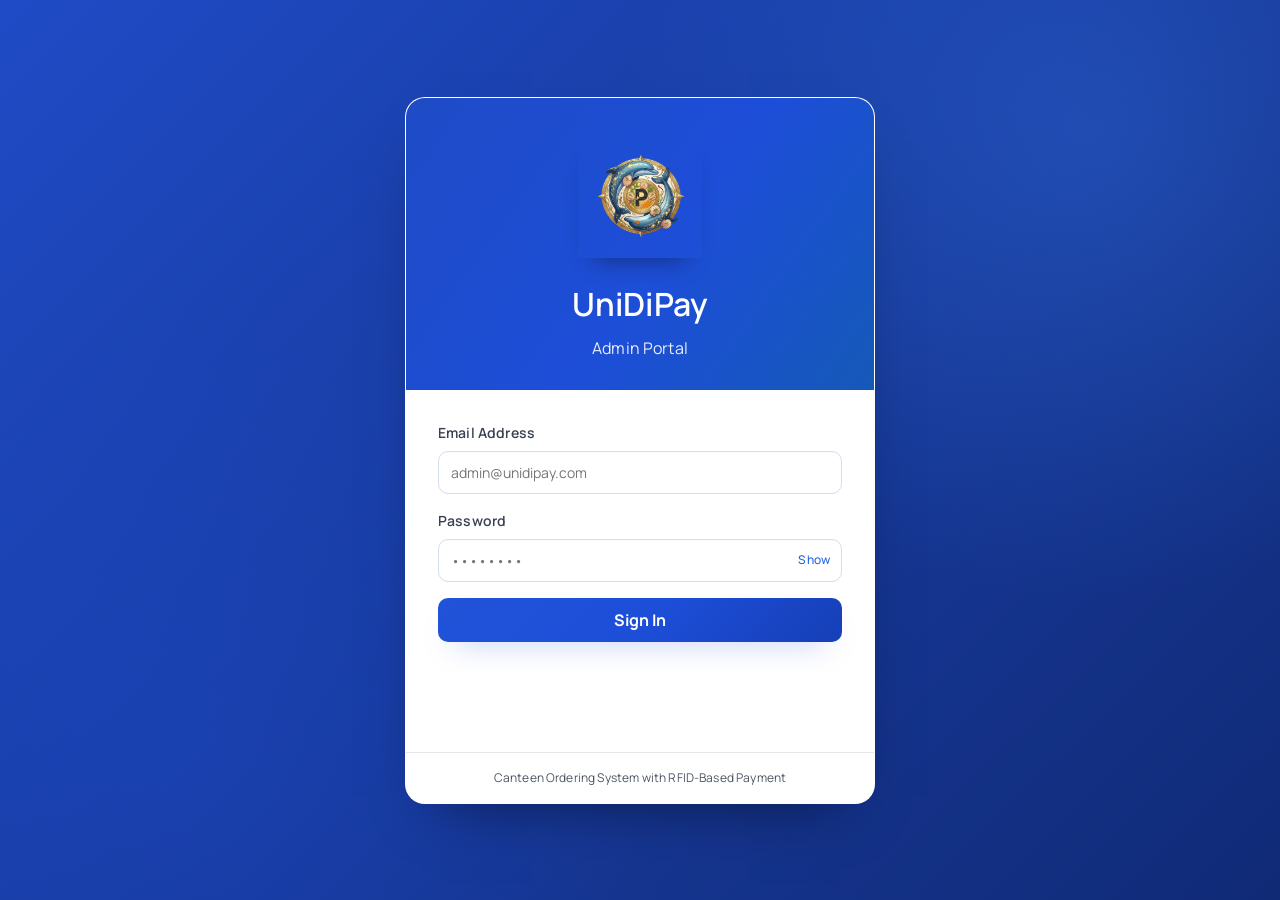
<file: index.html>
<!DOCTYPE html>
<html lang="en">
<head>
    <meta charset="UTF-8">
    <meta name="viewport" content="width=device-width, initial-scale=1.0">
    <title>UniDiPay - Admin Login</title>
    <link rel="stylesheet" href="css/style.css">
</head>
<body class="login-page">
    <div class="login-container">
        <div class="login-card">
            <div class="login-header">
                <div class="logo">
                    <img src="assets/UNIDIPAY%20LOGO.png" alt="UniDiPay Logo" class="logo-img" data-brand="true">
                </div>
                <h1>UniDiPay</h1>
                <p>Admin Portal</p>
            </div>

            <div id="error-message" class="error-message" style="display: none;"></div>

            <form id="loginForm" class="login-form">
                <div class="form-group" id="nameGroup" style="display: none;">
                    <label for="name">Full Name</label>
                    <input type="text" id="name" name="name" placeholder="Enter your full name">
                </div>

                <div class="form-group">
                    <label for="email">Email Address</label>
                    <input type="email" id="email" name="email" required placeholder="admin@unidipay.com">
                </div>

               <div class="form-group">
    <label for="password">Password</label>

    <div class="password-wrapper">
        <input type="password" id="password" name="password" required placeholder="••••••••">
        <span id="togglePassword" class="toggle-password">Show</span>
    </div>
</div>



                <button type="submit" class="btn-primary" id="submitBtn">
                    <span class="btn-text">Sign In</span>
                    <span class="btn-loader" style="display: none;">
                        <div class="spinner"></div> Signing In...
                    </span>
                </button>
            </form>

            <div class="login-footer">
                <button id="toggleMode" class="link-button">
                    <!-- Need an admin account? Sign Up -->
                </button>
            </div>

            <div class="login-info">
                <p>Canteen Ordering System with RFID-Based Payment</p>
            </div>
        </div>
    </div>

    <script src="js/main.js"></script>
    <script>
        let isSignupMode = false;
        const form = document.getElementById('loginForm');
        const toggleBtn = document.getElementById('toggleMode');
        const submitBtn = document.getElementById('submitBtn');
        const btnText = document.querySelector('.btn-text');
        const btnLoader = document.querySelector('.btn-loader');
        const errorDiv = document.getElementById('error-message');
        const nameGroup = document.getElementById('nameGroup');
        const nameInput = document.getElementById('name');

        const togglePassword = document.getElementById('togglePassword');

        togglePassword.addEventListener('click', () => {
            if (password.type === 'password') {
                password.type = 'text';
                togglePassword.textContent = 'Hide';
            } else {
                password.type = 'password';
                togglePassword.textContent = 'Show';
            }
        });

        // Toggle between login and signup
        toggleBtn.addEventListener('click', () => {
            isSignupMode = !isSignupMode;
            
            if (isSignupMode) {
                nameGroup.style.display = 'block';
                nameInput.required = true;
                btnText.textContent = 'Create Admin Account';
                toggleBtn.textContent = 'Already have an account? Sign In';
            } else {
                nameGroup.style.display = 'none';
                nameInput.required = false;
                btnText.textContent = 'Sign In';
                toggleBtn.textContent = 'Need an admin account? Sign Up';
            }
            
            errorDiv.style.display = 'none';
        });

        // Handle form submission
        form.addEventListener('submit', async (e) => {
            e.preventDefault();
            
            const email = document.getElementById('email').value;
            const password = document.getElementById('password').value;
            const name = document.getElementById('name').value;
            
            // Show loader
            btnText.style.display = 'none';
            btnLoader.style.display = 'flex';
            submitBtn.disabled = true;
            errorDiv.style.display = 'none';
            
            try {
                const endpoint = isSignupMode 
                    ? 'php/api/auth.php?action=register'
                    : 'php/api/auth.php?action=login';
                
                const body = isSignupMode 
                    ? JSON.stringify({ name, email, password })
                    : JSON.stringify({ email, password });
                
                const response = await fetch(endpoint, {
                    method: 'POST',
                    headers: { 'Content-Type': 'application/json' },
                    body: body
                });
                
                const data = await response.json();
                
                if (data.success || data.admin) {
                    // Store admin info with role
                    const admin = data.admin;
                    localStorage.setItem('admin', JSON.stringify(admin));
                    
                    // Redirect based on role
                    const redirectUrl = getRoleBasedRedirect(admin.role);
                    window.location.href = redirectUrl;
                } else {
                    throw new Error(data.error || 'Authentication failed');
                }
            } catch (error) {
                errorDiv.textContent = error.message;
                errorDiv.style.display = 'block';
            } finally {
                btnText.style.display = 'inline';
                btnLoader.style.display = 'none';
                submitBtn.disabled = false;
            }
        });

        /**
         * Get redirect URL based on user role
         */
        function getRoleBasedRedirect(role) {
            const role_redirects = {
                'manager': 'dashboard.html',
                'staff': 'menu.html',
                'cashier': 'orders.html'
            };
            return role_redirects[role] || 'dashboard.html';
        }

        // Check if already logged in
        checkAuth().then(isAuthenticated => {
            if (isAuthenticated) {
                // Get user role from session via API
                fetch('php/api/auth.php?action=check')
                    .then(r => r.json())
                    .then(data => {
                        if (data.loggedIn && data.admin) {
                            const redirectUrl = getRoleBasedRedirect(data.admin.role);
                            window.location.href = redirectUrl;
                        }
                    });
            }
        });
    </script>
</body>
</html>
</file>
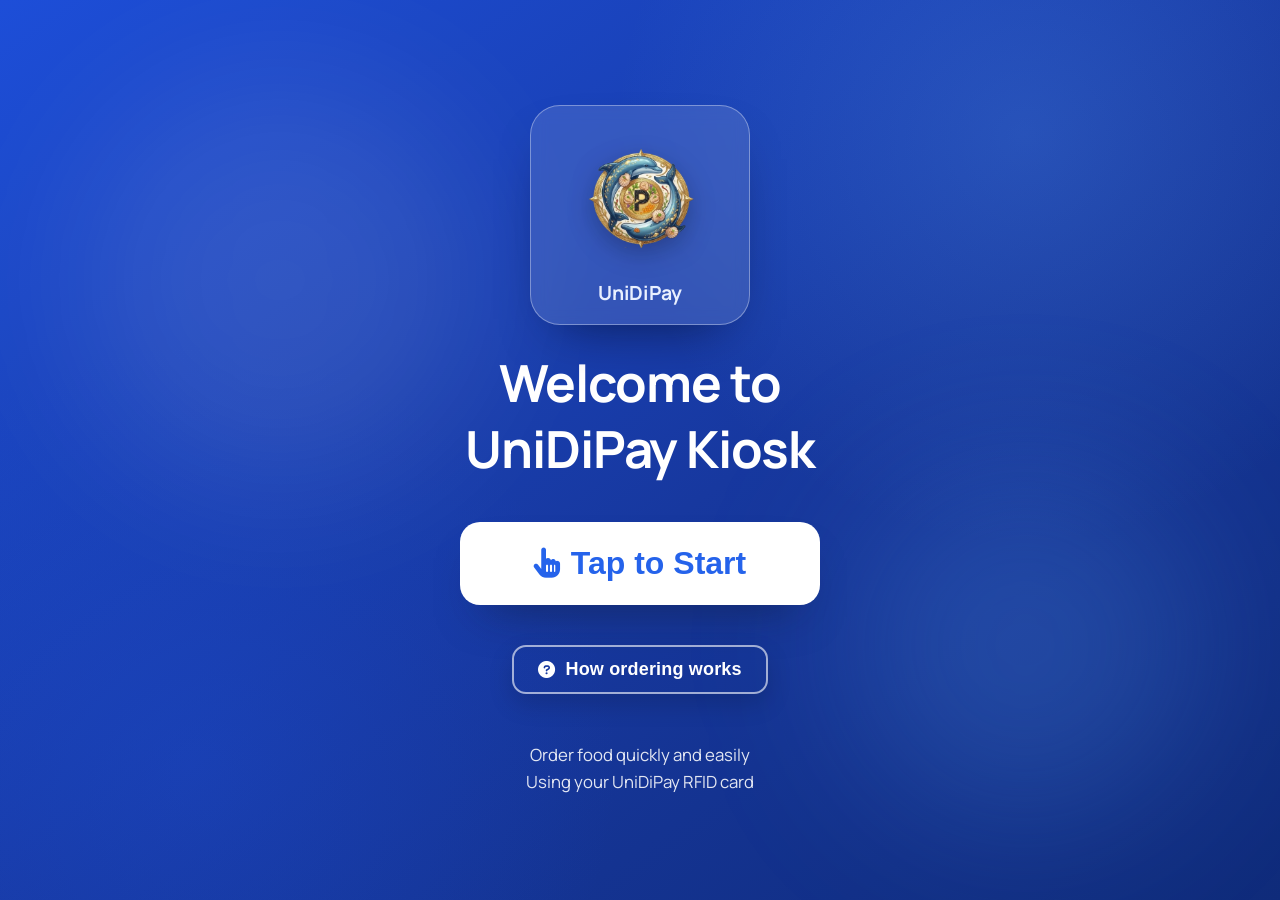
<file: kiosk/index.html>
<!DOCTYPE html>
<html lang="en">
<head>
    <meta charset="UTF-8">
    <meta name="viewport" content="width=device-width, initial-scale=1.0">
    <title>UniDiPay Kiosk System</title>
    <link rel="stylesheet" href="https://cdnjs.cloudflare.com/ajax/libs/font-awesome/6.0.0/css/all.min.css">
    <link rel="stylesheet" href="css/styles.css">
</head>
<body>
    <!-- Start Screen -->
    <div id="startScreen" class="screen active">
        <div class="background-shapes">
            <div class="shape shape-1"></div>
            <div class="shape shape-2"></div>
        </div>
        
        <div class="content-center">
            <div class="logo-container">
                <div class="logo-box">
                    <div class="logo-icon">
                        <img src="../assets/UNIDIPAY%20LOGO.png" alt="UniDiPay Logo" class="kiosk-brand-logo" data-kiosk-brand="start">
                    </div>
                    <span class="logo-text">UniDiPay</span>
                </div>
                <h1 class="welcome-title">Welcome to<br />UniDiPay Kiosk</h1>
            </div>

            <button class="btn-start" onclick="goToScreen('categoryScreen')">
                <i class="fa-solid fa-hand-pointer" aria-hidden="true"></i>
                <span>Tap to Start</span>
            </button>

            <button class="btn-ghost" onclick="showOrderingFAQ()">
                <i class="fa-solid fa-circle-question" aria-hidden="true"></i>
                <span>How ordering works</span>
            </button>

            <p class="footer-text">
                Order food quickly and easily<br />
                Using your UniDiPay RFID card
            </p>
        </div>
    </div>

    <!-- Category Selection Screen -->
    <div id="categoryScreen" class="screen">
        <div class="header">
            <div class="header-left">
                <button class="back-button" onclick="goToScreen('startScreen')" aria-label="Back to Start">
                    <i class="fa-solid fa-arrow-left" aria-hidden="true"></i>
                </button>
                <div class="header-logo">
                    <div class="header-logo-icon">
                        <img src="../assets/UNIDIPAY%20LOGO.png" alt="UniDiPay Logo" class="kiosk-brand-logo kiosk-brand-logo-small" data-kiosk-brand="header">
                    </div>
                </div>
                <h1>Select Category</h1>
            </div>
            <button class="cart-button" onclick="goToCart()">
                <i class="fa-solid fa-cart-shopping" aria-hidden="true"></i>
                <span class="cart-badge" id="cartBadge">0</span>
            </button>
        </div>

        <div class="categories-grid">
            <button class="category-card category-meals" onclick="loadMenuItems('Meals')">
                <div class="category-icon">
                    <i class="fa-solid fa-utensils" aria-hidden="true"></i>
                </div>
                <span>Meals</span>
            </button>

            <button class="category-card category-drinks" onclick="loadMenuItems('Drinks')">
                <div class="category-icon">
                    <i class="fa-solid fa-mug-hot" aria-hidden="true"></i>
                </div>
                <span>Drinks</span>
            </button>

            <button class="category-card category-snacks" onclick="loadMenuItems('Snacks')">
                <div class="category-icon">
                    <i class="fa-solid fa-cookie-bite" aria-hidden="true"></i>
                </div>
                <span>Snacks</span>
            </button>

            <button class="category-card category-desserts" onclick="loadMenuItems('Desserts')">
                <div class="category-icon">
                    <i class="fa-solid fa-ice-cream" aria-hidden="true"></i>
                </div>
                <span>Desserts</span>
            </button>
        </div>
    </div>

    <!-- Menu Items Screen -->
    <div id="menuScreen" class="screen">
        <div class="header">
            <div class="header-left">
                <button class="back-button" onclick="goToScreen('categoryScreen')">
                    <i class="fa-solid fa-arrow-left" aria-hidden="true"></i>
                </button>
                <h1 id="menuTitle">Menu Items</h1>
            </div>
            <button class="cart-button" onclick="goToCart()">
                <i class="fa-solid fa-cart-shopping" aria-hidden="true"></i>
                <span class="cart-badge" id="cartBadge2">0</span>
            </button>
        </div>

        <div class="menu-items-grid" id="menuItemsContainer">
           
        </div>
    </div>

    <!-- Cart Screen -->
    <div id="cartScreen" class="screen">
        <div class="header">
            <div class="header-left">
                <button class="back-button" onclick="goBackFromCart()">
                    <i class="fa-solid fa-arrow-left" aria-hidden="true"></i>
                </button>
                <h1>Your Order</h1>
            </div>
        </div>

        <div class="cart-content" id="cartContent">
            <!-- Cart items will be loaded here -->
        </div>
    </div>

    <!-- Payment Screen -->
    <div id="paymentScreen" class="screen">
        <div class="header">
            <div class="header-left">
                <button class="back-button" onclick="goToScreen('cartScreen')">
                    <i class="fa-solid fa-arrow-left" aria-hidden="true"></i>
                </button>
                <h1>Payment</h1>
            </div>
        </div>

        <div class="payment-content">
            <div class="order-summary-box">
                <div class="summary-row">
                    <span>Order Type</span>
                    <span id="paymentOrderType">-</span>
                </div>


                <div class="summary-row total-row">
                    <span>Total Amount</span>
                    <span id="paymentTotal" class="total-amount">₱0.00</span>
                </div>
            </div>

            <div id="rfidPrompt" class="rfid-prompt">
                <div class="rfid-animation">
                    <div class="ripple ripple-1"></div>
                    <div class="ripple ripple-2"></div>
                    <div class="card-icon">
                        <i class="fa-solid fa-credit-card" aria-hidden="true"></i>
                    </div>
                </div>
                <h2>Tap Your UniDiPay Card</h2>
                <p>Please hold your RFID card near the reader</p>
            </div>

            <div id="processingPrompt" class="processing-prompt" style="display: none;">
                <div class="spinner"></div>
                <h2>Processing Payment...</h2>
                <p>Please wait</p>
            </div>

            <!-- Simulate Card Input -->
            <div class="card-input-container is-hidden">
                <input type="text" id="nfcCardInput" placeholder="Enter RFID Card ID (e.g., RFID001)" class="nfc-input">
                <button class="btn-primary btn-full" onclick="processPayment()">Tap Card to Pay</button>
            </div>
        </div>
    </div>

    <!-- Success Screen -->
    <div id="successScreen" class="screen">
        <div class="background-shapes success-bg">
            <div class="shape shape-success-1"></div>
            <div class="shape shape-success-2"></div>
        </div>

        <div class="content-center">
            <div class="success-icon-wrapper">
                <div class="success-ripple"></div>
                <div class="success-icon">
                    <i class="fa-solid fa-circle-check" aria-hidden="true"></i>
                </div>
            </div>

            <h1 class="success-title">Order Successful!</h1>

            <div class="order-number-box">
                <p>Your Order Number</p>
                <div class="order-number" id="orderNumber">ORD-000000</div>
            </div>

            <div class="order-info-box">
                <p>Please wait for your order to be prepared</p>
                <p class="order-info-sub">You will be notified when your order is ready for pickup</p>
            </div>

            <div class="countdown-text">
                Returning to start in <span id="countdown">10</span> seconds
            </div>

            <button class="btn-primary btn-large" onclick="resetKiosk()">Return to Start</button>
        </div>
    </div>

    <script src="js/config.js"></script>
    <script src="js/cart.js"></script>
    <script src="js/api.js"></script>
    <script src="js/app.js"></script>

    <!-- Ordering FAQ Modal -->
    <div id="orderingFaqModal" class="modal" aria-hidden="true">
        <div class="modal-backdrop" onclick="hideOrderingFAQ()"></div>
        <div class="modal-dialog" role="dialog" aria-modal="true" aria-labelledby="faqTitle">
            <div class="modal-header">
                <h2 id="faqTitle"><i class="fa-solid fa-route" aria-hidden="true"></i> How ordering works</h2>
                <button class="modal-close" aria-label="Close" onclick="hideOrderingFAQ()">
                    <i class="fa-solid fa-xmark" aria-hidden="true"></i>
                </button>
            </div>
            <div class="modal-body">
                <ol class="faq-steps">
                    <li><span class="faq-step-icon"><i class="fa-solid fa-hand-pointer" aria-hidden="true"></i></span><span class="faq-step-text">Tap "Tap to Start" to open the kiosk.</span></li>
                    <li><span class="faq-step-icon"><i class="fa-solid fa-list" aria-hidden="true"></i></span><span class="faq-step-text">Select a category (Meals, Drinks, Snacks, Desserts) to view its items.</span></li>
                    <li><span class="faq-step-icon"><i class="fa-solid fa-plus" aria-hidden="true"></i></span><span class="faq-step-text">Tap "Add" on any item you want; you can switch categories and keep adding.</span></li>
                    <li><span class="faq-step-icon"><i class="fa-solid fa-cart-shopping" aria-hidden="true"></i></span><span class="faq-step-text">Open the cart (top right) to review your picks, change quantities, or remove items.</span></li>
                    <li><span class="faq-step-icon"><i class="fa-solid fa-utensils" aria-hidden="true"></i></span><span class="faq-step-text">Choose your order type: Dine In (eat here) or Take Out (to-go packaging).</span></li>
                    <li><span class="faq-step-icon"><i class="fa-solid fa-receipt" aria-hidden="true"></i></span><span class="faq-step-text">Verify prices and totals in the cart; adjust items until the total is correct.</span></li>
                    <li><span class="faq-step-icon"><i class="fa-solid fa-arrow-right" aria-hidden="true"></i></span><span class="faq-step-text">Tap "Proceed to Payment" to continue.</span></li>
                    <li><span class="faq-step-icon"><i class="fa-solid fa-credit-card" aria-hidden="true"></i></span><span class="faq-step-text">Tap your UniDiPay card on the reader or enter your RFID Card ID; make sure your balance covers the total.</span></li>
                    <li><span class="faq-step-icon"><i class="fa-solid fa-circle-check" aria-hidden="true"></i></span><span class="faq-step-text">Wait for "Processing Payment" and then "Order Successful"-your order number appears on screen.</span></li>
                    <li><span class="faq-step-icon"><i class="fa-solid fa-hourglass-half" aria-hidden="true"></i></span><span class="faq-step-text">Keep the order number for pickup; the kiosk will auto-reset after the countdown.</span></li>
                    <li><span class="faq-step-icon"><i class="fa-solid fa-id-card" aria-hidden="true"></i></span><span class="faq-step-text">To claim your order, please show your Student ID to the staff when your order number is called.</span></li>
                </ol>
            </div>
        </div>
    </div>
</body>
</html>
</file>
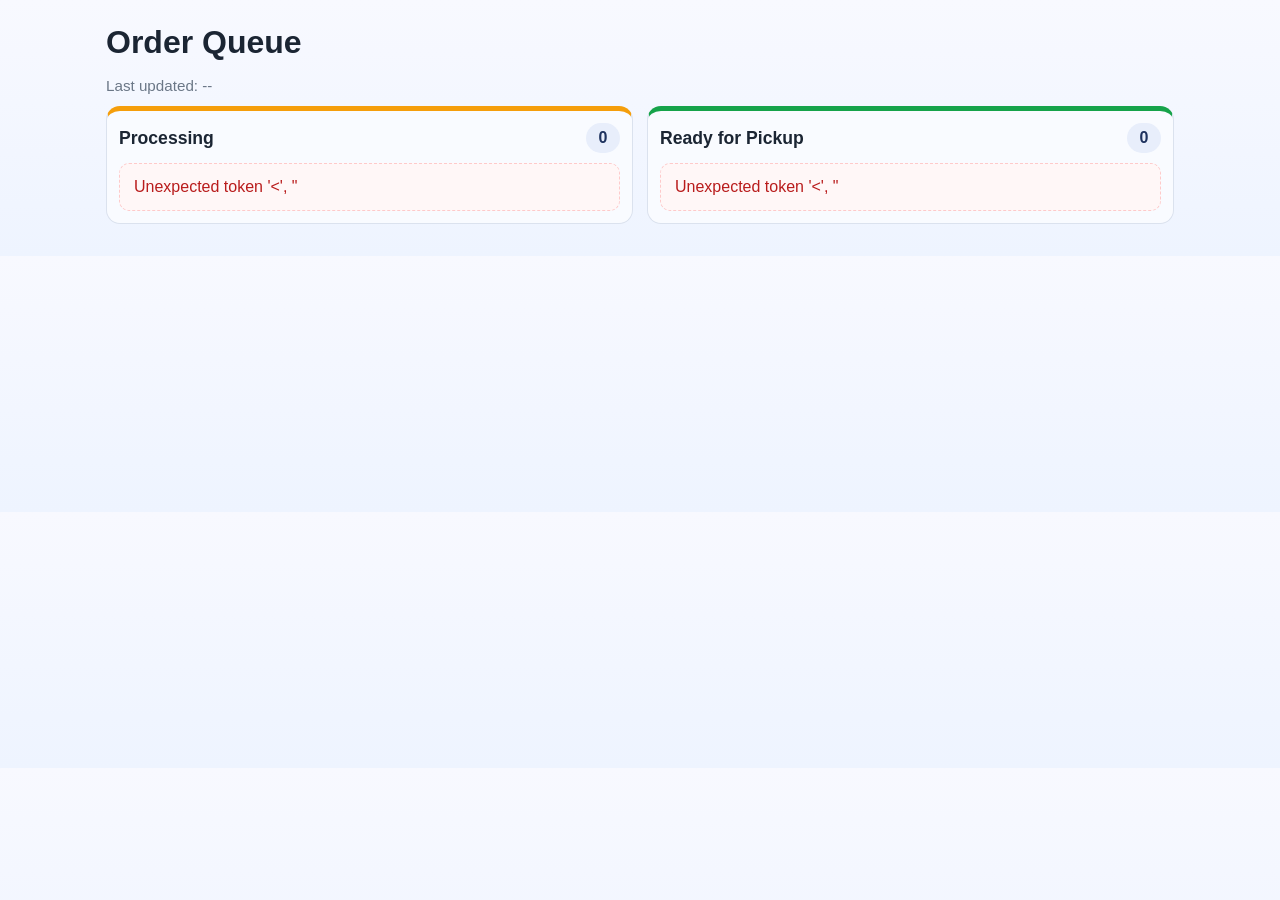
<file: Order queuing/index.html>
<!DOCTYPE html>
<html lang="en">
<head>
	<meta charset="UTF-8">
	<meta name="viewport" content="width=device-width, initial-scale=1.0">
	<title>Order Queue</title>
	<link rel="stylesheet" href="style.css">
</head>
<body>
	<main class="queue-page">
		<header class="queue-header">
			<h1>Order Queue</h1>
		</header>

		<section>
			<p id="lastUpdated" class="last-updated">Last updated: --</p>
			<div class="queue-board">
				<section class="queue-column queue-column-processing">
					<div class="column-header">
						<h2>Processing</h2>
						<span id="processingCount" class="count-badge">0</span>
					</div>
					<div id="processingList" class="order-list">
						<p class="loading-message">Loading processing orders...</p>
					</div>
				</section>

				<section class="queue-column queue-column-ready">
					<div class="column-header">
						<h2>Ready for Pickup</h2>
						<span id="readyCount" class="count-badge">0</span>
					</div>
					<div id="readyList" class="order-list">
						<p class="loading-message">Loading ready orders...</p>
					</div>
				</section>
			</div>
		</section>
	</main>

	<script src="OrderQueuing.js"></script>
</body>
</html>
</file>
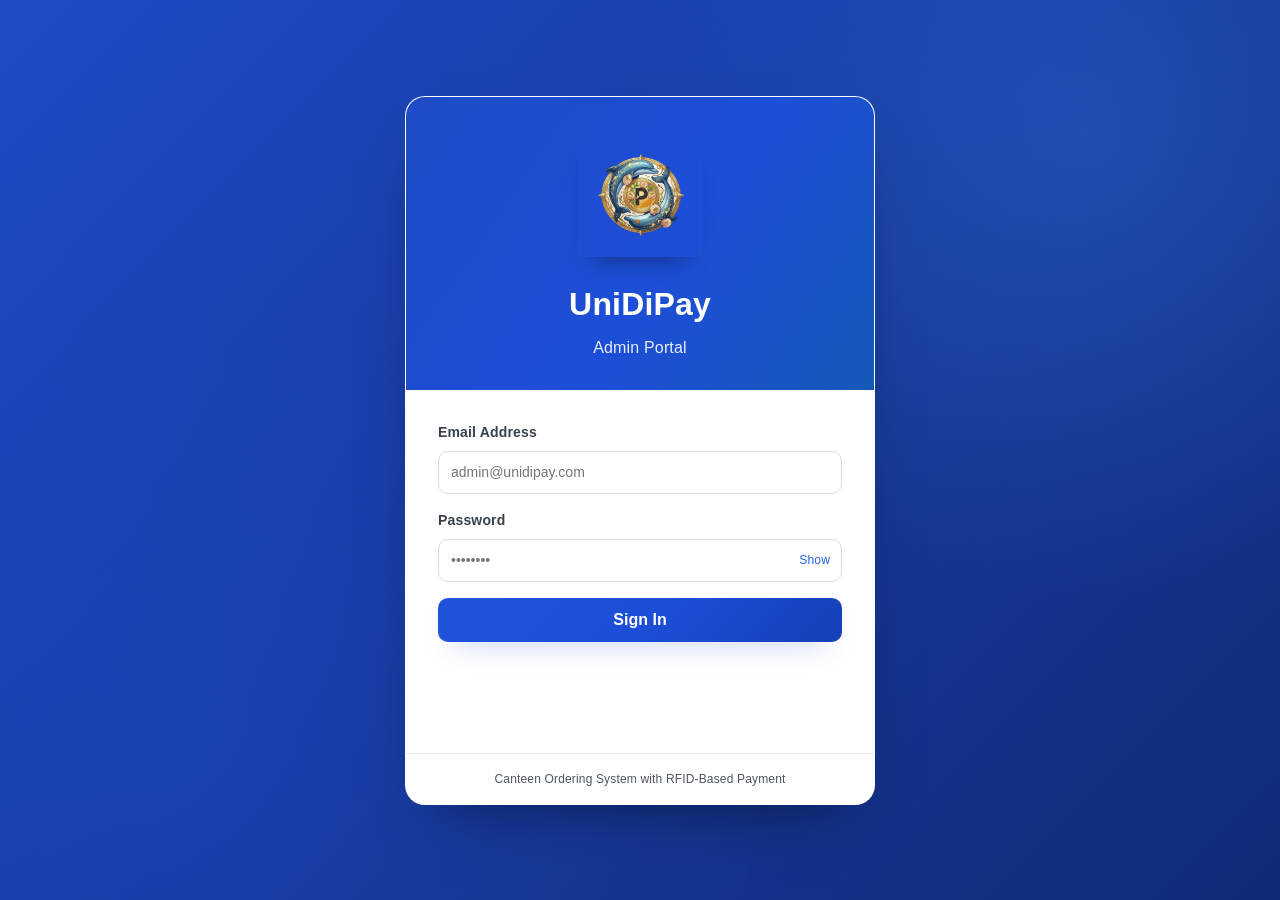
<file: dashboard.html>
<!DOCTYPE html>
<html lang="en">
<head>
    <meta charset="UTF-8">
    <meta name="viewport" content="width=device-width, initial-scale=1.0">
    <title>Dashboard - UniDiPay Admin</title>
    <link rel="stylesheet" href="css/style.css">
</head>
<body>
    <div class="dashboard-layout">
        <!-- Sidebar -->
        <aside class="sidebar">
            <div class="sidebar-header">
                <div class="sidebar-logo">UD</div>
                <div class="sidebar-title">
                    <h2>UniDiPay</h2>
                    <p>Admin Portal</p>
                </div>
            </div>

                <nav class="sidebar-nav">
                <a href="dashboard.html" class="nav-item ">
                    📊 Dashboard
                </a>
                <a href="users.html" class="nav-item">
                    👥 User Management
                </a>
                <a href="EmloyeeRoles.html" class="nav-item">
                    👥 Emloyee Roles
                </a>
                <a href="nfc.html" class="nav-item">
                    💳 RFID Management
                </a>
                <a href="menu.html" class="nav-item">
                    🍽️ Menu Management
                </a>
                <a href="orders.html" class="nav-item">
                    📦 Order Monitoring
                </a>
                <a href="reports.html" class="nav-item">
                    📊 Records & Reports
                </a>
                <a href="Uniform.html" class="nav-item">
                    👔 Uniforms
                </a>
                <a href="shifts.html" class="nav-item">
                    🕒 Shifts
                </a>
            </nav>

            <div class="sidebar-footer">
                © 2025 UniDiPay System<br>Version 1.0.0
            </div>
        </aside>

        <!-- Main Content -->
        <main class="main-content">
            <header class="header">
                <div class="header-title">
                    <h1>UniDiPay Admin System</h1>
         
                </div>
                <div class="header-actions">
                    <span id="adminName"></span>
                    <button class="btn btn-secondary" id="logoutBtn">
                        🚪 Logout
                    </button>
                </div>
            </header>

            <div class="content">
                <div class="flex justify-between items-center mb-4">
                    <div>
                        <h2>Dashboard Overview</h2>
                        <p style="color: var(--gray-600); margin-top: 4px;">Welcome to UniDiPay Admin System</p>
                    </div>
                    <!-- <button class="btn btn-primary" id="loadDemoBtn">
                        Load Demo Data
                    </button> -->
                </div>

                <!-- Stats Grid -->
                <div class="stats-grid" id="statsGrid">
                    <div class="stat-card">
                        <div class="stat-info">
                            <div class="stat-label">Total Users</div>
                            <div class="stat-value" id="totalUsers">0</div>
                        </div>
                        <div class="stat-icon blue"><i class="fa-solid fa-users" aria-hidden="true"></i></div>
                    </div>

                    <div class="stat-card">
                        <div class="stat-info">
                            <div class="stat-label">Total Employees</div>
                            <div class="stat-value" id="totalEmployees">0</div>
                        </div>
                        <div class="stat-icon green"><i class="fa-solid fa-user-tie" aria-hidden="true"></i></div>
                    </div>

                    <div class="stat-card">
                        <div class="stat-info">
                            <div class="stat-label">Menu Items</div>
                            <div class="stat-value" id="totalMenuItems">0</div>
                        </div>
                        <div class="stat-icon green"><i class="fa-solid fa-utensils" aria-hidden="true"></i></div>
                    </div>

                    <div class="stat-card">
                        <div class="stat-info">
                            <div class="stat-label">RFID Cards</div>
                            <div class="stat-value" id="totalNfcCards">0</div>
                        </div>
                        <div class="stat-icon purple"><i class="fa-solid fa-credit-card" aria-hidden="true"></i></div>
                    </div>

                    <div class="stat-card">
                        <div class="stat-info">
                            <div class="stat-label">Pending Orders</div>
                            <div class="stat-value" id="pendingOrders">0</div>
                        </div>
                        <div class="stat-icon yellow"><i class="fa-solid fa-hourglass-half" aria-hidden="true"></i></div>
                    </div>

                    <div class="stat-card">
                        <div class="stat-info">
                            <div class="stat-label">Completed Orders</div>
                            <div class="stat-value" id="completedOrders">0</div>
                        </div>
                        <div class="stat-icon emerald"><i class="fa-solid fa-circle-check" aria-hidden="true"></i></div>
                    </div>
                </div>

                <!-- Recent Transactions & Low Balance -->
                <div class="grid grid-cols-2" style="margin-top: 24px;">
                    <div class="card">
                        <div class="card-header">
                            <h3 class="card-title">Recent Transactions</h3>
                        </div>
                        <div class="card-body">
                            <div id="recentTransactions"></div>
                        </div>
                    </div>

                    <div class="card">
                        <div class="card-header">
                            <h3 class="card-title">Low Balance Cards</h3>
                        </div>
                        <div class="card-body">
                            <div id="lowBalanceCards"></div>
                        </div>
                    </div>
                </div>
            </div>
        </main>
    </div>

    <script src="js/main.js"></script>
    <script>
        const UniDiPay = window.UniDiPay;

        // Protect page
        protectPage();

        // Initialize
        initDashboard();
        loadDashboardStats();

        // Load demo data button
        const loadDemoBtn = document.getElementById('loadDemoBtn');
        if (loadDemoBtn) {
            loadDemoBtn.addEventListener('click', loadDemoData);
        }

        /**
         * Load dashboard statistics
         */
        async function loadDashboardStats() {
            try {
                console.log('Loading dashboard stats...');
                const data = await apiRequest('reports.php?action=dashboard_stats');
                console.log('Dashboard stats received:', data);

                // Update stats
                document.getElementById('totalUsers').textContent = data.total_users || 0;
                document.getElementById('totalEmployees').textContent = data.total_employees || 0;
                document.getElementById('totalMenuItems').textContent = data.total_menu_items || 0;
                document.getElementById('totalNfcCards').textContent = data.total_nfc_cards || 0;
                document.getElementById('pendingOrders').textContent = data.pending_orders || 0;
                document.getElementById('completedOrders').textContent = data.completed_orders || 0;

                // Display recent transactions
                displayRecentTransactions(data.recent_transactions || []);

                // Display low balance cards
                displayLowBalanceCards(data.low_balance_cards || []);

            } catch (error) {
                console.error('Error loading dashboard stats:', error);
                showError('Failed to load dashboard statistics');
            }
        }

        /**
         * Display recent transactions
         */
        function displayRecentTransactions(transactions) {
            const container = document.getElementById('recentTransactions');

            if (transactions.length === 0) {
                container.innerHTML = '<div class="empty-state"><p>No recent transactions</p></div>';
                return;
            }

            container.innerHTML = transactions.slice(0, 5).map(t => `
                <div style="padding: 12px; background: var(--gray-50); border-radius: 8px; margin-bottom: 12px;">
                    <div style="display: flex; justify-content: space-between; align-items: center;">
                        <div>
                            <div style="font-weight: 500;">${t.card_id}</div>
                            <div style="font-size: 12px; color: var(--gray-600);">${t.reason || 'Transaction'}</div>
                        </div>
                        <div style="text-align: right;">
                            <div style="font-weight: 500; color: ${t.type === 'debit' ? 'var(--danger)' : 'var(--success)'};">
                                ${t.type === 'debit' ? '-' : '+'}${formatCurrency(t.amount)}
                            </div>
                            <div style="font-size: 12px; color: var(--gray-600);">
                                ${new Date(t.created_at).toLocaleDateString()}
                            </div>
                        </div>
                    </div>
                </div>
            `).join('');
        }

        /**
         * Display low balance cards
         */
        function displayLowBalanceCards(cards) {
            const container = document.getElementById('lowBalanceCards');

            if (cards.length === 0) {
                container.innerHTML = '<div class="empty-state"><p>All cards have sufficient balance</p></div>';
                return;
            }

            container.innerHTML = cards.slice(0, 5).map(card => `
                <div style="padding: 12px; background: #FEE2E2; border: 1px solid #FCA5A5; border-radius: 8px; margin-bottom: 12px;">
                    <div style="display: flex; justify-content: space-between; align-items: center;">
                        <div>
                            <div style="font-weight: 500;">${card.card_id}</div>
                            <div style="font-size: 12px; color: var(--gray-600);">Student ID: ${card.student_id}</div>
                        </div>
                        <div style="text-align: right;">
                            <div style="font-weight: 500; color: var(--danger);">
                                ${formatCurrency(card.balance)}
                            </div>
                            <span class="badge badge-danger">Low</span>
                        </div>
                    </div>
                </div>
            `).join('');
        }

        /**
         * Load demo data (for initial setup)
         */
        async function loadDemoData() {
            if (!confirm('This will initialize the database with demo data. Continue?')) {
                return;
            }

            try {
                showSuccess('Demo data loaded successfully! Please refresh the page.');
                alert('To load demo data, import the sample_data.sql file from phpMyAdmin');
                location.reload();
            } catch (error) {
                showError('Failed to load demo data');
                console.error(error);
            }
        }

        // Auto refresh every 30 seconds
        setInterval(loadDashboardStats, 30000);
    </script>
</body>
</html>
</file>
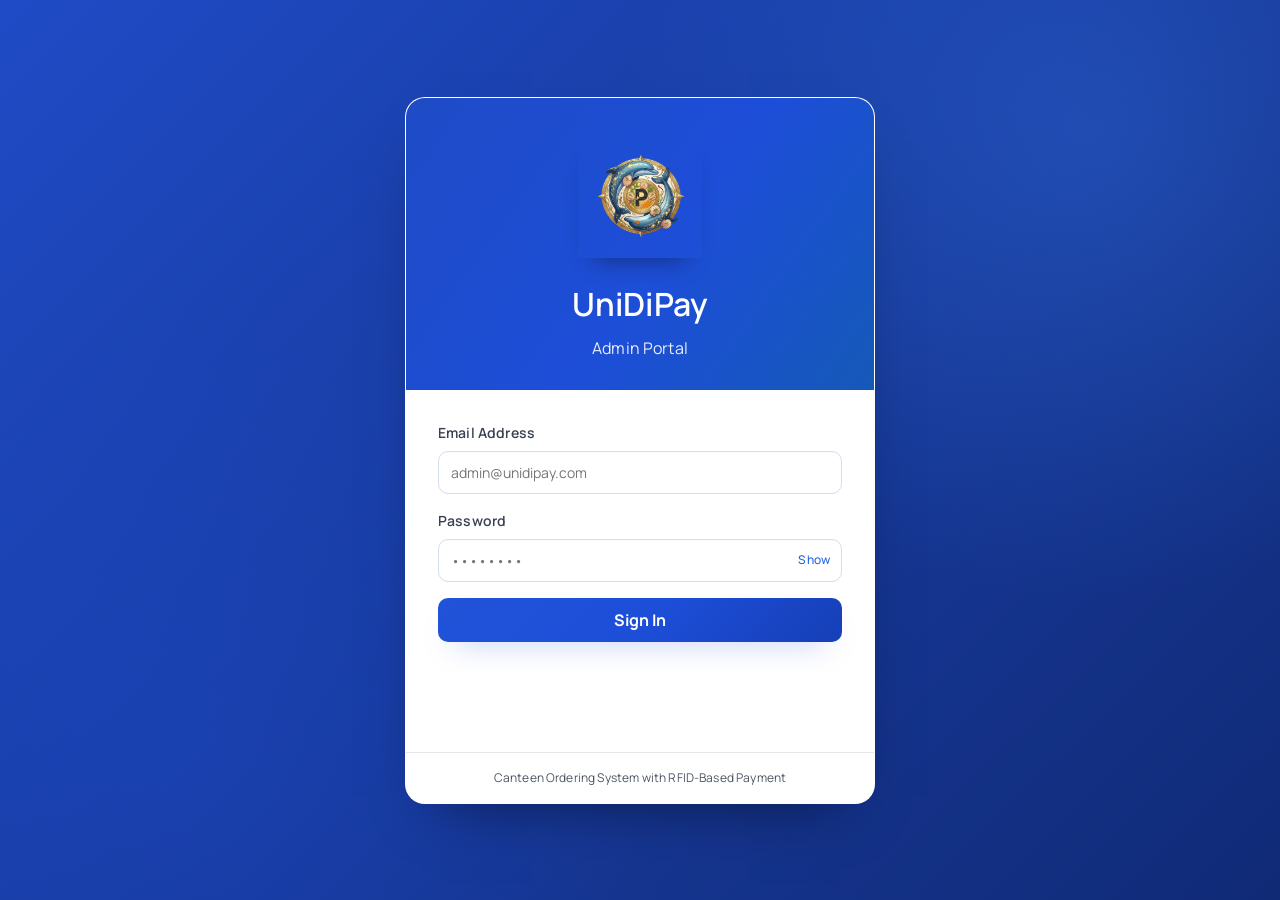
<file: EmloyeeRoles.html>
<!DOCTYPE html>
<html lang="en">
<head>
    <meta charset="UTF-8">
    <meta name="viewport" content="width=device-width, initial-scale=1.0">
    <title>Employee Roles - UniDiPay Admin</title>
    <link rel="stylesheet" href="css/style.css">
</head>
<body>
    <div class="dashboard-layout">
        <!-- Sidebar -->
        <aside class="sidebar">
            <div class="sidebar-header">
                <div class="sidebar-logo">UD</div>
                <div class="sidebar-title">
                    <h2>UniDiPay</h2>
                    <p>Admin Portal</p>
                </div>
            </div>

               <nav class="sidebar-nav">
                <a href="dashboard.html" class="nav-item ">
                    📊 Dashboard
                </a>
                <a href="users.html" class="nav-item">
                    👥 User Management
                </a>
                <a href="EmloyeeRoles.html" class="nav-item">
                    👥 Emloyee Roles
                </a>
                <a href="nfc.html" class="nav-item">
                    💳 RFID Management
                </a>
                <a href="menu.html" class="nav-item">
                    🍽️ Menu Management
                </a>
                <a href="orders.html" class="nav-item">
                    📦 Order Monitoring
                </a>
                <a href="reports.html" class="nav-item">
                    📊 Records & Reports
                </a>
                <a href="Uniform.html" class="nav-item">
                    👔 Uniforms
                </a>
                <a href="shifts.html" class="nav-item">
                    🕒 Shifts
                </a>
            </nav>


            <div class="sidebar-footer">
                © 2025 UniDiPay System<br>Version 1.0.0
            </div>
        </aside>

        <!-- Main Content -->
        <main class="main-content">
            <header class="header">
                <div class="header-title">
                    <h1>Employee Roles Management</h1>
                    <p>Create and manage employee accounts with different roles</p>
                </div>
                <div class="header-actions">
                    <span id="adminName"></span>
                    <button class="btn btn-secondary" id="logoutBtn">
                        🚪 Logout
                    </button>
                </div>
            </header>

            <div class="content-section">
                <!-- Create Employee Form -->
                <div class="card">
                    <div class="card-header">
                        <h2>Create New Employee Account</h2>
                    </div>
                    <div class="card-body">
                        <form id="createEmployeeForm" class="employee-form">
                            <div class="form-row">
                                <div class="form-group">
                                    <label for="empName">Full Name *</label>
                                    <input type="text" id="empName" name="name" required placeholder="Enter employee full name">
                                </div>
                                <div class="form-group">
                                    <label for="empEmail">Email Address *</label>
                                    <input type="email" id="empEmail" name="email" required placeholder="Enter employee email">
                                </div>
                            </div>

                            <div class="form-row">
                                <div class="form-group">
                                    <label for="empPassword">Password *</label>
                                    <input type="password" id="empPassword" name="password" required placeholder="Enter password">
                                </div>
                                <div class="form-group">
                                    <label for="empRole">Role *</label>
                                    <select id="empRole" name="role" required>
                                        <option value="">Select Role</option>
                                        <option value="manager">Manager</option>
                                        <option value="staff">Staff</option>
                                        <option value="cashier">Cashier</option>
                                    </select>
                                </div>
                            </div>

                            <div id="formMessage" class="form-message" style="display: none;"></div>

                            <div class="form-actions">
                                <button type="submit" class="btn btn-primary">
                                    <span class="btn-text">Create Employee Account</span>
                                    <span class="btn-loader" style="display: none;">
                                        <div class="spinner"></div> Creating...
                                    </span>
                                </button>
                                <button type="reset" class="btn btn-secondary">Clear Form</button>
                            </div>
                        </form>
                    </div>
                </div>

                <!-- Employee List -->
                <div class="card">
                    <div class="card-header">
                        <h2>Employee List</h2>
                        <button class="btn btn-secondary" id="refreshBtn"><i class="fa-solid fa-rotate-right" aria-hidden="true"></i> Refresh</button>
                    </div>
                    <div class="card-body">
                        <div id="employeeList" class="employee-table-container">
                            <!-- Employee list will be loaded here -->
                        </div>
                    </div>
                </div>

                <div class="activity-log-container">
                    <h3>Recent Employee Role Activity</h3>
                    <div id="activityLogList" class="activity-log-list">
                        <div style="padding:12px;color:var(--gray-600);text-align:center;">Loading activity...</div>
                    </div>
                </div>
            </div>
        </main>
    </div>

    <!-- Edit Employee Modal -->
    <div id="editModal" class="modal">
        <div class="modal-content">
            <div class="modal-header">
                <h2>Edit Employee</h2>
                <button class="modal-close" id="closeEditModal">&times;</button>
            </div>
            <div class="modal-body">
                <form id="editEmployeeForm" class="employee-form">
                    <input type="hidden" id="editEmpId" name="id">
                    
                    <div class="form-group">
                        <label for="editEmpName">Full Name</label>
                        <input type="text" id="editEmpName" name="name" placeholder="Enter employee full name">
                    </div>

                    <div class="form-group">
                        <label for="editEmpEmail">Email Address</label>
                        <input type="email" id="editEmpEmail" name="email" placeholder="Enter employee email">
                    </div>

                    <div class="form-group">
                        <label for="editEmpPassword">New Password (leave blank to keep current)</label>
                        <input type="password" id="editEmpPassword" name="password" placeholder="Leave blank to keep current password">
                    </div>

                    <div class="form-group">
                        <label for="editEmpRole">Role</label>
                        <select id="editEmpRole" name="role">
                            <option value="manager">Manager</option>
                            <option value="staff">Staff</option>
                            <option value="cashier">Cashier</option>
                        </select>
                    </div>

                    <div class="form-group">
                        <label for="editEmpStatus">Status</label>
                        <select id="editEmpStatus" name="status">
                            <option value="active">Active</option>
                            <option value="inactive">Inactive</option>
                        </select>
                    </div>

                    <div id="editMessage" class="form-message" style="display: none;"></div>

                    <div class="form-actions">
                        <button type="submit" class="btn btn-primary">Save Changes</button>
                        <button type="button" class="btn btn-secondary" id="cancelEditBtn">Cancel</button>
                    </div>
                </form>
            </div>
        </div>
    </div>

    <!-- Delete Employee Confirmation Modal -->
    <div id="deleteEmployeeModal" class="modal" aria-hidden="true">
        <div class="modal-content" role="dialog" aria-modal="true" aria-labelledby="deleteEmployeeModalTitle">
            <div class="modal-header">
                <h3 id="deleteEmployeeModalTitle">Delete Employee</h3>
                <button class="modal-close" id="closeDeleteEmployeeModal" aria-label="Close">
                    <i class="fa-solid fa-xmark" aria-hidden="true"></i>
                </button>
            </div>
            <div class="modal-body">
                <p style="margin: 0; color: var(--gray-700);">Are you sure you want to delete this employee<span id="deleteEmployeeName"></span>?</p>
            </div>
            <div class="modal-footer">
                <button type="button" class="btn btn-secondary" id="cancelDeleteEmployeeBtn" style="width: auto;">Cancel</button>
                <button type="button" class="btn btn-primary" id="confirmDeleteEmployeeBtn" style="width: auto; background: var(--danger); border-color: var(--danger); box-shadow: 0 10px 20px -14px rgba(239, 68, 68, 0.9);">
                    <i class="fa-solid fa-trash" aria-hidden="true"></i>
                    <span>Delete</span>
                </button>
            </div>
        </div>
    </div>

    <script src="js/main.js"></script>
    <script>
        let pendingDeleteEmployeeId = null;

        // Initialize page
        document.addEventListener('DOMContentLoaded', () => {
            UniDiPay.protectAdminPage().then(() => {
                initDashboard();
                loadEmployeeList();
                loadActivityLogs('Employee Role');
                setupEventListeners();
            });
        });

        /**
         * Setup event listeners
         */
        function setupEventListeners() {
            // Create Employee Form
            document.getElementById('createEmployeeForm').addEventListener('submit', handleCreateEmployee);
            
            // Refresh button
            document.getElementById('refreshBtn').addEventListener('click', loadEmployeeList);
            
            // Edit Modal
            document.getElementById('closeEditModal').addEventListener('click', closeEditModal);
            document.getElementById('cancelEditBtn').addEventListener('click', closeEditModal);
            document.getElementById('editEmployeeForm').addEventListener('submit', handleEditEmployee);

            // Delete Modal
            document.getElementById('closeDeleteEmployeeModal').addEventListener('click', closeDeleteEmployeeModal);
            document.getElementById('cancelDeleteEmployeeBtn').addEventListener('click', closeDeleteEmployeeModal);
            document.getElementById('confirmDeleteEmployeeBtn').addEventListener('click', confirmDeleteEmployee);
            
            // Close modal on outside click
            document.getElementById('editModal').addEventListener('click', (e) => {
                if (e.target.id === 'editModal') {
                    closeEditModal();
                }
            });

            document.getElementById('deleteEmployeeModal').addEventListener('click', (e) => {
                if (e.target.id === 'deleteEmployeeModal') {
                    closeDeleteEmployeeModal();
                }
            });

            document.addEventListener('keydown', (e) => {
                if (e.key === 'Escape' && document.getElementById('deleteEmployeeModal').classList.contains('show')) {
                    closeDeleteEmployeeModal();
                }
            });
        }

        /**
         * Load employee list from server
         */
        async function loadEmployeeList() {
            const container = document.getElementById('employeeList');
            container.innerHTML = '<div class="loading"><div class="loading-spinner"></div><p>Loading employees...</p></div>';
            
            try {
                const response = await fetch('php/api/EmloyeeRoles.php?action=all');
                const data = await response.json();
                
                if (!data.success) {
                    throw new Error(data.error || 'Failed to load employees');
                }
                
                const employees = data.employees || [];
                
                if (employees.length === 0) {
                    container.innerHTML = '<div class="empty-state"><div class="empty-icon"><i class="fa-solid fa-users" aria-hidden="true"></i></div><p>No employees yet. Create one using the form above.</p></div>';
                    return;
                }
                
                // Build table HTML
                const tableHTML = `
                    <table class="employees-table">
                        <thead>
                            <tr>
                                <th>Name</th>
                                <th>Email</th>
                                <th>Role</th>
                                <th>Status</th>
                                <th>Created</th>
                                <th>Actions</th>
                            </tr>
                        </thead>
                        <tbody>
                            ${employees.map(emp => `
                                <tr>
                                    <td>${emp.name}</td>
                                    <td>${emp.email}</td>
                                    <td><span class="badge badge-${emp.role}">${emp.role.toUpperCase()}</span></td>
                                    <td><span class="status-badge status-${emp.status}">${emp.status}</span></td>
                                    <td>${new Date(emp.created_at).toLocaleDateString()}</td>
                                    <td class="actions-cell">
                                        <button class="btn-icon btn-edit" onclick="openEditModal(${emp.id})" title="Edit" aria-label="Edit employee"><i class="fa-solid fa-pen" aria-hidden="true"></i></button>
                                        <button class="btn-icon btn-delete" onclick="deleteEmployee(${emp.id})" title="Delete" aria-label="Delete employee"><i class="fa-solid fa-trash" aria-hidden="true"></i></button>
                                    </td>
                                </tr>
                            `).join('')}
                        </tbody>
                    </table>
                `;
                
                container.innerHTML = tableHTML;
                
            } catch (error) {
                console.error('Error loading employees:', error);
                container.innerHTML = `<div class="error-state"><p>Error: ${error.message}</p></div>`;
            }
        }

        /**
         * Handle create employee form submission
         */
        async function handleCreateEmployee(e) {
            e.preventDefault();
            
            const form = e.target;
            const submitBtn = form.querySelector('button[type="submit"]');
            const btnText = submitBtn.querySelector('.btn-text');
            const btnLoader = submitBtn.querySelector('.btn-loader');
            const formMessage = document.getElementById('formMessage');
            
            const data = {
                name: document.getElementById('empName').value,
                email: document.getElementById('empEmail').value,
                password: document.getElementById('empPassword').value,
                role: document.getElementById('empRole').value
            };
            
            // Show loader
            btnText.style.display = 'none';
            btnLoader.style.display = 'flex';
            submitBtn.disabled = true;
            formMessage.style.display = 'none';
            
            try {
                const response = await fetch('php/api/EmloyeeRoles.php?action=create', {
                    method: 'POST',
                    headers: { 'Content-Type': 'application/json' },
                    body: JSON.stringify(data)
                });
                
                const result = await response.json();
                
                if (!result.success) {
                    throw new Error(result.error || 'Failed to create employee');
                }
                
                // Show success message
                formMessage.textContent = result.message || 'Employee created successfully!';
                formMessage.className = 'form-message success';
                formMessage.style.display = 'block';
                
                // Reset form
                form.reset();
                
                // Refresh employee list
                setTimeout(() => {
                    loadEmployeeList();
                    loadActivityLogs('Employee Role');
                }, 1000);
                
            } catch (error) {
                console.error('Error creating employee:', error);
                formMessage.textContent = 'Error: ' + error.message;
                formMessage.className = 'form-message error';
                formMessage.style.display = 'block';
            } finally {
                btnText.style.display = 'inline';
                btnLoader.style.display = 'none';
                submitBtn.disabled = false;
            }
        }

        /**
         * Open edit modal
         */
        async function openEditModal(employeeId) {
            try {
                const response = await fetch(`php/api/EmloyeeRoles.php?action=single&id=${employeeId}`);
                const data = await response.json();
                
                if (!data.success) {
                    throw new Error(data.error || 'Failed to load employee');
                }
                
                const emp = data.employee;
                
                document.getElementById('editEmpId').value = emp.id;
                document.getElementById('editEmpName').value = emp.name;
                document.getElementById('editEmpEmail').value = emp.email;
                document.getElementById('editEmpRole').value = emp.role;
                document.getElementById('editEmpStatus').value = emp.status;
                document.getElementById('editMessage').style.display = 'none';
                
                document.getElementById('editModal').classList.add('show');
                
            } catch (error) {
                console.error('Error opening edit modal:', error);
                UniDiPay.showError('Failed to load employee details');
            }
        }

        /**
         * Close edit modal
         */
        function closeEditModal() {
            document.getElementById('editModal').classList.remove('show');
            document.getElementById('editEmployeeForm').reset();
        }

        /**
         * Open delete confirmation modal
         */
        function openDeleteEmployeeModal(employeeId) {
            pendingDeleteEmployeeId = employeeId;

            const nameTarget = document.getElementById('deleteEmployeeName');
            const deleteBtn = document.querySelector(`button[onclick="deleteEmployee(${employeeId})"]`);
            const employeeName = deleteBtn?.closest('tr')?.querySelector('td')?.textContent?.trim();
            nameTarget.textContent = employeeName ? ` (${employeeName})` : '';

            const modal = document.getElementById('deleteEmployeeModal');
            modal.classList.add('show');
            modal.setAttribute('aria-hidden', 'false');
        }

        /**
         * Close delete confirmation modal
         */
        function closeDeleteEmployeeModal() {
            pendingDeleteEmployeeId = null;
            document.getElementById('deleteEmployeeName').textContent = '';
            const modal = document.getElementById('deleteEmployeeModal');
            modal.classList.remove('show');
            modal.setAttribute('aria-hidden', 'true');
        }

        /**
         * Confirm and delete employee
         */
        async function confirmDeleteEmployee() {
            if (!pendingDeleteEmployeeId) {
                closeDeleteEmployeeModal();
                return;
            }

            const employeeId = pendingDeleteEmployeeId;

            try {
                const response = await fetch(`php/api/EmloyeeRoles.php?action=delete&id=${employeeId}`, {
                    method: 'DELETE'
                });

                const result = await response.json();

                if (!result.success) {
                    throw new Error(result.error || 'Failed to delete employee');
                }

                closeDeleteEmployeeModal();
                UniDiPay.showSuccess('Employee deleted successfully');
                loadEmployeeList();
                loadActivityLogs('Employee Role');

            } catch (error) {
                console.error('Error deleting employee:', error);
                UniDiPay.showError('Error: ' + error.message);
            }
        }

        /**
         * Handle edit employee form submission
         */
        async function handleEditEmployee(e) {
            e.preventDefault();
            
            const form = e.target;
            const submitBtn = form.querySelector('button[type="submit"]');
            const editMessage = document.getElementById('editMessage');
            
            const data = {
                id: document.getElementById('editEmpId').value,
                name: document.getElementById('editEmpName').value,
                email: document.getElementById('editEmpEmail').value,
                role: document.getElementById('editEmpRole').value,
                status: document.getElementById('editEmpStatus').value
            };
            
            // Add password only if provided
            const password = document.getElementById('editEmpPassword').value;
            if (password) {
                data.password = password;
            }
            
            submitBtn.disabled = true;
            editMessage.style.display = 'none';
            
            try {
                const response = await fetch('php/api/EmloyeeRoles.php', {
                    method: 'PUT',
                    headers: { 'Content-Type': 'application/json' },
                    body: JSON.stringify(data)
                });
                
                const result = await response.json();
                
                if (!result.success) {
                    throw new Error(result.error || 'Failed to update employee');
                }
                
                editMessage.textContent = result.message || 'Employee updated successfully!';
                editMessage.className = 'form-message success';
                editMessage.style.display = 'block';
                
                setTimeout(() => {
                    closeEditModal();
                    loadEmployeeList();
                    loadActivityLogs('Employee Role');
                }, 1000);
                
            } catch (error) {
                console.error('Error updating employee:', error);
                editMessage.textContent = 'Error: ' + error.message;
                editMessage.className = 'form-message error';
                editMessage.style.display = 'block';
            } finally {
                submitBtn.disabled = false;
            }
        }

        /**
         * Delete employee
         */
        function deleteEmployee(employeeId) {
            openDeleteEmployeeModal(employeeId);
        }
    </script>
</body>
</html>
</file>
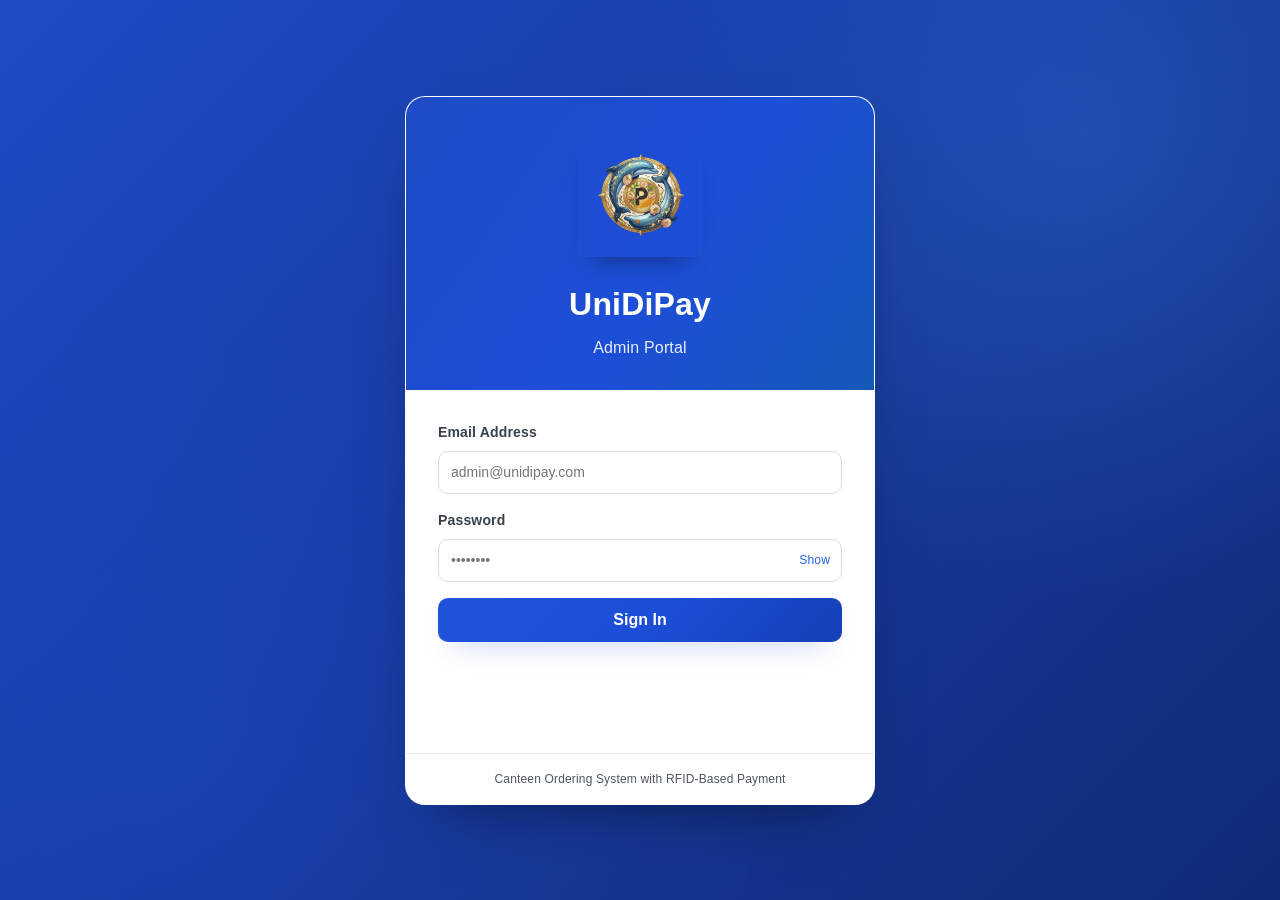
<file: faq.html>
<!DOCTYPE html>
<html lang="en">
<head>
    <meta charset="UTF-8">
    <meta name="viewport" content="width=device-width, initial-scale=1.0">
    <title>Messages - UniDiPay</title>
    <link rel="stylesheet" href="css/style.css">
</head>
<body>
    <div class="dashboard-layout">
        <!-- Sidebar -->
        <aside class="sidebar">
            <div class="sidebar-header">
                <div class="sidebar-logo">UD</div>
                <div class="sidebar-title">
                    <h2>UniDiPay</h2>
                    <p>Admin Portal</p>
                </div>
            </div>

            <nav class="sidebar-nav">
                <a href="dashboard.html" class="nav-item ">
                    📊 Dashboard
                </a>
                <a href="users.html" class="nav-item">
                    👥 User Management
                </a>
                <a href="EmloyeeRoles.html" class="nav-item">
                    👥 Emloyee Roles
                </a>
                <a href="nfc.html" class="nav-item">
                    💳 RFID Management
                </a>
                <a href="menu.html" class="nav-item">
                    🍽️ Menu Management
                </a>
                <a href="orders.html" class="nav-item">
                    📦 Order Monitoring
                </a>
                <a href="reports.html" class="nav-item">
                    📊 Records & Reports
                </a>
                <a href="reports.html" class="nav-item">
                    📊 Records & Reports
                </a>
                <a href="Uniform.html" class="nav-item">
                    📊 uniforms
                </a>
                <a href="shifts.html" class="nav-item">
                    🕒 Shifts
                </a>
            </nav>

            <div class="sidebar-footer">
                © 2025 UniDiPay System<br>Version 1.0.0
            </div>
        </aside>

        <!-- Main Content -->
        <main class="main-content">
            <header class="header">
                <div class="header-title">
                    <h1><i class="fa-solid fa-comments" aria-hidden="true"></i> Messages</h1>
                    <p>Communicate with team members in real-time</p>
                </div>
                <div class="header-actions">
                    <span id="adminName" class="user-badge"></span>
                    <button class="btn btn-secondary" id="logoutBtn">
                        🚪 Logout
                    </button>
                </div>
            </header>

            <div class="content-section">
                <div class="modern-messaging">
                    <!-- Users/Conversations Panel -->
                    <div class="conversations-panel">
                        <div class="panel-header">
                            <h3><i class="fa-solid fa-comments" aria-hidden="true"></i> Conversations</h3>
                            <span class="users-badge" id="userCountBadge">0</span>
                        </div>
                        
                        <div class="search-container">
                            <input 
                                type="text" 
                                id="userSearch" 
                                placeholder="Search conversations..."
                                class="modern-search">
                        </div>

                        <div class="conversations-list" id="usersList">
                            <div class="loading-state">
                                <div class="spinner-mini"></div>
                                <p>Loading conversations...</p>
                            </div>
                        </div>
                    </div>

                    <!-- Chat Panel -->
                    <div class="chat-panel">
                        <!-- Chat Header -->
                        <div class="chat-header-modern" id="chatHeaderModern" style="display: none;">
                            <div class="chat-user-info">
                                <div class="user-avatar-large" id="chatUserAvatar">U</div>
                                <div class="user-details">
                                    <h3 id="selectedUserName">User Name</h3>
                                    <span class="user-role-badge" id="selectedUserRole">role</span>
                                    <small id="userStatus" class="user-status">offline</small>
                                </div>
                            </div>
                            <div class="chat-actions">
                                <button class="icon-btn" title="Info" aria-label="Conversation info"><i class="fa-solid fa-circle-info" aria-hidden="true"></i></button>
                                <button class="icon-btn" title="Clear" onclick="clearMessages()" aria-label="Clear conversation"><i class="fa-solid fa-trash" aria-hidden="true"></i></button>
                            </div>
                        </div>

                        <!-- Empty State -->
                        <div class="empty-state-modern" id="emptyState">
                            <div class="empty-icon"><i class="fa-regular fa-comment-dots" aria-hidden="true"></i></div>
                            <h4>No conversation selected</h4>
                            <p>Choose a contact from the left to start chatting</p>
                        </div>

                        <!-- Messages Display -->
                        <div class="messages-container" id="messagesContainer" style="display: none; flex: 1;">
                            <div class="messages-area" id="messagesArea">
                                <!-- Messages will be loaded here -->
                            </div>
                        </div>

                        <!-- Message Input -->
                        <div class="message-input-modern" id="messageInputSection" style="display: none;">
                            <div class="input-wrapper">
                                <textarea 
                                    id="messageInput" 
                                    class="modern-textarea"
                                    placeholder="Type your message... (Ctrl+Enter to send)"
                                    rows="1"></textarea>
                                <button class="btn-send-modern" id="sendBtn" title="Send message (Ctrl+Enter)">
                                    <i class="fa-solid fa-paper-plane" aria-hidden="true"></i>
                                </button>
                            </div>
                            <small class="input-hint">Press Ctrl+Enter or click <i class="fa-solid fa-paper-plane" aria-hidden="true"></i> to send</small>
                        </div>
                    </div>
                </div>
            </div>
        </main>
    </div>

    <script src="js/main.js"></script>
    <script>
        // Initialize on page load
        document.addEventListener('DOMContentLoaded', async () => {
            await protectPage();
            initDashboard();
            initModernMessaging();
        });

        let selectedUserId = null;
        let selectedUserName = null;
        let selectedUserRole = null;
        let messageRefreshInterval = null;

        /**
         * Initialize modern messaging system
         */
        function initModernMessaging() {
            const sendBtn = document.getElementById('sendBtn');
            const messageInput = document.getElementById('messageInput');
            const userSearch = document.getElementById('userSearch');

            // Auto-expand textarea
            messageInput.addEventListener('input', () => {
                messageInput.style.height = 'auto';
                messageInput.style.height = Math.min(messageInput.scrollHeight, 100) + 'px';
            });

            // Send on Ctrl+Enter
            messageInput.addEventListener('keydown', (e) => {
                if (e.key === 'Enter' && e.ctrlKey) {
                    e.preventDefault();
                    handleSendMessage();
                }
            });

            // Send button
            sendBtn.addEventListener('click', handleSendMessage);

            // Search
            userSearch.addEventListener('input', handleUserSearch);

            // Load users
            loadUsersList();

            // Auto-refresh every 2 seconds
            messageRefreshInterval = setInterval(() => {
                if (selectedUserId) {
                    loadConversationMessages();
                }
            }, 2000);
        }

        /**
         * Load all users for conversation list
         */
        async function loadUsersList() {
            try {
                console.log('Loading users list...');
                const response = await UniDiPay.apiRequest('faq.php?action=getUsers');
                console.log('Users response:', response);
                
                const usersList = document.getElementById('usersList');
                const userCountBadge = document.getElementById('userCountBadge');

                if (response.success && response.data && Array.isArray(response.data) && response.data.length > 0) {
                    const currentUser = getAdmin();
                    console.log('Current user:', currentUser);
                    
                    const otherUsers = response.data.filter(u => u.id !== currentUser.id);
                    console.log('Other users:', otherUsers);
                    
                    userCountBadge.textContent = otherUsers.length;

                    if (otherUsers.length === 0) {
                        usersList.innerHTML = `
                            <div class="empty-state-list">
                                <p><i class="fa-solid fa-user" aria-hidden="true"></i> No other users</p>
                            </div>
                        `;
                        return;
                    }

                    usersList.innerHTML = otherUsers.map(user => `
                        <div class="conversation-item" onclick="selectUser(${user.id}, '${escapeHtml(user.name)}', '${user.role}')">
                            <div class="conv-avatar">${user.name.charAt(0).toUpperCase()}</div>
                            <div class="conv-content">
                                <div class="conv-name">${escapeHtml(user.name)}</div>
                                <div class="conv-role">${user.role}</div>
                            </div>
                            <div class="conv-status ${user.role === 'manager' ? 'online' : 'offline'}"></div>
                        </div>
                    `).join('');
                } else {
                    console.warn('No users data or failed response:', response);
                    userCountBadge.textContent = '0';
                    usersList.innerHTML = `
                        <div class="empty-state-list">
                            <p><i class="fa-solid fa-inbox" aria-hidden="true"></i> ${response.error || 'No users available'}</p>
                        </div>
                    `;
                }
            } catch (error) {
                console.error('Error loading users:', error);
                document.getElementById('usersList').innerHTML = `
                    <div class="empty-state-list error">
                        <p><i class="fa-solid fa-triangle-exclamation" aria-hidden="true"></i> Error: ${error.message}</p>
                    </div>
                `;
            }
        }

        /**
         * Select a user and load conversation
         */
        function selectUser(userId, userName, userRole) {
            selectedUserId = userId;
            selectedUserName = userName;
            selectedUserRole = userRole;

            // Update UI visibility
            document.getElementById('emptyState').style.display = 'none';
            document.getElementById('chatHeaderModern').style.display = 'flex';
            document.getElementById('messagesContainer').style.display = 'flex';
            document.getElementById('messageInputSection').style.display = 'flex';

            // Update header
            document.getElementById('selectedUserName').textContent = userName;
            document.getElementById('selectedUserRole').textContent = userRole.toUpperCase();
            document.getElementById('chatUserAvatar').textContent = userName.charAt(0).toUpperCase();

            // Highlight selected
            document.querySelectorAll('.conversation-item').forEach(item => {
                item.classList.remove('active');
            });
            event.currentTarget.classList.add('active');

            // Load messages
            loadConversationMessages();
        }

        /**
         * Load messages between users
         */
        async function loadConversationMessages() {
            if (!selectedUserId) return;

            try {
                const response = await UniDiPay.apiRequest(
                    `faq.php?action=getConversation&user_id=${selectedUserId}`
                );

                if (response.success && response.data) {
                    displayMessagesInChat(response.data);
                } else {
                    console.error('Failed to load messages:', response.error);
                }
            } catch (error) {
                console.error('Error loading messages:', error);
            }
        }

        /**
         * Display messages in chat
         */
        function displayMessagesInChat(messages) {
            const messagesArea = document.getElementById('messagesArea');
            const currentUser = getAdmin();

            if (!messages || messages.length === 0) {
                messagesArea.innerHTML = `
                    <div class="no-messages">
                        <div class="no-messages-icon"><i class="fa-solid fa-hand" aria-hidden="true"></i></div>
                        <p>Start a conversation!</p>
                        <small>Send your first message below</small>
                    </div>
                `;
                return;
            }

            messagesArea.innerHTML = messages.map(msg => {
                const isSent = msg.sender_id === currentUser.id;
                const timeStr = formatTime(msg.created_at);
                return `
                    <div class="message-group ${isSent ? 'sent' : 'received'}">
                        <div class="message-bubble">
                            <div class="message-text">${escapeHtml(msg.message_text)}</div>
                            <div class="message-meta">
                                <span class="message-sender">${escapeHtml(msg.sender_name)}</span>
                                <span class="message-time">${timeStr}</span>
                            </div>
                        </div>
                    </div>
                `;
            }).join('');

            // Scroll to bottom
            setTimeout(() => {
                messagesArea.scrollTop = messagesArea.scrollHeight;
            }, 50);
        }

        /**
         * Send message
         */
        async function handleSendMessage() {
            if (!selectedUserId) {
                UniDiPay.showError('Please select a user first');
                return;
            }

            const messageInput = document.getElementById('messageInput');
            const messageText = messageInput.value.trim();

            if (!messageText) {
                return;
            }

            const originalText = messageInput.value;
            messageInput.value = '';
            messageInput.style.height = 'auto';

            try {
                console.log('Sending message to user:', selectedUserId);
                const response = await UniDiPay.apiRequest('faq.php?action=sendMessage', {
                    method: 'POST',
                    body: JSON.stringify({
                        recipient_id: selectedUserId,
                        message_text: messageText
                    })
                });

                console.log('Send response:', response);

                if (response.success) {
                    console.log('Message sent successfully');
                    await loadConversationMessages();
                    UniDiPay.showSuccess('Message sent! ✓');
                } else {
                    console.error('Send failed:', response.error);
                    messageInput.value = originalText;
                    UniDiPay.showError(response.error || 'Failed to send');
                }
            } catch (error) {
                console.error('Error sending message:', error);
                messageInput.value = originalText;
                UniDiPay.showError('Connection error: ' + error.message);
            }
        }

        /**
         * Search users
         */
        function handleUserSearch() {
            const searchTerm = document.getElementById('userSearch').value.toLowerCase();
            document.querySelectorAll('.conversation-item').forEach(item => {
                const nameEl = item.querySelector('.conv-name');
                const name = nameEl ? nameEl.textContent.toLowerCase() : '';
                item.style.display = name.includes(searchTerm) ? 'flex' : 'none';
            });
        }

        /**
         * Clear messages (for UI)
         */
        function clearMessages() {
            if (confirm('Clear conversation history?')) {
                document.getElementById('messagesArea').innerHTML = `
                    <div class="no-messages">
                        <div class="no-messages-icon"><i class="fa-solid fa-hand" aria-hidden="true"></i></div>
                        <p>Conversation cleared</p>
                    </div>
                `;
            }
        }

        /**
         * Escape HTML
         */
        function escapeHtml(text) {
            const map = {
                '&': '&amp;',
                '<': '&lt;',
                '>': '&gt;',
                '"': '&quot;',
                "'": '&#039;'
            };
            return String(text).replace(/[&<>"']/g, m => map[m]);
        }

        /**
         * Format time
         */
        function formatTime(dateString) {
            const date = new Date(dateString);
            const now = new Date();
            const diffMs = now - date;
            const diffMins = Math.floor(diffMs / 60000);

            if (diffMins < 1) return 'Now';
            if (diffMins < 60) return `${diffMins}m ago`;
            
            const diffHours = Math.floor(diffMins / 60);
            if (diffHours < 24) return `${diffHours}h ago`;

            return date.toLocaleDateString('en-US', {
                month: 'short',
                day: 'numeric',
                hour: '2-digit',
                minute: '2-digit'
            });
        }

        // Cleanup on page unload
        window.addEventListener('beforeunload', () => {
            if (messageRefreshInterval) {
                clearInterval(messageRefreshInterval);
            }
        });
    </script>
</body>
</html>
</file>
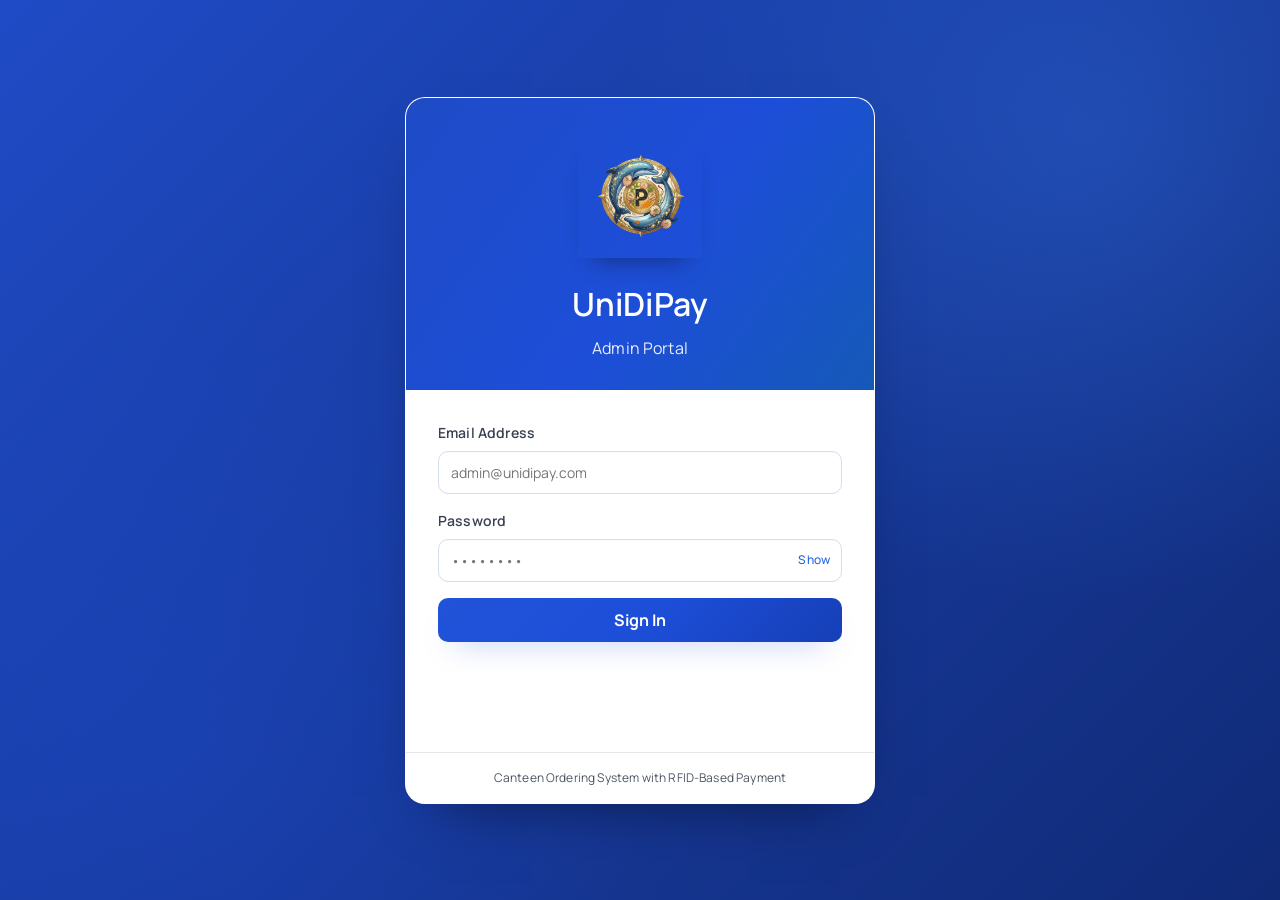
<file: menu.html>
<!DOCTYPE html>
<html lang="en">
<head>
    <meta charset="UTF-8">
    <meta name="viewport" content="width=device-width, initial-scale=1.0">
    <title>User Management - UniDiPay Admin</title>
    <link rel="stylesheet" href="css/style.css">
</head>
<body>
    <div class="dashboard-layout">
        <!-- Copy sidebar from dashboard.html -->
           <aside class="sidebar">
            <div class="sidebar-header">
                <div class="sidebar-logo">UD</div>
                <div class="sidebar-title">
                    <h2>UniDiPay</h2>
                    <p>Admin Portal</p>
                </div>
            </div>

                <nav class="sidebar-nav">
                <a href="dashboard.html" class="nav-item ">
                    📊 Dashboard
                </a>
                <a href="users.html" class="nav-item">
                    👥 User Management
                </a>
                <a href="EmloyeeRoles.html" class="nav-item">
                    👥 Emloyee Roles
                </a>
                <a href="nfc.html" class="nav-item">
                    💳 RFID Management
                </a>
                <a href="menu.html" class="nav-item">
                    🍽️ Menu Management
                </a>
                <a href="orders.html" class="nav-item">
                    📦 Order Monitoring
                </a>
                <a href="reports.html" class="nav-item">
                    📊 Records & Reports
                </a>
                <a href="Uniform.html" class="nav-item">
                    👔 Uniforms
                </a>
                <a href="shifts.html" class="nav-item">
                    🕒 Shifts
                </a>
            </nav>


            <div class="sidebar-footer">
                © 2025 UniDiPay System<br>Version 1.0.0
            </div>

        </aside>
        
        <main class="main-content">
            <!-- Copy header from dashboard.html -->
            <header class="header">
                <div class="header-title">
                    <h1>UniDiPay Admin System</h1>
         
                </div>
                <div class="header-actions">
                    <span id="adminName"></span>
                    <button class="btn btn-secondary" id="logoutBtn">
                        🚪 Logout
                    </button>
                </div>         
            </header>
              <div class="content">
                <div class="page-intro">
                    <div>
                        <h2>Menu Management</h2>
                        <p class="page-subtitle">Curate items, pricing, and availability in one place.</p>
                    </div>
                    <div class="intro-actions">
                        <button class="btn btn-primary" id="addMenuItemBtn">
                            <span class="icon-wrapper" aria-hidden="true"><i class="fa-solid fa-plus"></i></span>
                            Add menu item
                        </button>
                    </div>
                </div>

                <!-- Search + Category Filters -->
                <div class="search-toolbar">
                    <div class="search-container">
                        <input type="text" id="searchInput" class="search-input" placeholder="Search menu items...">
                    </div>

                    <div class="pill-group" id="categoryPills">
                        <button class="filter-btn pill-filter active" data-category="all">All</button>
                        <button class="filter-btn pill-filter" data-category="meals">Meals</button>
                        <button class="filter-btn pill-filter" data-category="drinks">Drinks</button>
                        <button class="filter-btn pill-filter" data-category="snacks">Snacks</button>
                        <button class="filter-btn pill-filter" data-category="desserts">Desserts</button>
                    </div>
                </div>

                <!-- Menu Grid -->
                <div id="menuGrid" class="menu-grid"></div>

                <!-- Add/Edit Modal -->
                    <div id="menuModal" class="modal">
                        <div class="modal-content">
                            <div class="modal-header">
                                <h3 id="modalTitle">Add Menu Item</h3>
                                <button class="close-btn" id="closeModalBtn" aria-label="Close"><i class="fa-solid fa-xmark" aria-hidden="true"></i></button>
                            </div>

                            <div class="modal-body">
                                <form id="menuForm">
                                    <input type="hidden" id="menuId">

                                    <label>Name</label>
                                    <input type="text" id="menuName" required>

                                    <label>Category</label>
                                    <select id="menuCategory" required>
                                        <option value="meals">Meals</option>
                                        <option value="drinks">Drinks</option>
                                        <option value="snacks">Snacks</option>
                                        <option value="desserts">Desserts</option>
                                    </select>

                                    <label>Price</label>
                                    <input type="number" id="menuPrice" required>

                                    <label>Description</label>
                                    <textarea id="menuDescription" required></textarea>

                                    <label>Image URL</label>
                                    <input type="text" id="menuImage">

                                    <div class="form-actions mt-4">
                                        <button type="button" class="btn btn-secondary" id="cancelModalBtn">Cancel</button>
                                        <button type="submit" class="btn btn-primary">Save Item</button>
                                    </div>
                                </form>
                            </div>
                        </div>
                    </div>
            </div>    
        </main>
                
        <script src="js/main.js"></script>
                           
         <script>
            // Init Dashboard
            document.addEventListener("DOMContentLoaded", () => {
                UniDiPay.protectPage();
                UniDiPay.initDashboard();
                Menu.loadMenuItems("all");

                // Search
                document.getElementById("searchInput").addEventListener("input", UniDiPay.debounce(e => {
                    const q = e.target.value.toLowerCase();
                    const cards = document.querySelectorAll(".menu-card");

                    cards.forEach(c => {
                        c.style.display = c.textContent.toLowerCase().includes(q) ? "" : "none";
                    });
                }, 300));

                // Filters
                document.querySelectorAll(".filter-btn").forEach(btn => {
                    btn.addEventListener("click", () => {
                        document.querySelector(".filter-btn.active").classList.remove("active");
                        btn.classList.add("active");
                        Menu.loadMenuItems(btn.dataset.category);
                    });
                });

                // Open modal
                document.getElementById("addMenuItemBtn").onclick = Menu.openAddModal;
                // Handle Add/Edit Menu Form submission
document.getElementById("menuForm").addEventListener("submit", async (e) => {
    e.preventDefault();

    const menuId = document.getElementById("menuId").value;
    const payload = {
        name: document.getElementById("menuName").value,
        category: document.getElementById("menuCategory").value,
        price: parseFloat(document.getElementById("menuPrice").value),
        description: document.getElementById("menuDescription").value,
        image_url: document.getElementById("menuImage").value
    };

    try {
        let url = 'menu.php';
        let options = {
            method: menuId ? "PUT" : "POST",
            body: JSON.stringify(menuId ? { id: menuId, ...payload } : payload)
        };

        const res = await UniDiPay.apiRequest(url, options);
        UniDiPay.showSuccess(menuId ? "Menu item updated" : "Menu item added");
        document.getElementById("menuModal").classList.remove("show");
        Menu.loadMenuItems(document.querySelector(".filter-btn.active").dataset.category);
    } catch (error) {
        UniDiPay.showError("Failed to save menu item");
        console.error(error);
    }
});

                const closeMenuModal = () => {
                    document.getElementById("menuModal").classList.remove("show");
                    document.getElementById("menuForm").reset();
                    document.getElementById("menuId").value = "";
                };

                // Close modal
                document.getElementById("closeModalBtn").onclick = closeMenuModal;
                document.getElementById("cancelModalBtn").onclick = closeMenuModal;
            });
            </script>
    </body>
</html>
</file>
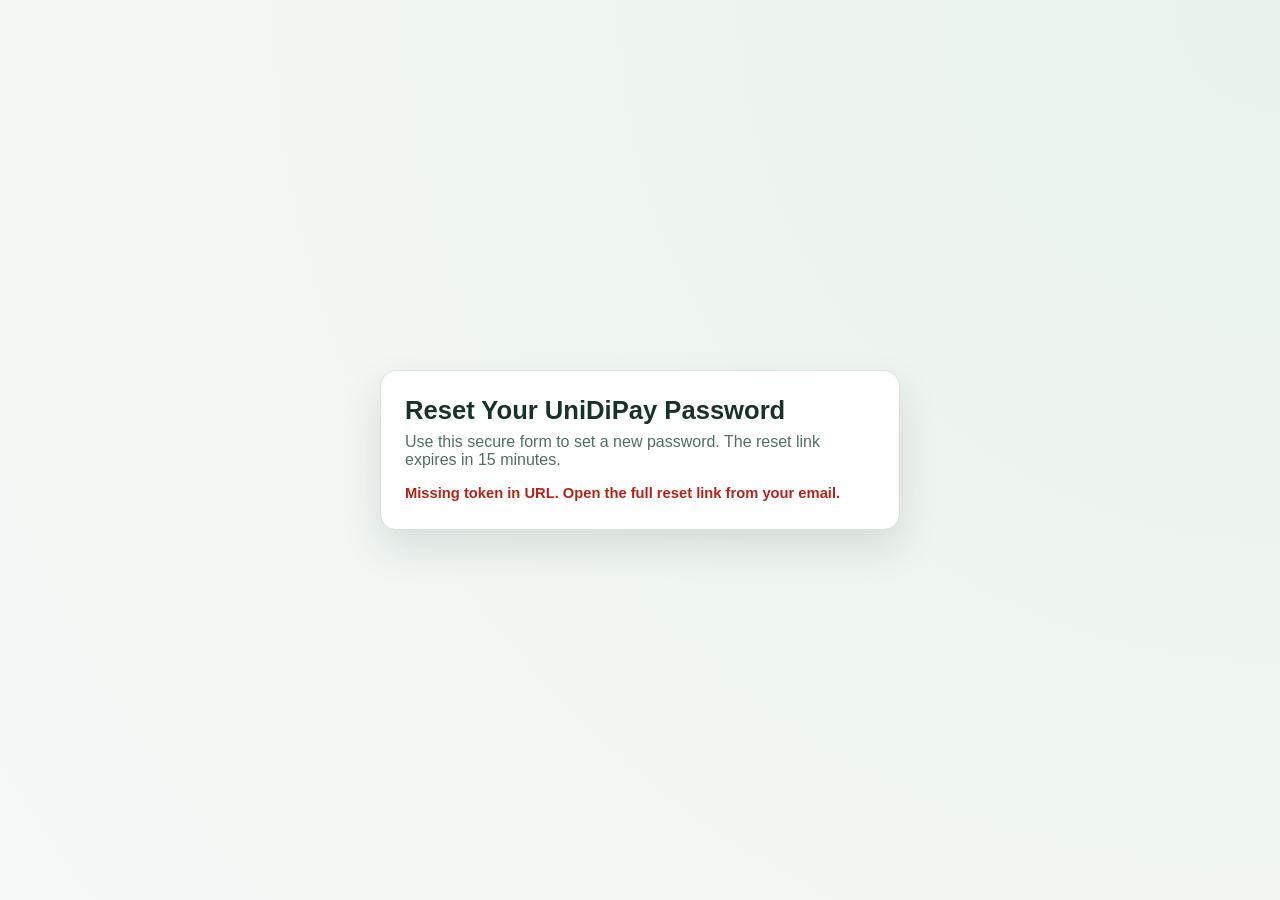
<file: mobile-reset.html>
<!DOCTYPE html>
<html lang="en">
<head>
  <meta charset="UTF-8" />
  <meta name="viewport" content="width=device-width, initial-scale=1.0" />
  <title>UniDiPay Password Reset</title>
  <style>
    :root {
      --bg1: #f6f9f7;
      --bg2: #e9f2ec;
      --card: #ffffff;
      --text: #173228;
      --muted: #4f6f63;
      --accent: #0d7c59;
      --accent-dark: #09583f;
      --danger: #b42318;
      --ok: #0f8f3e;
      --border: #d6e4dc;
    }

    * { box-sizing: border-box; }

    body {
      margin: 0;
      min-height: 100vh;
      font-family: "Segoe UI", Tahoma, Geneva, Verdana, sans-serif;
      background: radial-gradient(circle at top right, var(--bg2), var(--bg1));
      color: var(--text);
      display: grid;
      place-items: center;
      padding: 16px;
    }

    .card {
      width: 100%;
      max-width: 520px;
      background: var(--card);
      border: 1px solid var(--border);
      border-radius: 16px;
      box-shadow: 0 18px 40px rgba(23, 50, 40, 0.12);
      padding: 24px;
    }

    h1 {
      margin: 0;
      font-size: 1.6rem;
      line-height: 1.2;
    }

    p {
      color: var(--muted);
      margin-top: 8px;
    }

    .group {
      margin-top: 14px;
      display: grid;
      gap: 8px;
    }

    label {
      font-weight: 600;
      font-size: 0.95rem;
    }

    input {
      width: 100%;
      border: 1px solid var(--border);
      border-radius: 10px;
      padding: 12px;
      font-size: 0.95rem;
      color: var(--text);
      outline: none;
    }

    input:focus {
      border-color: var(--accent);
      box-shadow: 0 0 0 3px rgba(13, 124, 89, 0.18);
    }

    .hint {
      font-size: 0.85rem;
      color: var(--muted);
      line-height: 1.4;
    }

    .status {
      margin-top: 14px;
      font-size: 0.92rem;
      font-weight: 600;
      min-height: 20px;
    }

    .status.error { color: var(--danger); }
    .status.ok { color: var(--ok); }

    button {
      margin-top: 16px;
      border: none;
      border-radius: 10px;
      background: var(--accent);
      color: #fff;
      font-weight: 700;
      font-size: 0.95rem;
      padding: 12px 14px;
      cursor: pointer;
      width: 100%;
    }

    button:hover { background: var(--accent-dark); }
    button:disabled { opacity: 0.6; cursor: not-allowed; }

    .hidden { display: none; }
  </style>
</head>
<body>
  <section class="card">
    <h1>Reset Your UniDiPay Password</h1>
    <p>Use this secure form to set a new password. The reset link expires in 15 minutes.</p>

    <div id="tokenState" class="status"></div>

    <form id="resetForm" class="hidden" novalidate>
      <div class="group">
        <label for="token">Reset Token</label>
        <input id="token" name="token" autocomplete="off" required />
      </div>

      <div class="group">
        <label for="new_password">New Password</label>
        <input id="new_password" name="new_password" type="password" required />
      </div>

      <div class="group">
        <label for="confirm_password">Confirm Password</label>
        <input id="confirm_password" name="confirm_password" type="password" required />
      </div>

      <div class="hint">
        Password must be at least 10 characters and include uppercase, lowercase, number, and special character.
      </div>

      <button id="submitBtn" type="submit">Update Password</button>
    </form>
  </section>

  <script>
    const apiBase = '/unidipaypro/php/api/mobile/auth.php';
    const url = new URL(window.location.href);
    const params = url.searchParams;

    const tokenInput = document.getElementById('token');
    const newPasswordInput = document.getElementById('new_password');
    const confirmPasswordInput = document.getElementById('confirm_password');
    const resetForm = document.getElementById('resetForm');
    const tokenState = document.getElementById('tokenState');
    const submitBtn = document.getElementById('submitBtn');

    function setState(message, type) {
      tokenState.textContent = message || '';
      tokenState.className = 'status' + (type ? ' ' + type : '');
    }

    function passwordRuleError(password) {
      if (password.length < 10) return 'Password must be at least 10 characters.';
      if (!/[A-Z]/.test(password)) return 'Password needs at least one uppercase letter.';
      if (!/[a-z]/.test(password)) return 'Password needs at least one lowercase letter.';
      if (!/[0-9]/.test(password)) return 'Password needs at least one number.';
      if (!/[^A-Za-z0-9]/.test(password)) return 'Password needs at least one special character.';
      return null;
    }

    async function validateToken(token) {
      const response = await fetch(`${apiBase}?action=validate_reset_token&token=${encodeURIComponent(token)}`);
      const payload = await response.json().catch(() => ({}));

      if (!response.ok || payload.valid !== true) {
        throw new Error(payload.error || 'Invalid or expired token.');
      }

      return payload;
    }

    async function resetPassword(token, newPassword, confirmPassword) {
      const response = await fetch(`${apiBase}?action=reset_password`, {
        method: 'POST',
        headers: { 'Content-Type': 'application/json' },
        body: JSON.stringify({
          token,
          new_password: newPassword,
          confirm_password: confirmPassword
        })
      });

      const payload = await response.json().catch(() => ({}));
      if (!response.ok || payload.success !== true) {
        throw new Error(payload.error || 'Unable to reset password.');
      }
    }

    async function bootstrap() {
      const rawToken = params.get('token') || '';
      tokenInput.value = rawToken;

      if (!rawToken) {
        setState('Missing token in URL. Open the full reset link from your email.', 'error');
        return;
      }

      try {
        const payload = await validateToken(rawToken);
        setState(`Token verified for ${payload.email_hint}.`, 'ok');
        resetForm.classList.remove('hidden');
      } catch (error) {
        setState(error.message, 'error');
      }
    }

    resetForm.addEventListener('submit', async (event) => {
      event.preventDefault();

      const token = tokenInput.value.trim();
      const newPassword = newPasswordInput.value;
      const confirmPassword = confirmPasswordInput.value;

      if (!token) {
        setState('Reset token is required.', 'error');
        return;
      }

      const ruleError = passwordRuleError(newPassword);
      if (ruleError) {
        setState(ruleError, 'error');
        return;
      }

      if (newPassword !== confirmPassword) {
        setState('Password confirmation does not match.', 'error');
        return;
      }

      submitBtn.disabled = true;
      setState('Updating password...', '');

      try {
        await resetPassword(token, newPassword, confirmPassword);
        setState('Password reset successful. Return to the UniDiPay mobile app and sign in.', 'ok');
        resetForm.classList.add('hidden');
      } catch (error) {
        setState(error.message, 'error');
      } finally {
        submitBtn.disabled = false;
      }
    });

    bootstrap();
  </script>
</body>
</html>
</file>
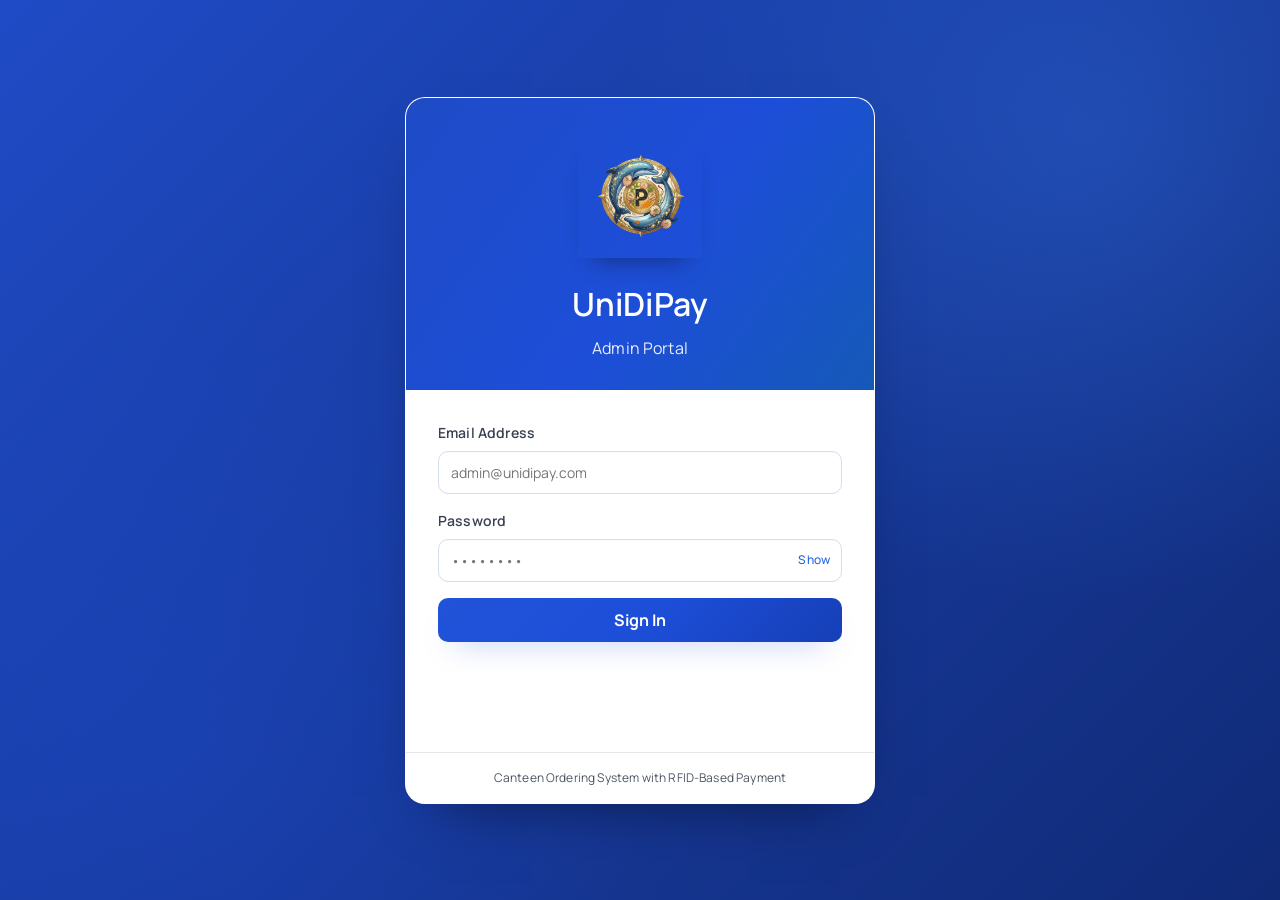
<file: nfc.html>
<!DOCTYPE html>
<html lang="en">
<head>
    <meta charset="UTF-8">
    <meta name="viewport" content="width=device-width, initial-scale=1.0">
    <title>RFID Management - UniDiPay Admin</title>
    <link rel="stylesheet" href="css/style.css">
</head>
<body>
    <div class="dashboard-layout">
        <!-- Sidebar -->
        <aside class="sidebar">
            <div class="sidebar-header">
                <div class="sidebar-logo">UD</div>
                <div class="sidebar-title">
                    <h2>UniDiPay</h2>
                    <p>Admin Portal</p>
                </div>
            </div>

               <nav class="sidebar-nav">
                <a href="dashboard.html" class="nav-item ">
                    📊 Dashboard
                </a>
                <a href="users.html" class="nav-item">
                    👥 User Management
                </a>
                <a href="EmloyeeRoles.html" class="nav-item">
                    👥 Emloyee Roles
                </a>
                <a href="nfc.html" class="nav-item">
                    💳 RFID Management
                </a>
                <a href="menu.html" class="nav-item">
                    🍽️ Menu Management
                </a>
                <a href="orders.html" class="nav-item">
                    📦 Order Monitoring
                </a>
                <a href="reports.html" class="nav-item">
                    📊 Records & Reports
                </a>
                <a href="Uniform.html" class="nav-item">
                    👔 Uniforms
                </a>
                <a href="shifts.html" class="nav-item">
                    🕒 Shifts
                </a>
            </nav>

            <div class="sidebar-footer">
                © 2025 UniDiPay System<br>Version 1.0.0
            </div>
        </aside>
        
        <main class="main-content">
            <!-- Header -->
            <header class="header">
                <div class="header-title">
                    <h1>UniDiPay Admin System</h1>
                </div>
                <div class="header-actions">
                    <span id="adminName"></span>
                    <button class="btn btn-secondary" id="logoutBtn">
                        🚪 Logout
                    </button>
                </div>
            </header>

            <!-- Content -->
            <div class="content">
                <!-- Page Title -->
                <div class="page-header">
                    <div>
                        <h2>RFID Management</h2>
                        <p>Search cards, load balance, and view transaction history</p>
                    </div>
                </div>

                <!-- Search Card Section -->
                <div class="card nfc-search-card">
                    <div class="card-header">
                        <h3 class="card-title">Search RFID Card</h3>
                    </div>
                    <div class="card-body">
                        <div class="search-form">
                            <input type="text" id="cardIdInput" class="search-input" placeholder="Enter RFID Card ID (e.g., RFID001)">
                            <button id="searchBtn" class="btn btn-primary">
                                Search
                            </button>   
                        </div>
                    </div>
                </div>

                <!-- Card Details Section -->
                <div id="cardDetailsContainer" class="card nfc-details-card" style="display: none;">
                    <div class="card-header">
                        <h3 class="card-title">Card Information</h3>
                    </div>
                    <div class="card-body">
                        <div class="card-details-grid">
                            <div class="detail-item">
                                <label>Card ID</label>
                                <span id="detailCardId">-</span>
                            </div>
                            <div class="detail-item">
                                <label>Student Name</label>
                                <span id="detailStudentName">-</span>
                            </div>
                            <div class="detail-item">
                                <label>Student ID</label>
                                <span id="detailStudentId">-</span>
                            </div>
                            <div class="detail-item balance-item">
                                <label>Current Balance</label>
                                <span id="detailBalance" class="balance-value">₱0.00</span>
                            </div>
                        </div>

                        <div class="card-actions">
                            <button id="loadBalanceBtn" class="btn btn-primary">Load Balance</button>
                            <button id="deductBalanceBtn" class="btn btn-warning">Deduct Balance</button>
                        </div>
                    </div>
                </div>

                <!-- Transaction History Section -->
                <div id="historyContainer" class="card nfc-history-card" style="display: none;">
                    <div class="card-header">
                        <h3 class="card-title">Transaction History</h3>
                    </div>
                    <div class="card-body">
                        <div id="historyList" class="history-list">
                            <!-- Populated by JavaScript -->
                        </div>
                    </div>
                </div>

                <!-- Empty State -->
                <div id="emptyState" class="card empty-state-card">
                    <div class="empty-icon"><i class="fa-solid fa-credit-card" aria-hidden="true"></i></div>
                    <p>Search for an RFID card to view details and manage balance</p>
                </div>
            </div>
        </main>
    </div>

    <!-- Load Balance Modal -->
    <div id="loadBalanceModal" class="modal">
        <div class="modal-content">
            <div class="modal-header">
                <h3>Load Balance</h3>
                <button class="modal-close" onclick="closeLoadModal()" aria-label="Close"><i class="fa-solid fa-xmark" aria-hidden="true"></i></button>
            </div>
            <div class="modal-body">
                <form id="loadForm" onsubmit="handleLoadBalance(event)">
                    <div class="form-group">
                        <label>Card ID</label>
                        <input type="text" id="loadCardId" readonly>
                    </div>
                    <div class="form-group">
                        <label>Amount (₱)</label>
                        <input type="number" id="loadAmount" placeholder="Enter amount" min="0.01" step="0.01" required>
                    </div>
                    <div class="form-group">
                        <button type="submit" class="btn btn-primary" style="width: 100%;">Load Balance</button>
                    </div>
                </form>
            </div>
        </div>
    </div>

    <!-- Deduct Balance Modal -->
    <div id="deductBalanceModal" class="modal">
        <div class="modal-content">
            <div class="modal-header">
                <h3>Deduct Balance</h3>
                <button class="modal-close" onclick="closeDeductModal()" aria-label="Close"><i class="fa-solid fa-xmark" aria-hidden="true"></i></button>
            </div>
            <div class="modal-body">
                <form id="deductForm" onsubmit="handleDeductBalance(event)">
                    <div class="form-group">
                        <label>Card ID</label>
                        <input type="text" id="deductCardId" readonly>
                    </div>
                    <div class="form-group">
                        <label>Amount (₱)</label>
                        <input type="number" id="deductAmount" placeholder="Enter amount" min="0.01" step="0.01" required>
                    </div>
                    <div class="form-group">
                        <label>Reason</label>
                        <input type="text" id="deductReason" placeholder="Enter reason for deduction">
                    </div>
                    <div class="form-group">
                        <button type="submit" class="btn btn-primary" style="width: 100%;">Deduct Balance</button>
                    </div>
                </form>
            </div>
        </div>
    </div>

    <script src="js/main.js"></script>
    <script src="js/nfc.js"></script>
</body>
</html>
</file>
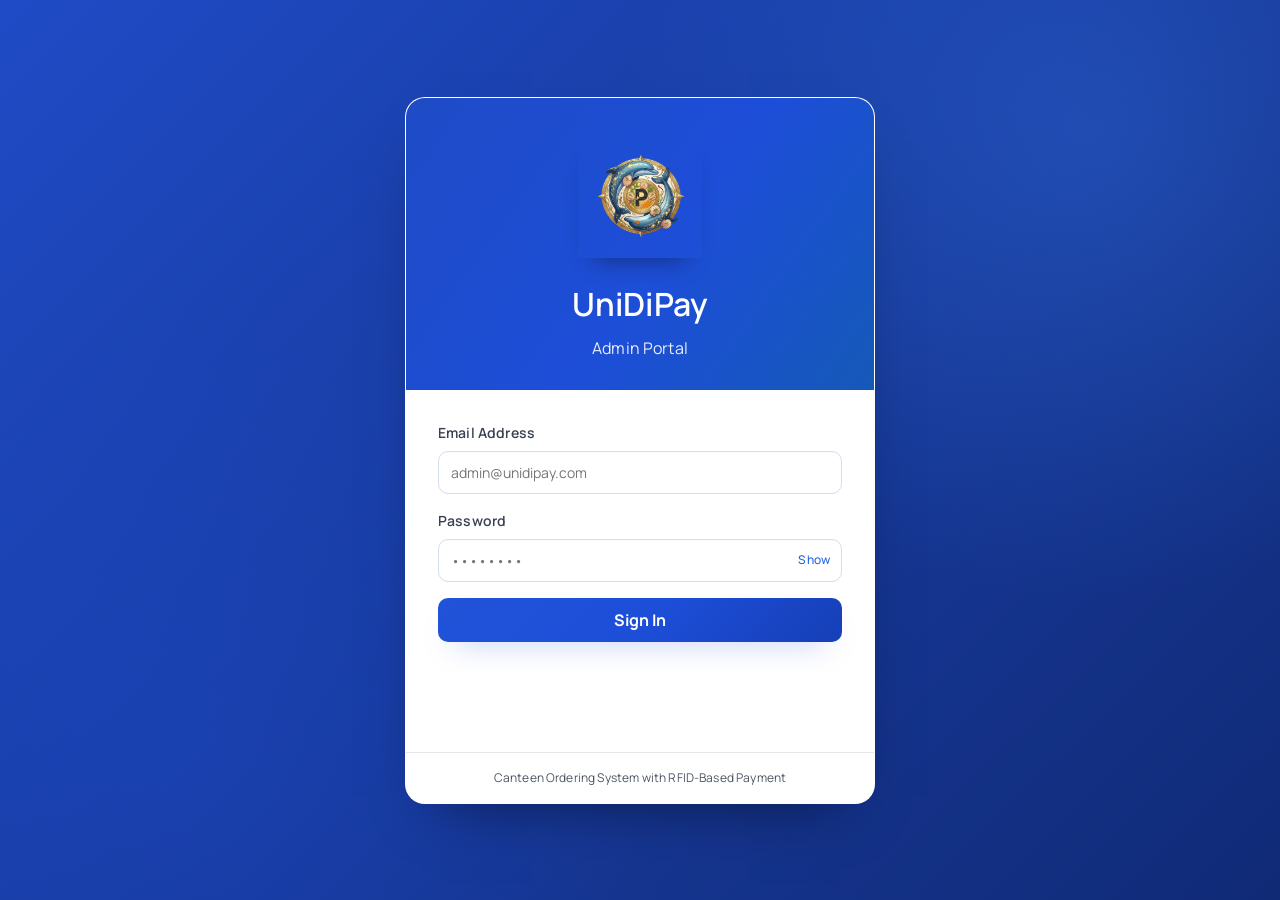
<file: orders.html>
<!DOCTYPE html>
<html lang="en">
<head>
    <meta charset="UTF-8">
    <meta name="viewport" content="width=device-width, initial-scale=1.0">
    <title>Order Monitoring - UniDiPay Admin</title>
    <link rel="stylesheet" href="css/style.css">
</head>
<body>
    <div class="dashboard-layout">
        <!-- Sidebar -->
        <aside class="sidebar">
            <div class="sidebar-header">
                <div class="sidebar-logo">UD</div>
                <div class="sidebar-title">
                    <h2>UniDiPay</h2>
                    <p>Admin Portal</p>
                </div>
            </div>

               <nav class="sidebar-nav">
                <a href="dashboard.html" class="nav-item ">
                    📊 Dashboard
                </a>
                <a href="users.html" class="nav-item">
                    👥 User Management
                </a>
                <a href="EmloyeeRoles.html" class="nav-item">
                    👥 Emloyee Roles
                </a>
                <a href="nfc.html" class="nav-item">
                    💳 RFID Management
                </a>
                <a href="menu.html" class="nav-item">
                    🍽️ Menu Management
                </a>
                <a href="orders.html" class="nav-item">
                    📦 Order Monitoring
                </a>
                <a href="reports.html" class="nav-item">
                    📊 Records & Reports
                </a>
                <a href="Uniform.html" class="nav-item">
                    👔 Uniforms
                </a>
                <a href="shifts.html" class="nav-item">
                    🕒 Shifts
                </a>
            </nav>

            <div class="sidebar-footer">
                © 2025 UniDiPay System<br>Version 1.0.0
            </div>
        </aside>

        <!-- Main Content -->
        <main class="main-content">
            <header class="header">
                <div class="header-title">
                    <h1>UniDiPay Admin System</h1>
                </div>
                <div class="header-actions">
                    <span id="adminName"></span>
                    <button class="btn btn-secondary" id="logoutBtn">
                        🚪 Logout
                    </button>
                </div>
            </header>

            <div class="content">
                <div class="page-intro">
                    <div>
                        <h2>Order Monitoring</h2>
                        <p class="page-subtitle">Real-time tracking with faster triage</p>
                    </div>
                    <div class="intro-actions">
                        <span class="live-chip" style="display: none;"><span class="pulse-dot"></span>Live updates on</span>
                        <button class="ghost-btn" style="display: none;" onclick="loadOrderStats({ forceApply: true }); loadOrders({ forceApply: true }); applyPendingUpdates();"><i class="fa-solid fa-rotate-right" aria-hidden="true"></i> Refresh now</button>
                        <button id="newUpdatesBtn" class="ghost-btn" style="display: none;" onclick="applyPendingUpdates()"><i class="fa-solid fa-bell" aria-hidden="true"></i> New updates available</button>
                    </div>
                </div>

                <!-- Search Bar + Filters -->
                <div class="search-toolbar">
                    <div class="search-container">
                        <input 
                            type="text" 
                            id="searchInput" 
                            class="search-input" 
                            placeholder="Search by Order ID, Student Name, or Student ID..."
                        >
                    </div>
                    <div class="pill-group" id="statusPills">
                        <button class="pill-filter active" data-sort="all">All</button>
                        <button class="pill-filter" data-sort="pending">Pending</button>
                        <button class="pill-filter" data-sort="processing">Processing</button>
                        <button class="pill-filter" data-sort="ready">Ready</button>
                        <button class="pill-filter" data-sort="completed">Completed</button>
                        <button class="pill-filter" data-sort="cancelled">Cancelled</button>
                    </div>
                </div>

                <!-- Order Stats Grid -->
                <div class="stats-grid" id="orderStatsGrid">
                    <div class="stat-card stat-card-clickable" data-sort="all" title="Click to sort by All Orders">
                        <div class="stat-info">
                            <div class="stat-label">All Orders</div>
                            <div class="stat-value" id="totalOrders">0</div>
                        </div>
                        <div class="stat-icon blue" aria-hidden="true"><i class="fa-solid fa-boxes-stacked"></i></div>
                    </div>

                    <div class="stat-card stat-card-clickable" data-sort="pending" title="Click to sort by Pending">
                        <div class="stat-info">
                            <div class="stat-label">Pending</div>
                            <div class="stat-value" id="pendingCount">0</div>
                        </div>
                        <div class="stat-icon yellow" aria-hidden="true"><i class="fa-solid fa-hourglass-half"></i></div>
                    </div>

                    <div class="stat-card stat-card-clickable" data-sort="processing" title="Click to sort by Processing">
                        <div class="stat-info">
                            <div class="stat-label">Processing</div>
                            <div class="stat-value" id="processingCount">0</div>
                        </div>
                        <div class="stat-icon purple" aria-hidden="true"><i class="fa-solid fa-gears"></i></div>
                    </div>

                    <div class="stat-card stat-card-clickable" data-sort="ready" title="Click to sort by Ready">
                        <div class="stat-info">
                            <div class="stat-label">Ready</div>
                            <div class="stat-value" id="readyCount">0</div>
                        </div>
                        <div class="stat-icon purple" aria-hidden="true"><i class="fa-solid fa-circle-check"></i></div>
                    </div>

                    <div class="stat-card stat-card-clickable" data-sort="completed" title="Click to sort by Completed">
                        <div class="stat-info">
                            <div class="stat-label">Completed</div>
                            <div class="stat-value" id="completedCount">0</div>
                        </div>
                        <div class="stat-icon emerald" aria-hidden="true"><i class="fa-solid fa-bag-shopping"></i></div>
                    </div>

                    <div class="stat-card stat-card-clickable" data-sort="cancelled" title="Click to sort by Cancelled">
                        <div class="stat-info">
                            <div class="stat-label">Cancelled</div>
                            <div class="stat-value" id="cancelledCount">0</div>
                        </div>
                        <div class="stat-icon" style="background:#ef4444" aria-hidden="true"><i class="fa-solid fa-ban"></i></div>
                    </div>
                </div>

                <!-- Orders List -->
                <div class="card">
                    <div class="card-body">
                        <div id="ordersList"></div>
                    </div>
                </div>
            </div>
        </main>
    </div>

    <!-- Edit Order Modal -->
    <div id="editOrderModal" class="modal">
        <div class="modal-content">
            <div class="modal-header">
                <h3>Edit Order <span id="editOrderId"></span></h3>
                <button class="modal-close" onclick="closeEditModal()">&times;</button>
            </div>
            <div class="modal-body">
                <form id="editOrderForm">
                    <div class="form-group">
                        <label>Student Name</label>
                        <input type="text" id="editStudentName" readonly style="background: var(--gray-100);">
                    </div>
                    
                    <div class="form-group">
                        <label>Student ID</label>
                        <input type="text" id="editStudentId" readonly style="background: var(--gray-100);">
                    </div>

                    <div class="form-group">
                        <label>Payment Method</label>
                        <select id="editPaymentMethod" required>
                            <option value="">Select Payment Method</option>
                            <option value="nfc">RFID Card</option>
                            <!-- <option value="cash">Cash Payment</option> -->
                        </select>
                    </div>

                    <div class="form-group">
                        <label>Order Status</label>
                        <select id="editOrderStatus" required>
                            <option value="pending">Pending</option>
                            <option value="processing">Processing</option>
                            <option value="ready">Ready</option>
                            <option value="completed">Completed</option>
                            <option value="cancelled">Cancelled</option>
                        </select>
                    </div>

                    <div class="form-group">
                        <label>Total Amount</label>
                        <input type="number" id="editOrderTotal" step="0.01" readonly style="background: var(--gray-100);">
                    </div>

                    <div id="cashPaymentSection" style="display: none;">
                        <div class="form-group">
                            <label>Cash Received</label>
                            <input type="number" id="cashReceived" step="0.01" placeholder="Enter amount received" required>
                        </div>
                        <div class="form-group">
                            <label>Change</label>
                            <input type="number" id="changeAmount" readonly style="background: var(--gray-100);">
                        </div>
                    </div>

                    <div class="form-group">
                        <h4>Order Items:</h4>
                        <div id="editOrderItems" style="background: var(--gray-50); padding: 12px; border-radius: 6px; max-height: 200px; overflow-y: auto;"></div>
                    </div>
                </form>
            </div>
            <div class="modal-footer">
                <button class="btn btn-secondary" onclick="closeEditModal()">Cancel</button>
                <button id="saveOrderBtn" class="btn btn-primary" onclick="saveOrderChanges()">Save Changes</button>
            </div>
        </div>
    </div>

    <!-- Add Item Modal -->
    <div id="addItemModal" class="modal">
        <div class="modal-content">
            <div class="modal-header">
                <h3>Add Item to Order <span id="addItemOrderId"></span></h3>
                <button class="modal-close" onclick="closeAddItemModal()">&times;</button>
            </div>
            <div class="modal-body">
                <form id="addItemForm">
                    <div class="form-group">
                        <label>Menu Item</label>
                        <select id="menuItemSelect" required>
                            <option value="">Select a menu item</option>
                        </select>
                    </div>

                    <div class="form-group">
                        <label>Price</label>
                        <input type="number" id="itemPrice" step="0.01" readonly style="background: var(--gray-100);">
                    </div>

                    <div class="form-group">
                        <label>Quantity</label>
                        <input type="number" id="itemQuantity" min="1" value="1" required>
                    </div>

                    <div class="form-group">
                        <label>Subtotal</label>
                        <input type="number" id="itemSubtotal" step="0.01" readonly style="background: var(--gray-100);">
                    </div>
                </form>
            </div>
            <div class="modal-footer">
                <button class="btn btn-secondary" onclick="closeAddItemModal()">Cancel</button>
                <button class="btn btn-primary" onclick="addItemToOrder()">Add Item</button>
            </div>
        </div>
    </div>

    <!-- Delete Confirmation Modal -->
    <div id="deleteConfirmModal" class="modal">
        <div class="modal-content" style="max-width: 400px;">
            <div class="modal-header">
                <h3>Confirm Delete</h3>
                <button class="modal-close" onclick="closeDeleteModal()">&times;</button>
            </div>
            <div class="modal-body">
                <p id="deleteConfirmMessage" style="font-size: 14px; color: var(--gray-700); margin: 0;"></p>
            </div>
            <div class="modal-footer">
                <button class="btn btn-secondary" onclick="closeDeleteModal()">Cancel</button>
                <button class="btn btn-danger" onclick="confirmDelete()" style="background: var(--danger); color: white;">Delete</button>
            </div>
        </div>
    </div>

    <!-- Status Change Confirmation Modal -->
    <div id="statusConfirmModal" class="modal" aria-hidden="true">
        <div class="modal-content" style="max-width: 420px;" role="dialog" aria-modal="true" aria-labelledby="statusConfirmTitle">
            <div class="modal-header">
                <h3 id="statusConfirmTitle">Confirm Status Change</h3>
                <button class="modal-close" onclick="cancelStatusChange()" aria-label="Close">&times;</button>
            </div>
            <div class="modal-body">
                <p id="statusConfirmMessage" style="font-size: 14px; color: var(--gray-700); margin: 0;"></p>
            </div>
            <div class="modal-footer">
                <button class="btn btn-secondary" onclick="cancelStatusChange()">Cancel</button>
                <button id="confirmStatusChangeBtn" class="btn btn-primary" onclick="confirmStatusChange()">Confirm</button>
            </div>
        </div>
    </div>

    <!-- Create Order Modal -->
    <!-- <div id="createOrderModal" class="modal">
        <div class="modal-content">
            <div class="modal-header">
                <h3>Create New Order</h3>
                <button class="modal-close" onclick="closeCreateOrderModal()">&times;</button>
            </div>
            <div class="modal-body">
                <form id="createOrderForm">
                    <div class="form-group">
                        <label>Student</label>
                        <select id="createStudentSelect" required>
                            <option value="">Select a student</option>
                        </select>
                    </div>

                    <div class="form-group">
                        <label>Payment Method</label>
                        <select id="createPaymentMethod" required>
                            <option value="">Select Payment Method</option>
                            <option value="nfc">RFID Card</option>
                            <option value="cash">Cash Payment</option>
                        </select>
                    </div>

                    <div class="form-group">
                        <label>Order Status</label>
                        <select id="createOrderStatus" required value="pending">
                            <option value="pending">Pending</option>
                            <option value="processing">Processing</option>
                            <option value="ready">Ready</option>
                            <option value="completed">Completed</option>
                        </select>
                    </div>

                    <div class="form-group">
                        <label>Total Amount</label>
                        <input type="number" id="createOrderTotal" step="0.01" value="0.00" required>
                    </div>
                </form>
            </div>
            <div class="modal-footer">
                <button class="btn btn-secondary" onclick="closeCreateOrderModal()">Cancel</button>
                <button class="btn btn-primary" onclick="createNewOrder()">Create Order</button>
            </div>
        </div>
    </div> -->

    <script src="js/main.js"></script>
    <script>
        const UniDiPay = window.UniDiPay;
        
        // Global state
        let currentSortFilter = 'all';
        let allOrders = [];
        let pollIntervalId = null;
        const pollIntervalMs = 7000;
        let lastOrdersSignature = '';
        let lastStatsSignature = '';
        let pendingOrdersData = null;
        let pendingStatsData = null;
        let interactionPauseUntil = 0;
        let pendingStatusChange = null;

        // Protect page
        protectPage();

        // Initialize
        initDashboard();
        loadOrderStats();
        loadOrders();
        setupStatCardListeners();
        setupSearchFunctionality();
        setupInteractionTracking();
        setupStatusConfirmModal();

        // Setup stat card click listeners for sorting
        function setupStatCardListeners() {
            const statCards = document.querySelectorAll('.stat-card-clickable');
            statCards.forEach(card => {
                card.addEventListener('click', function() {
                    const sortType = this.getAttribute('data-sort');
                    filterOrdersByStatus(sortType);
                });
            });

            const pillFilters = document.querySelectorAll('.pill-filter');
            pillFilters.forEach(pill => {
                pill.addEventListener('click', () => {
                    filterOrdersByStatus(pill.dataset.sort);
                });
            });
        }

        function setPendingIndicator(visible) {
            const button = document.getElementById('newUpdatesBtn');
            if (!button) return;
            button.style.display = visible ? 'inline-flex' : 'none';
        }

        function pauseAutoUpdates(ms = 12000) {
            interactionPauseUntil = Math.max(interactionPauseUntil, Date.now() + ms);
        }

        function isAnyModalOpen() {
            const modalIds = ['editOrderModal', 'addItemModal', 'deleteConfirmModal', 'statusConfirmModal'];
            return modalIds.some(id => {
                const modal = document.getElementById(id);
                return modal && modal.classList.contains('show');
            });
        }

        function isInteractionActive() {
            if (Date.now() < interactionPauseUntil) return true;
            if (isAnyModalOpen()) return true;

            const active = document.activeElement;
            if (!active) return false;
            return Boolean(active.closest('#ordersList') || active.closest('.modal') || active.id === 'searchInput');
        }

        function setupInteractionTracking() {
            document.addEventListener('focusin', (event) => {
                if (event.target.closest('#ordersList') || event.target.closest('.modal') || event.target.id === 'searchInput') {
                    pauseAutoUpdates();
                }
            });

            document.addEventListener('input', (event) => {
                if (event.target.closest('#ordersList') || event.target.closest('.modal') || event.target.id === 'searchInput') {
                    pauseAutoUpdates();
                }
            });

            document.addEventListener('click', (event) => {
                if (event.target.closest('#ordersList') || event.target.closest('.modal')) {
                    pauseAutoUpdates();
                }
            });
        }

        function buildStatsSignature(stats) {
            return JSON.stringify({
                total_orders: Number(stats.total_orders || 0),
                pending: Number(stats.pending || 0),
                processing: Number(stats.processing || 0),
                ready: Number(stats.ready || 0),
                completed: Number(stats.completed || 0),
                cancelled: Number(stats.cancelled || stats.canceled || 0)
            });
        }

        function buildOrdersSignature(orders) {
            const compact = (orders || []).map(order => ({
                id: Number(order.id),
                status: order.status || '',
                total: Number(order.total || 0),
                payment_method: order.payment_method || 'nfc',
                created_at: order.created_at || '',
                student_name: order.student_name || '',
                student_id: order.student_id || '',
                items: (order.items || []).map(item => ({
                    id: Number(item.id),
                    quantity: Number(item.quantity || 0),
                    subtotal: Number(item.subtotal || 0)
                }))
            }));

            return JSON.stringify(compact);
        }

        function applyOrderStats(stats) {
            document.getElementById('totalOrders').textContent = stats.total_orders || 0;
            document.getElementById('pendingCount').textContent = stats.pending || 0;
            document.getElementById('processingCount').textContent = stats.processing || 0;
            document.getElementById('readyCount').textContent = stats.ready || 0;
            document.getElementById('completedCount').textContent = stats.completed || 0;
            document.getElementById('cancelledCount').textContent = stats.cancelled || stats.canceled || 0;
        }

        function applyOrdersData(orders, signature = null) {
            allOrders = orders || [];
            lastOrdersSignature = signature || buildOrdersSignature(allOrders);
            pendingOrdersData = null;
            renderCurrentOrdersView();
            if (!pendingStatsData) {
                setPendingIndicator(false);
            }
        }

        function applyPendingUpdates() {
            if (pendingStatsData) {
                applyOrderStats(pendingStatsData);
                lastStatsSignature = buildStatsSignature(pendingStatsData);
                pendingStatsData = null;
            }

            if (pendingOrdersData) {
                applyOrdersData(pendingOrdersData);
            }

            interactionPauseUntil = 0;
            setPendingIndicator(false);
        }

        function renderCurrentOrdersView() {
            const searchTerm = document.getElementById('searchInput').value.toLowerCase().trim();

            let view = [...allOrders];

            if (currentSortFilter !== 'all') {
                view = view.filter(order => {
                    const status = normalizeStatus(order.status);
                    if (currentSortFilter === 'cancelled') {
                        return isCancelledStatus(status);
                    }
                    return status === currentSortFilter;
                });
            }

            if (searchTerm) {
                view = view.filter(order => {
                    const orderId = String(order.id || '');
                    const studentName = (order.student_name || '').toLowerCase();
                    const studentId = String(order.student_id || '').toLowerCase();

                    return (
                        orderId.includes(searchTerm) ||
                        studentName.includes(searchTerm) ||
                        studentId.includes(searchTerm)
                    );
                });
            }

            displayOrders(view);
        }

        /**
         * Load order statistics
         */
        async function loadOrderStats(options = {}) {
            const { forceApply = false } = options;

            try {
                const data = await apiRequest('orders.php?action=stats');
                const stats = data.stats || {};
                const signature = buildStatsSignature(stats);

                if (signature === lastStatsSignature) {
                    return;
                }

                if (!forceApply && isInteractionActive()) {
                    pendingStatsData = stats;
                    setPendingIndicator(true);
                    return;
                }

                applyOrderStats(stats);
                lastStatsSignature = signature;
                pendingStatsData = null;

                if (!pendingOrdersData) {
                    setPendingIndicator(false);
                }

            } catch (error) {
                console.error('Failed to load order statistics:', error);
            }
        }

        /**
         * Load all orders
         */
        async function loadOrders(options = {}) {
            const { forceApply = false } = options;

            try {
                const data = await apiRequest('orders.php?action=all');
                const incomingOrders = data.orders || [];
                const signature = buildOrdersSignature(incomingOrders);

                if (signature === lastOrdersSignature) {
                    return;
                }

                if (!forceApply && isInteractionActive()) {
                    pendingOrdersData = incomingOrders;
                    setPendingIndicator(true);
                    return;
                }

                applyOrdersData(incomingOrders, signature);

            } catch (error) {
                showError('Failed to load orders');
                console.error(error);
            }
        }

        /**
         * Filter orders by status
         */
        function filterOrdersByStatus(status) {
            currentSortFilter = status;
            renderCurrentOrdersView();

            // Highlight active stat card
            updateStatCardHighlight(status);
        }

        /**
         * Display orders
         */
        function displayOrders(orders) {
            const container = document.getElementById('ordersList');
            const currentScrollY = window.scrollY;
            const currentListScroll = container.scrollTop;

            if (orders.length === 0) {
                container.innerHTML = '<div class="empty-state"><div class="empty-icon"><i class="fa-solid fa-box-open" aria-hidden="true"></i></div><p>No orders found</p></div>';
                window.scrollTo({ top: currentScrollY, behavior: 'auto' });
                container.scrollTop = currentListScroll;
                return;
            }

            container.innerHTML = orders.map(order => {
                const paymentMethod = order.payment_method || 'nfc';
                const paymentLabel = paymentMethod === 'nfc' ? 'RFID' : paymentMethod.toUpperCase();
                const status = normalizeStatus(order.status);
                const isCancelled = isCancelledStatus(status);
                const isCompleted = isCompletedStatus(status);
                const isReadOnly = isReadOnlyStatus(status);
                const statusLabel = isCancelled
                    ? 'CANCELLED'
                    : (isCompleted ? 'COMPLETED' : (status ? status.toUpperCase() : 'UNKNOWN'));
                const readOnlyClass = isCompleted
                    ? 'order-readonly-flag order-readonly-flag-completed'
                    : 'order-readonly-flag';
                const readOnlyIcon = isCompleted ? 'fa-circle-check' : 'fa-ban';
                const readOnlyText = isCompleted ? 'Completed order (read-only)' : 'Cancelled order (read-only)';

                return `
                <div class="order-item ${isCancelled ? 'order-item-cancelled' : ''} ${isCompleted ? 'order-item-completed' : ''}">
                    <div class="order-header">
                        <div class="order-info">
                            <h4>Order #${order.id}</h4>
                            <p class="order-student">Student: ${order.student_name} (${order.student_id})</p>
                            <p class="order-payment">Payment: <span class="payment-badge payment-${paymentMethod}">${paymentLabel}</span></p>
                            ${isReadOnly ? `<p class="${readOnlyClass}"><i class="fa-solid ${readOnlyIcon}" aria-hidden="true"></i> ${readOnlyText}</p>` : ''}
                        </div>
                        <div class="order-meta">
                            <span class="order-total">${formatCurrency(order.total)}</span>
                            <span class="badge badge-${isCancelled ? 'danger' : getStatusClass(status)}">${statusLabel}</span>
                        </div>
                    </div>
                    <div class="order-items">
                        ${(order.items || []).map(item => `
                            <div class="order-item-row">
                                <span>${item.name} × ${item.quantity}</span>
                                <span>${formatCurrency(item.subtotal)}</span>
                                ${isReadOnly ? '' : `<button class="btn-item-delete" onclick="openDeleteItemModal(${order.id}, ${item.id}, '${item.name.replace(/'/g, "\\'")}')" aria-label="Delete item"><i class="fa-solid fa-trash" aria-hidden="true"></i></button>`}
                            </div>
                        `).join('')}
                    </div>
                    ${isReadOnly
                        ? `<div class="order-actions"><span class="${readOnlyClass}"><i class="fa-solid ${readOnlyIcon}" aria-hidden="true"></i> ${readOnlyText}</span><span class="order-time">${formatDateTime(order.created_at)}</span></div>`
                        : `<div class="order-actions">
                            <select class="order-status-select" onchange="updateOrderStatus(${order.id}, this.value, this)">
                                <option value="pending" ${status === 'pending' ? 'selected' : ''}>Pending</option>
                                <option value="processing" ${status === 'processing' ? 'selected' : ''}>Processing</option>
                                <option value="ready" ${status === 'ready' ? 'selected' : ''}>Ready</option>
                                <option value="completed" ${status === 'completed' ? 'selected' : ''}>Completed</option>
                                <option value="cancelled" ${isCancelled ? 'selected' : ''}>Cancelled</option>
                            </select>
                            <div class="order-buttons">
                                <button class="btn-order-add" onclick="openAddItemModal(${order.id})">
                                    <span class="icon-wrapper" aria-hidden="true"><i class="fa-solid fa-plus"></i></span>
                                    Add item
                                </button>
                                <button class="btn-order-delete" onclick="openDeleteOrderModal(${order.id})">
                                    <span class="icon-wrapper" aria-hidden="true"><i class="fa-solid fa-trash"></i></span>
                                    Delete order
                                </button>
                            </div>
                            <span class="order-time">${formatDateTime(order.created_at)}</span>
                        </div>`}
                </div>
            `;
            }).join('');

            window.scrollTo({ top: currentScrollY, behavior: 'auto' });
            container.scrollTop = currentListScroll;
        }

        /**
         * Update stat card highlight
         */
        function updateStatCardHighlight(activeStatus) {
            const statCards = document.querySelectorAll('.stat-card-clickable');
            statCards.forEach(card => {
                card.classList.remove('active-filter');
                if (card.getAttribute('data-sort') === activeStatus) {
                    card.classList.add('active-filter');
                }
            });

            const pillFilters = document.querySelectorAll('.pill-filter');
            pillFilters.forEach(pill => {
                pill.classList.toggle('active', pill.dataset.sort === activeStatus);
            });
        }

        /**
         * Get badge class for status
         */
        function getStatusClass(status) {
            switch(normalizeStatus(status)) {
                case 'pending': return 'warning';
                case 'processing': return 'info';
                case 'ready': return 'success';
                case 'completed': return 'success';
                case 'cancelled':
                case 'canceled':
                    return 'danger';
                default: return 'secondary';
            }
        }

        function normalizeStatus(status) {
            return String(status || '').trim().toLowerCase();
        }

        function isCancelledStatus(status) {
            const normalized = normalizeStatus(status);
            return normalized === 'cancelled'
                || normalized === 'canceled'
                || normalized === 'cancel'
                || normalized === 'void'
                || normalized === 'voided'
                || normalized === '';
        }

        function isCompletedStatus(status) {
            return normalizeStatus(status) === 'completed';
        }

        function isReadOnlyStatus(status) {
            return isCancelledStatus(status) || isCompletedStatus(status);
        }

        function isCancelledOptionValue(status) {
            const normalized = normalizeStatus(status);
            return normalized === 'cancelled' || normalized === 'canceled';
        }

        function setupStatusConfirmModal() {
            const statusModal = document.getElementById('statusConfirmModal');
            if (!statusModal) return;

            statusModal.addEventListener('click', (event) => {
                if (event.target === statusModal) {
                    cancelStatusChange();
                }
            });

            document.addEventListener('keydown', (event) => {
                if (event.key === 'Escape' && statusModal.classList.contains('show')) {
                    cancelStatusChange();
                }
            });
        }

        function openStatusConfirmModal(orderId, newStatus, previousStatus, selectElement) {
            const modal = document.getElementById('statusConfirmModal');
            const message = document.getElementById('statusConfirmMessage');
            const confirmBtn = document.getElementById('confirmStatusChangeBtn');

            if (!modal || !message || !confirmBtn) {
                return false;
            }

            const normalizedStatus = normalizeStatus(newStatus);
            const isCancelAction = isCancelledOptionValue(normalizedStatus);
            const actionLabel = isCancelAction ? 'cancel' : 'mark as completed';

            pendingStatusChange = {
                orderId,
                newStatus: normalizedStatus,
                previousStatus,
                selectElement
            };

            message.textContent = `Are you sure you want to ${actionLabel} order #${orderId}?`;
            confirmBtn.textContent = isCancelAction ? 'Yes, Cancel Order' : 'Yes, Mark Completed';

            if (isCancelAction) {
                confirmBtn.style.background = 'var(--danger)';
                confirmBtn.style.borderColor = 'var(--danger)';
                confirmBtn.style.color = 'white';
            } else {
                confirmBtn.style.background = '';
                confirmBtn.style.borderColor = '';
                confirmBtn.style.color = '';
            }

            modal.classList.add('show');
            modal.setAttribute('aria-hidden', 'false');
            confirmBtn.focus();
            return true;
        }

        function cancelStatusChange() {
            const modal = document.getElementById('statusConfirmModal');
            if (!modal) return;

            if (pendingStatusChange?.selectElement) {
                const previous = pendingStatusChange.previousStatus;
                const fallback = isCancelledOptionValue(previous) ? 'cancelled' : (previous || 'pending');
                pendingStatusChange.selectElement.value = fallback;
            }

            pendingStatusChange = null;
            modal.classList.remove('show');
            modal.setAttribute('aria-hidden', 'true');
        }

        async function confirmStatusChange() {
            if (!pendingStatusChange) return;

            const modal = document.getElementById('statusConfirmModal');
            const { orderId, newStatus } = pendingStatusChange;

            try {
                await applyStatusUpdate(orderId, newStatus);
                pendingStatusChange = null;

                if (modal) {
                    modal.classList.remove('show');
                    modal.setAttribute('aria-hidden', 'true');
                }
            } catch (error) {
                if (pendingStatusChange?.selectElement) {
                    const previous = pendingStatusChange.previousStatus;
                    const fallback = isCancelledOptionValue(previous) ? 'cancelled' : (previous || 'pending');
                    pendingStatusChange.selectElement.value = fallback;
                }

                pendingStatusChange = null;

                if (modal) {
                    modal.classList.remove('show');
                    modal.setAttribute('aria-hidden', 'true');
                }

                const reason = error?.message ? `Failed to update order status: ${error.message}` : 'Failed to update order status';
                showError(reason);
                console.error(error);
            }
        }

        async function applyStatusUpdate(orderId, newStatus) {
            pauseAutoUpdates();

            await apiRequest(`orders.php?action=status&id=${orderId}`, {
                method: 'PUT',
                body: JSON.stringify({ status: newStatus })
            });

            showSuccess(`Order status updated to ${newStatus}`);
            loadOrderStats({ forceApply: true });
            loadOrders({ forceApply: true });
        }

        /**
         * Update order status
         */
        async function updateOrderStatus(orderId, newStatus, selectElement = null) {
            const order = allOrders.find(o => o.id === orderId);
            const previousStatus = normalizeStatus(order?.status) || 'pending';
            const normalizedNewStatus = normalizeStatus(newStatus);

            if (order && isReadOnlyStatus(order.status)) {
                showError('Completed and cancelled orders are read-only');
                if (selectElement) {
                    selectElement.value = isCompletedStatus(order.status) ? 'completed' : 'cancelled';
                }
                return;
            }

            const needsVerification =
                (normalizedNewStatus === 'completed' || isCancelledOptionValue(normalizedNewStatus))
                && normalizedNewStatus !== previousStatus;

            if (needsVerification) {
                pauseAutoUpdates(15000);
                const opened = openStatusConfirmModal(orderId, normalizedNewStatus, previousStatus, selectElement);
                if (opened) return;
            }

            try {
                await applyStatusUpdate(orderId, normalizedNewStatus);

            } catch (error) {
                if (selectElement) {
                    const fallback = isCancelledOptionValue(previousStatus) ? 'cancelled' : previousStatus;
                    selectElement.value = fallback || 'pending';
                }
                const reason = error?.message ? `Failed to update order status: ${error.message}` : 'Failed to update order status';
                showError(reason);
                console.error(error);
            }
        }

        /**
         * Open edit order modal
         */
        function openEditModal(orderId) {
            pauseAutoUpdates(15000);

            const order = allOrders.find(o => o.id === orderId);
            if (!order) {
                showError('Order not found');
                return;
            }

            // Populate modal
            document.getElementById('editOrderId').textContent = '#' + order.id;
            document.getElementById('editStudentName').value = order.student_name;
            document.getElementById('editStudentId').value = order.student_id;
            document.getElementById('editPaymentMethod').value = order.payment_method || 'nfc';
            document.getElementById('editOrderStatus').value = normalizeStatus(order.status) || 'pending';
            document.getElementById('editOrderTotal').value = order.total;

            const isReadOnly = isReadOnlyStatus(order.status);
            const isCompleted = isCompletedStatus(order.status);
            const saveButton = document.getElementById('saveOrderBtn');
            const editPaymentMethod = document.getElementById('editPaymentMethod');
            const editOrderStatus = document.getElementById('editOrderStatus');

            if (editPaymentMethod) editPaymentMethod.disabled = isReadOnly;
            if (editOrderStatus) editOrderStatus.disabled = isReadOnly;
            if (saveButton) {
                saveButton.disabled = isReadOnly;
                saveButton.textContent = isReadOnly
                    ? (isCompleted ? 'Completed (Read Only)' : 'Cancelled (Read Only)')
                    : 'Save Changes';
            }

            // Display items
            const itemsHtml = order.items.map(item => `
                <div style="padding: 8px; border-bottom: 1px solid var(--gray-200);">
                    <span>${item.name}</span> × <span>${item.quantity}</span>
                    <br><small style="color: var(--gray-600);">${formatCurrency(item.subtotal)}</small>
                </div>
            `).join('');
            document.getElementById('editOrderItems').innerHTML = itemsHtml || '<p>No items</p>';

            // Setup payment method change listener
            setupCashPaymentToggle(order);

            // Store current order ID
            window.currentEditOrderId = orderId;

            // Show modal
            document.getElementById('editOrderModal').classList.add('show');
        }

        /**
         * Close edit modal
         */
        function closeEditModal() {
            document.getElementById('editOrderModal').classList.remove('show');
            document.getElementById('editOrderForm').reset();
            applyPendingUpdates();
        }

        /**
         * Setup cash payment toggle
         */
        function setupCashPaymentToggle(order) {
            const paymentMethod = document.getElementById('editPaymentMethod');
            const cashSection = document.getElementById('cashPaymentSection');
            const cashReceived = document.getElementById('cashReceived');

            const toggleCashSection = () => {
                if (paymentMethod.value === 'cash') {
                    cashSection.style.display = 'block';
                    cashReceived.required = true;
                } else {
                    cashSection.style.display = 'none';
                    cashReceived.required = false;
                }
            };

            paymentMethod.removeEventListener('change', toggleCashSection);
            paymentMethod.addEventListener('change', toggleCashSection);

            // Calculate change
            cashReceived.addEventListener('input', function() {
                const total = parseFloat(document.getElementById('editOrderTotal').value) || 0;
                const received = parseFloat(this.value) || 0;
                const change = received - total;
                document.getElementById('changeAmount').value = change >= 0 ? change.toFixed(2) : '0.00';
            });

            // Initial toggle
            toggleCashSection();
        }

        /**
         * Save order changes
         */
        async function saveOrderChanges() {
            pauseAutoUpdates();

            const orderId = window.currentEditOrderId;
            const targetOrder = allOrders.find(o => o.id === orderId);
            if (targetOrder && isReadOnlyStatus(targetOrder.status)) {
                showError('Completed and cancelled orders are read-only');
                return;
            }

            const paymentMethod = document.getElementById('editPaymentMethod').value;
            const status = document.getElementById('editOrderStatus').value;

            if (!paymentMethod) {
                showError('Please select payment method');
                return;
            }

            try {
                await apiRequest(`orders.php?action=edit&id=${orderId}`, {
                    method: 'PUT',
                    body: JSON.stringify({
                        payment_method: paymentMethod,
                        status: status
                    })
                });

                showSuccess('Order updated successfully');
                closeEditModal();
                loadOrderStats({ forceApply: true });
                loadOrders({ forceApply: true });

            } catch (error) {
                showError(error.message || 'Failed to save order changes');
                console.error(error);
            }
        }

        /**
         * Mark order as cash payment
         */
        async function markCashPayment(orderId) {
            pauseAutoUpdates();

            try {
                await apiRequest(`orders.php?action=edit&id=${orderId}`, {
                    method: 'PUT',
                    body: JSON.stringify({
                        payment_method: 'cash',
                        status: 'pending'
                    })
                });

                showSuccess('Order marked as Cash Payment');
                loadOrderStats({ forceApply: true });
                loadOrders({ forceApply: true });

            } catch (error) {
                showError('Failed to mark as cash payment');
                console.error(error);
            }
        }

        /**
         * Setup search functionality
         */
        function setupSearchFunctionality() {
            const searchInput = document.getElementById('searchInput');
            searchInput.addEventListener('input', debounceSearch);
        }

        /**
         * Debounce search to avoid excessive filtering
         */
        function debounceSearch() {
            clearTimeout(window.searchTimeout);
            window.searchTimeout = setTimeout(performSearch, 300);
        }

        /**
         * Perform search/filter
         */
        function performSearch() {
            pauseAutoUpdates();
            renderCurrentOrdersView();
        }

        /**
         * Open Add Item Modal
         */
        function openAddItemModal(orderId) {
            const order = allOrders.find(o => o.id === orderId);
            if (order && isReadOnlyStatus(order.status)) {
                showError('Completed and cancelled orders are read-only');
                return;
            }

            pauseAutoUpdates(15000);
            window.currentOrderForItem = orderId;
            loadMenuItems();
            document.getElementById('addItemOrderId').textContent = '#' + orderId;
            document.getElementById('addItemModal').classList.add('show');
        }

        /**
         * Close Add Item Modal
         */
        function closeAddItemModal() {
            document.getElementById('addItemModal').classList.remove('show');
            document.getElementById('addItemForm').reset();
            applyPendingUpdates();
        }

        /**
         * Load menu items into dropdown
         */
        async function loadMenuItems() {
            try {
                const data = await apiRequest('menu.php?action=all');
                const items = data.menu_items || [];

                const select = document.getElementById('menuItemSelect');
                select.innerHTML = '<option value="">Select a menu item</option>';
                
                items.forEach(item => {
                    const option = document.createElement('option');
                    option.value = item.id;
                    option.textContent = `${item.name} - ₱${item.price}`;
                    option.dataset.price = item.price;
                    select.appendChild(option);
                });

                // Update price when item selected
                select.addEventListener('change', function() {
                    const selectedOption = this.options[this.selectedIndex];
                    const price = parseFloat(selectedOption.dataset.price) || 0;
                    document.getElementById('itemPrice').value = price.toFixed(2);
                    updateItemSubtotal();
                });

                // Update subtotal on quantity change
                document.getElementById('itemQuantity').addEventListener('input', updateItemSubtotal);

            } catch (error) {
                showError('Failed to load menu items');
                console.error(error);
            }
        }

        /**
         * Update item subtotal
         */
        function updateItemSubtotal() {
            const price = parseFloat(document.getElementById('itemPrice').value) || 0;
            const quantity = parseInt(document.getElementById('itemQuantity').value) || 1;
            const subtotal = price * quantity;
            document.getElementById('itemSubtotal').value = subtotal.toFixed(2);
        }

        /**
         * Add item to order
         */
        async function addItemToOrder() {
            pauseAutoUpdates();

            const orderId = window.currentOrderForItem;
            const order = allOrders.find(o => o.id === orderId);
            if (order && isReadOnlyStatus(order.status)) {
                showError('Completed and cancelled orders are read-only');
                closeAddItemModal();
                return;
            }

            const itemId = document.getElementById('menuItemSelect').value;
            const itemName = document.getElementById('menuItemSelect').options[document.getElementById('menuItemSelect').selectedIndex].text;
            const price = parseFloat(document.getElementById('itemPrice').value);
            const quantity = parseInt(document.getElementById('itemQuantity').value);
            const subtotal = parseFloat(document.getElementById('itemSubtotal').value);

            if (!itemId) {
                showError('Please select a menu item');
                return;
            }

            try {
                await apiRequest(`orders.php?action=additem&id=${orderId}`, {
                    method: 'POST',
                    body: JSON.stringify({
                        menu_item_id: itemId,
                        name: itemName,
                        price: price,
                        quantity: quantity,
                        subtotal: subtotal
                    })
                });

                showSuccess('Item added to order');
                closeAddItemModal();
                loadOrders({ forceApply: true });
                loadOrderStats({ forceApply: true });

            } catch (error) {
                showError('Failed to add item');
                console.error(error);
            }
        }

        /**
         * Open Delete Item Modal
         */
        function openDeleteItemModal(orderId, itemId, itemName) {
            const order = allOrders.find(o => o.id === orderId);
            if (order && isReadOnlyStatus(order.status)) {
                showError('Completed and cancelled orders are read-only');
                return;
            }

            pauseAutoUpdates(15000);
            window.deleteItemData = { orderId, itemId };
            document.getElementById('deleteConfirmMessage').textContent = `Are you sure you want to delete "${itemName}" from this order?`;
            document.getElementById('deleteConfirmModal').classList.add('show');
        }

        /**
         * Open Delete Order Modal
         */
        function openDeleteOrderModal(orderId) {
            const order = allOrders.find(o => o.id === orderId);
            if (order && isReadOnlyStatus(order.status)) {
                showError('Completed and cancelled orders are read-only');
                return;
            }

            pauseAutoUpdates(15000);
            window.deleteItemData = { orderId };
            document.getElementById('deleteConfirmMessage').textContent = 'Are you sure you want to delete this entire order? This action cannot be undone.';
            document.getElementById('deleteConfirmModal').classList.add('show');
        }

        /**
         * Close Delete Modal
         */
        function closeDeleteModal() {
            document.getElementById('deleteConfirmModal').classList.remove('show');
            applyPendingUpdates();
        }

        /**
         * Confirm Delete
         */
        async function confirmDelete() {
            pauseAutoUpdates();

            const { orderId, itemId } = window.deleteItemData;
            const order = allOrders.find(o => o.id === orderId);
            if (order && isReadOnlyStatus(order.status)) {
                showError('Completed and cancelled orders are read-only');
                closeDeleteModal();
                return;
            }

            try {
                if (itemId) {
                    // Delete item
                    await apiRequest(`orders.php?action=deleteitem&id=${orderId}&item_id=${itemId}`, {
                        method: 'DELETE'
                    });
                    showSuccess('Item deleted from order');
                } else {
                    // Delete order
                    await apiRequest(`orders.php?action=delete&id=${orderId}`, {
                        method: 'DELETE'
                    });
                    showSuccess('Order deleted successfully');
                }

                closeDeleteModal();
                loadOrders({ forceApply: true });
                loadOrderStats({ forceApply: true });

            } catch (error) {
                showError('Failed to delete');
                console.error(error);
            }
        }

        /**
         * Open Create Order Modal
         */
        async function openCreateOrderModal() {
            await loadStudents();
            document.getElementById('createOrderModal').classList.add('show');
        }

        /**
         * Close Create Order Modal
         */
        function closeCreateOrderModal() {
            document.getElementById('createOrderModal').classList.remove('show');
            document.getElementById('createOrderForm').reset();
        }

        /**
         * Load students into dropdown
         */
        async function loadStudents() {
            try {
                const data = await apiRequest('students.php?action=all');
                const students = data.students || [];

                const select = document.getElementById('createStudentSelect');
                select.innerHTML = '<option value="">Select a student</option>';
                
                students.forEach(student => {
                    const option = document.createElement('option');
                    option.value = student.id;
                    option.textContent = `${student.name} (${student.student_id})`;
                    select.appendChild(option);
                });

            } catch (error) {
                showError('Failed to load students');
                console.error(error);
            }
        }

        /**
         * Create new order
         */
        async function createNewOrder() {
            pauseAutoUpdates();

            const studentId = document.getElementById('createStudentSelect').value;
            const paymentMethod = document.getElementById('createPaymentMethod').value;
            const status = document.getElementById('createOrderStatus').value;
            const total = parseFloat(document.getElementById('createOrderTotal').value);

            if (!studentId || !paymentMethod || !status) {
                showError('Please fill in all required fields');
                return;
            }

            try {
                await apiRequest('orders.php?action=create', {
                    method: 'POST',
                    body: JSON.stringify({
                        student_id: studentId,
                        payment_method: paymentMethod,
                        status: status,
                        total: total,
                        nfc_card_id: 'manual'
                    })
                });

                showSuccess('Order created successfully');
                closeCreateOrderModal();
                loadOrders({ forceApply: true });
                loadOrderStats({ forceApply: true });

            } catch (error) {
                showError('Failed to create order');
                console.error(error);
            }
        }

        /**
         * Live updates - poll every 7 seconds (non-disruptive)
         */
        function startLiveUpdates() {
            if (pollIntervalId) {
                clearInterval(pollIntervalId);
            }

            pollIntervalId = setInterval(() => {
                if (document.hidden) {
                    return;
                }

                loadOrderStats();
                loadOrders();
            }, pollIntervalMs);
        }

        // Start live updates on load
        startLiveUpdates();
    </script>
</body>
</html>
</file>
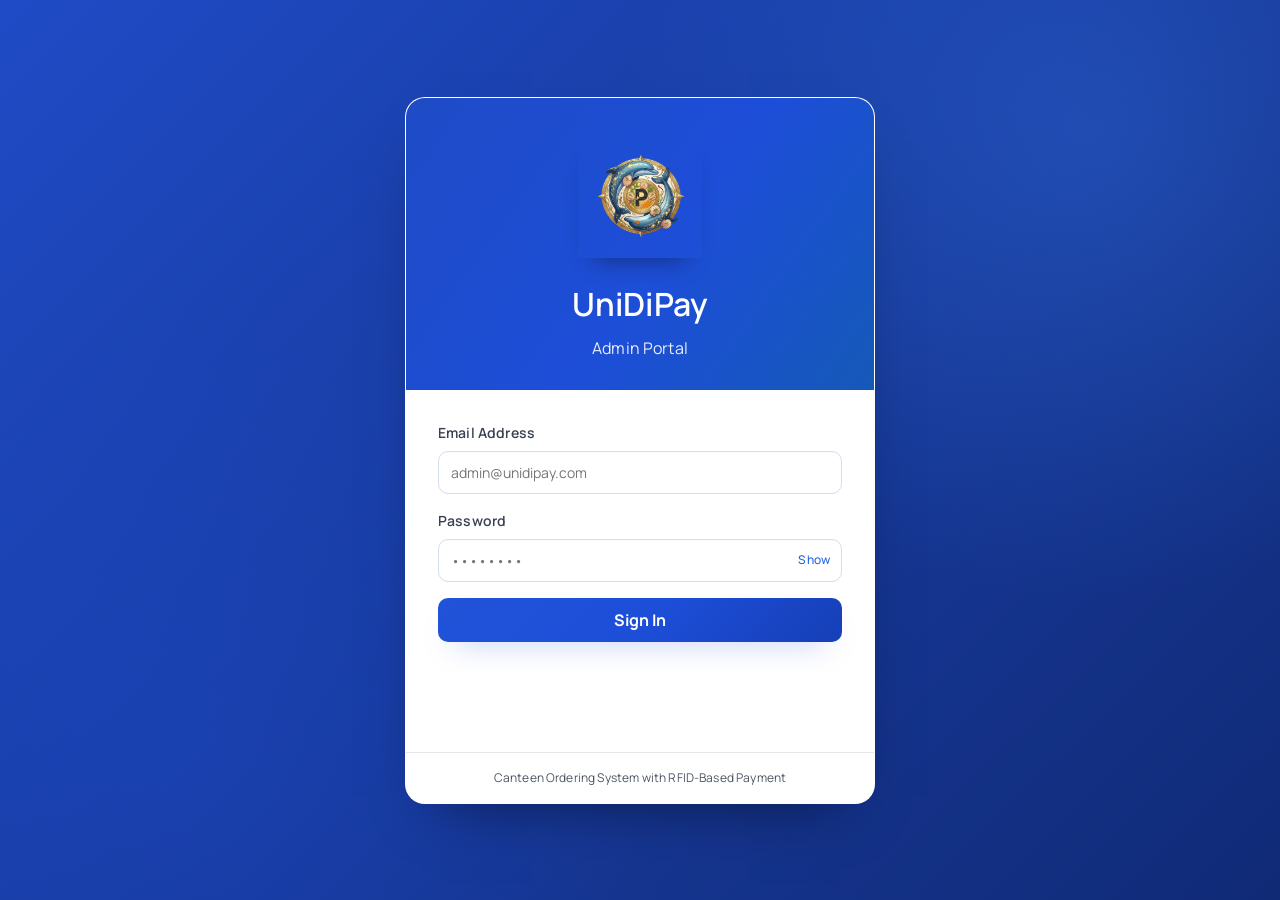
<file: Shifts.html>
<!DOCTYPE html>
<html lang="en">
<head>
    <meta charset="UTF-8">
    <meta name="viewport" content="width=device-width, initial-scale=1.0">
    <title>Shift coming soon</title>
    <link rel="stylesheet" href="css/style.css">
</head>
<body>
    <div class="dashboard-layout">
        <!-- Sidebar -->
        <aside class="sidebar">
            <div class="sidebar-header">
                <div class="sidebar-logo">UD</div>
                <div class="sidebar-title">
                    <h2>UniDiPay</h2>
                    <p>Admin Portal</p>
                </div>
            </div>

               <nav class="sidebar-nav">
                <a href="dashboard.html" class="nav-item ">
                    📊 Dashboard
                </a>
                <a href="users.html" class="nav-item">
                    👥 User Management
                </a>
                <a href="EmloyeeRoles.html" class="nav-item">
                    👥 Emloyee Roles
                </a>
                <a href="nfc.html" class="nav-item">
                    💳 RFID Management
                </a>
                <a href="menu.html" class="nav-item">
                    🍽️ Menu Management
                </a>
                <a href="orders.html" class="nav-item">
                    📦 Order Monitoring
                </a>
                <a href="reports.html" class="nav-item">
                    📊 Records & Reports
                </a>
                <a href="Uniform.html" class="nav-item">
                    👔 Uniforms
                </a>
                <a href="shifts.html" class="nav-item">
                    🕒 Shifts
                </a>
            </nav>


            <div class="sidebar-footer">
                © 2025 UniDiPay System<br>Version 1.0.0
            </div>
        </aside>
        
        <main class="main-content">
            <!-- Header -->
            <header class="header">
                <div class="header-title">
                    <h1>UniDiPay Admin System</h1>
                </div>
                <div class="header-actions">
                    <span id="adminName"></span>
                    <button class="btn btn-secondary" id="logoutBtn">
                        🚪 Logout
                    </button>
                </div>
            </header>

            <!-- Content -->
            <div class="content">
                <!-- Page Title -->
                <div class="page-header">
                    <div>
                        <h2>Shifts</h2>
                        <p>Coming soon</p>
                    </div>
                </div>

            
            </div>
        </main>
    </div>

    <script src="js/main.js"></script>
    <script>
        protectPage();
        initDashboard();
    </script>
</body>
</html>
</file>
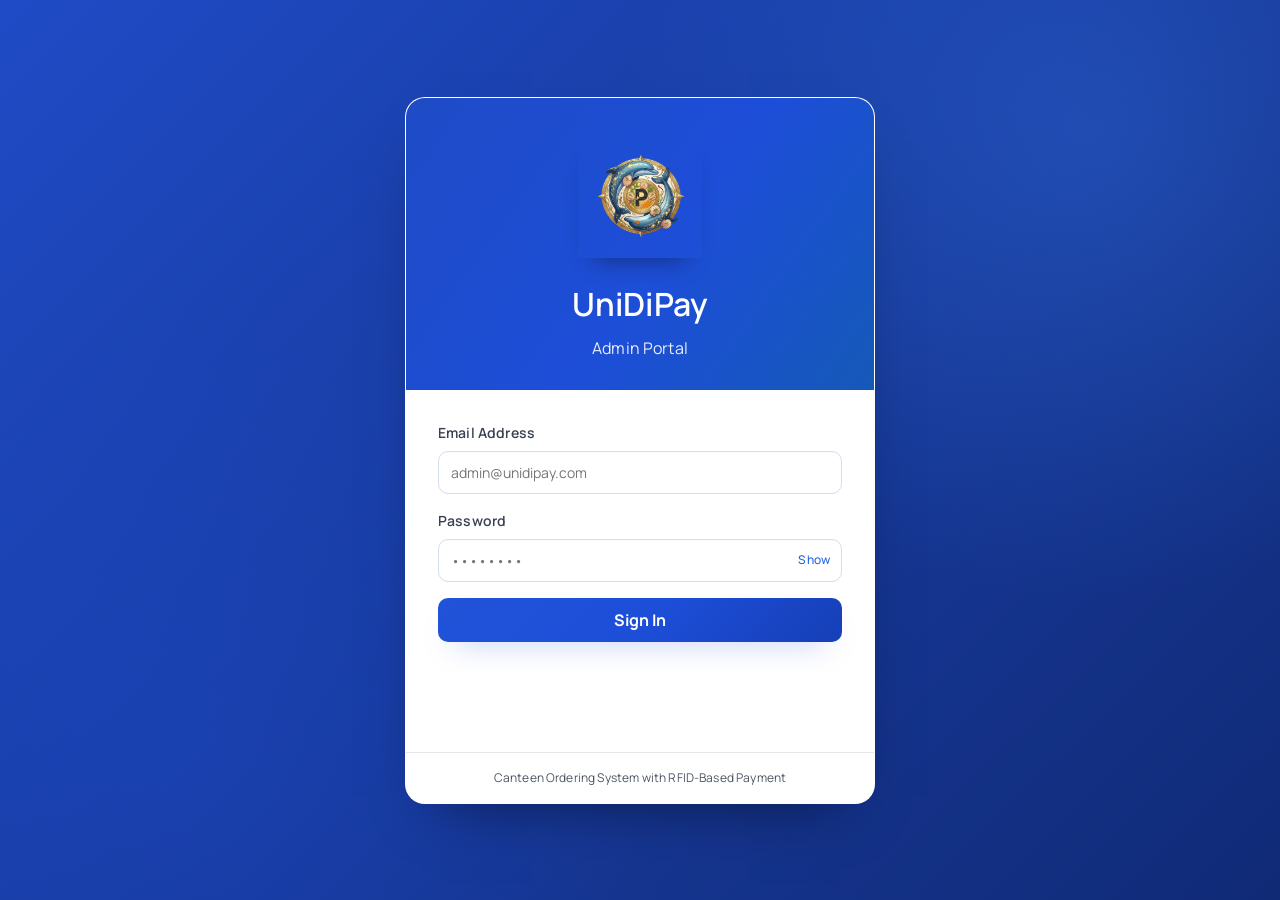
<file: Uniform.html>
<!DOCTYPE html>
<html lang="en">
<head>
    <meta charset="UTF-8">
    <meta name="viewport" content="width=device-width, initial-scale=1.0">
    <title>Uniforms coming soon</title>
    <link rel="stylesheet" href="css/style.css">
</head>
<body>
    <div class="dashboard-layout">
        <!-- Sidebar -->
        <aside class="sidebar">
            <div class="sidebar-header">
                <div class="sidebar-logo">UD</div>
                <div class="sidebar-title">
                    <h2>UniDiPay</h2>
                    <p>Admin Portal</p>
                </div>
            </div>

               <nav class="sidebar-nav">
                <a href="dashboard.html" class="nav-item ">
                    📊 Dashboard
                </a>
                <a href="users.html" class="nav-item">
                    👥 User Management
                </a>
                <a href="EmloyeeRoles.html" class="nav-item">
                    👥 Emloyee Roles
                </a>
                <a href="nfc.html" class="nav-item">
                    💳 RFID Management
                </a>
                <a href="menu.html" class="nav-item">
                    🍽️ Menu Management
                </a>
                <a href="orders.html" class="nav-item">
                    📦 Order Monitoring
                </a>
                <a href="reports.html" class="nav-item">
                    📊 Records & Reports
                </a>
                <a href="Uniform.html" class="nav-item">
                    👔 Uniforms
                </a>
                <a href="shifts.html" class="nav-item">
                    🕒 Shifts
                </a>
            </nav>


            <div class="sidebar-footer">
                © 2025 UniDiPay System<br>Version 1.0.0
            </div>
        </aside>
        
        <main class="main-content">
            <!-- Header -->
            <header class="header">
                <div class="header-title">
                    <h1>UniDiPay Admin System</h1>
                </div>
                <div class="header-actions">
                    <span id="adminName"></span>
                    <button class="btn btn-secondary" id="logoutBtn">
                        🚪 Logout
                    </button>
                </div>
            </header>

            <!-- Content -->
            <div class="content">
                <!-- Page Title -->
                <div class="page-header">
                    <div>
                        <h2>Uniforms</h2>
                        <p>Coming soon</p>
                    </div>
                </div>

            
            </div>
        </main>
    </div>

    <script src="js/main.js"></script>
    <script>
        protectPage();
        initDashboard();
    </script>
</body>
</html>
</file>
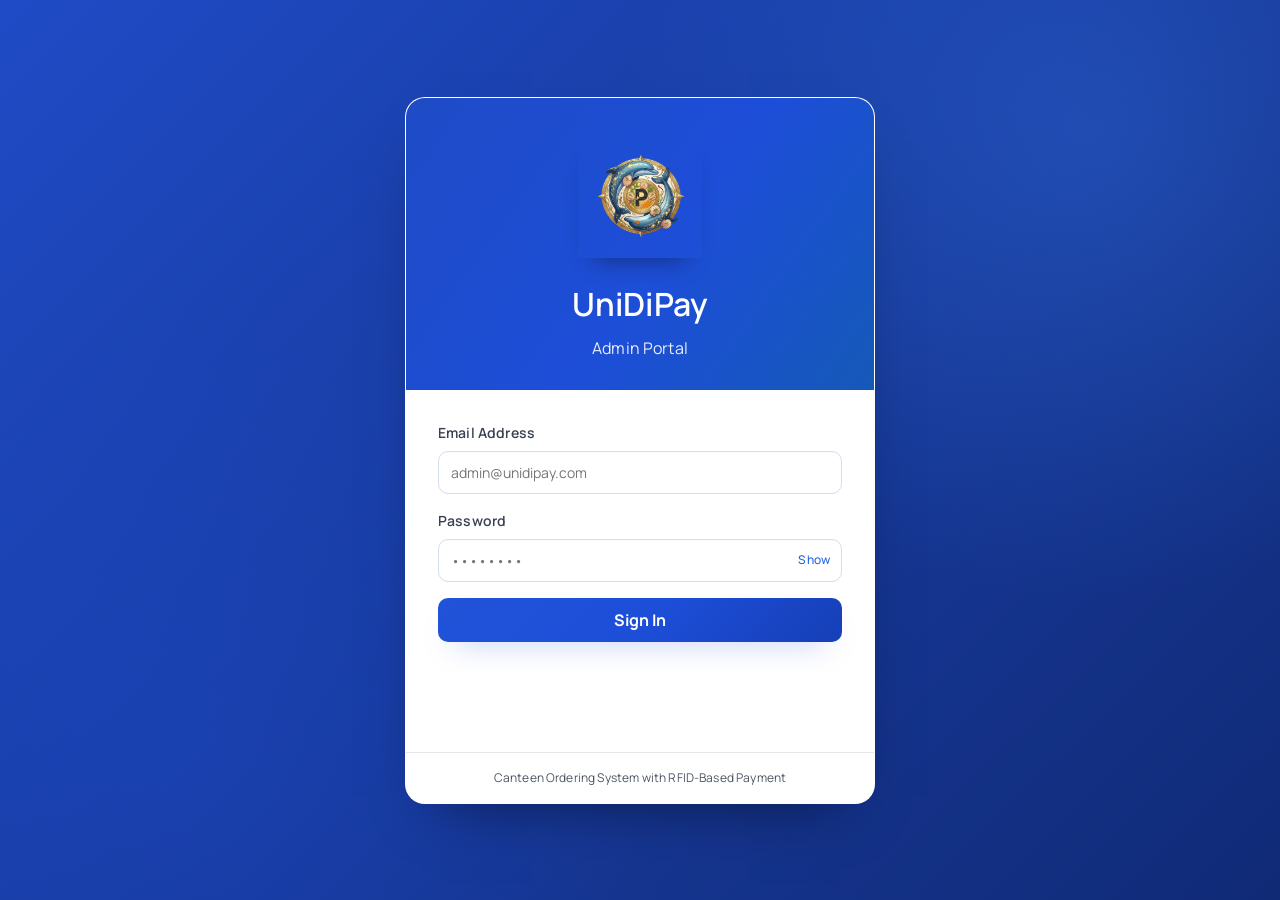
<file: users.html>
<!DOCTYPE html>
<html lang="en">
<head>
    <meta charset="UTF-8">
    <meta name="viewport" content="width=device-width, initial-scale=1.0">
    <title>User Management - UniDiPay Admin</title>
    <link rel="stylesheet" href="css/style.css">
</head>
<body>
    <div class="dashboard-layout">
        <!-- Copy sidebar from dashboard.html -->
           <aside class="sidebar">
            <div class="sidebar-header">
                <div class="sidebar-logo">UD</div>
                <div class="sidebar-title">
                    <h2>UniDiPay</h2>
                    <p>Admin Portal</p>
                </div>
            </div>

                <nav class="sidebar-nav">
                <a href="dashboard.html" class="nav-item ">
                    📊 Dashboard
                </a>
                <a href="users.html" class="nav-item">
                    👥 User Management
                </a>
                <a href="EmloyeeRoles.html" class="nav-item">
                    👥 Emloyee Roles
                </a>
                <a href="nfc.html" class="nav-item">
                    💳 RFID Management
                </a>
                <a href="menu.html" class="nav-item">
                    🍽️ Menu Management
                </a>
                <a href="orders.html" class="nav-item">
                    📦 Order Monitoring
                </a>
                <a href="reports.html" class="nav-item">
                    📊 Records & Reports
                </a>
                <a href="Uniform.html" class="nav-item">
                    👔 Uniforms
                </a>
                <a href="shifts.html" class="nav-item">
                    🕒 Shifts
                </a>
            </nav>

            <div class="sidebar-footer">
                © 2025 UniDiPay System<br>Version 1.0.0
            </div>
        </aside>
        
        <main class="main-content">
            <!-- Copy header from dashboard.html -->
            <header class="header">
                <div class="header-title">
                    <h1>UniDiPay Admin System</h1>
         
                </div>
                <div class="header-actions">
                    <span id="adminName"></span>
                    <button class="btn btn-secondary" id="logoutBtn">
                        🚪 Logout
                    </button>
                </div>
            </header>

            
            <div class="content">
                <div class="flex justify-between items-center mb-4">
                    <div>
                        <h2>User Management</h2>
                        <p>Manage student accounts and RFID cards</p>
                    </div>
                    <button class="btn btn-primary" id="addUserBtn">
                        <i class="fa-solid fa-user-plus" aria-hidden="true"></i> Add User
                    </button>
                </div>

                <!-- Search Bar -->
                <div class="card mb-4">
                    <div class="card-body">
                        <div class="search-bar">
                            
                            <input type="text" id="searchInput" placeholder="Search by name, student ID, or RFID Card...">
                        </div>
                    </div>
                </div>

                <!-- Students Table -->
                <div class="card">
                    <div class="table-container">
                        <table id="studentsTable">
                            <thead>
                                <tr>
                                    <th>Name</th>
                                    <th>Student ID</th>
                                    <th>Program</th>
                                    <th>Year Level</th>
                                    <th>RFID Card ID</th>
                                    <th>Balance</th>
                                    <th>Actions</th>
                                </tr>
                            </thead>
                            <tbody id="studentsBody"></tbody>
                        </table>
                    </div>
                </div>

                <div class="activity-log-container">
                    <h3>Recent User Activity</h3>
                    <div id="activityLogList" class="activity-log-list">
                        <div style="padding:12px;color:var(--gray-600);text-align:center;">Loading activity...</div>
                    </div>
                </div>
            </div>
        </main>
    </div>

    <!-- Add/Edit Modal -->
    <div class="modal" id="userModal">
        <div class="modal-content">
            <div class="modal-header">
                <h3 class="modal-title" id="modalTitle">Add New User</h3>
                <button class="close-btn" onclick="closeModal()">×</button>
            </div>
            <div class="modal-body">
                <form id="userForm">
                    <input type="hidden" id="userId">
                    
                    <div class="form-group">
                        <label for="name">Full Name</label>
                        <input type="text" id="name" required>
                    </div>

                    <div class="form-group">
                        <label for="student_id">Student ID</label>
                        <input type="text" id="student_id" required>
                    </div>

                    <div class="form-group">
                        <label for="program">Program</label>
                        <select id="program" required>
                            <option value="">Select Program</option>
                            <option value="BSCS">BSCS - Computer Science</option>
                            <option value="BSIT">BSIT - Information Technology</option>
                            <option value="BSIS">BSIS - Information Systems</option>
                            <option value="BSCpE">BSCpE - Computer Engineering</option>
                        </select>
                    </div>

                    <div class="form-group">
                        <label for="year_level">Year Level</label>
                        <select id="year_level" required>
                            <option value="">Select Year Level</option>
                            <option value="1st Year">1st Year</option>
                            <option value="2nd Year">2nd Year</option>
                            <option value="3rd Year">3rd Year</option>
                            <option value="4th Year">4th Year</option>
                        </select>
                    </div>

                    <div class="form-group">
                        <label for="nfc_card_id">RFID Card ID</label>
                        <input type="text" id="nfc_card_id" required placeholder="e.g., RFID001">
                    </div>

                    <div class="form-group" id="balanceGroup">
                        <label for="nfc_balance">Initial Balance (₱)</label>
                        <input type="number" id="nfc_balance" step="0.01" min="0" value="0">
                    </div>

                    <div class="flex gap-2">
                        <button type="button" class="btn btn-secondary" style="flex:1" onclick="closeModal()">Cancel</button>
                        <button type="submit" class="btn btn-primary" style="flex:1">Save</button>
                    </div>
                </form>
            </div>
        </div>
    </div>

    <!-- Delete User Confirmation Modal -->
    <div class="modal" id="deleteUserModal" aria-hidden="true">
        <div class="modal-content" role="dialog" aria-modal="true" aria-labelledby="deleteUserModalTitle">
            <div class="modal-header">
                <h3 class="modal-title" id="deleteUserModalTitle">Delete User</h3>
                <button type="button" class="modal-close" id="closeDeleteUserModal" aria-label="Close">
                    <i class="fa-solid fa-xmark" aria-hidden="true"></i>
                </button>
            </div>
            <div class="modal-body">
                <p id="deleteUserModalMessage" style="margin: 0; color: var(--gray-700);">Are you sure you want to delete this user?</p>
            </div>
            <div class="modal-footer">
                <button type="button" class="btn btn-secondary" id="cancelDeleteUserBtn" style="width: auto;">Cancel</button>
                <button type="button" class="btn btn-primary" id="confirmDeleteUserBtn" style="width: auto; background: var(--danger); border-color: var(--danger); box-shadow: 0 10px 20px -14px rgba(239, 68, 68, 0.9);">
                    <i class="fa-solid fa-trash" aria-hidden="true"></i>
                    <span>Delete</span>
                </button>
            </div>
        </div>
    </div>

    <script src="js/main.js"></script>
    <script>
       const UniDiPay = window.UniDiPay;

        protectPage();
        initDashboard();
        loadStudents();
        loadActivityLogs('User');

        let students = [];
        let editingId = null;
        let deletingId = null;

        const deleteUserModal = document.getElementById('deleteUserModal');
        const deleteUserModalMessage = document.getElementById('deleteUserModalMessage');
        const closeDeleteUserModalBtn = document.getElementById('closeDeleteUserModal');
        const cancelDeleteUserBtn = document.getElementById('cancelDeleteUserBtn');
        const confirmDeleteUserBtn = document.getElementById('confirmDeleteUserBtn');

        function formatCardIdForDisplay(cardId) {
            return String(cardId || '').replace(/^NFC/i, 'RFID');
        }

        // Load all students
        async function loadStudents() {
            try {
                const data = await apiRequest('students.php?action=all');
                students = data.students || [];
                displayStudents(students);
            } catch (error) {
                showError('Failed to load students');
            }
        }

        // Display students in table
        function displayStudents(data) {
            const tbody = document.getElementById('studentsBody');
            
            if (data.length === 0) {
                tbody.innerHTML = '<tr><td colspan="7" class="text-center">No students found</td></tr>';
                return;
            }

            tbody.innerHTML = data.map(s => `
                <tr>
                    <td>${s.name}</td>
                    <td>${s.student_id}</td>
                    <td>${s.program}</td>
                    <td>${s.year_level}</td>
                    <td><span class="badge badge-purple">${formatCardIdForDisplay(s.nfc_card_id)}</span></td>
                    <td>${formatCurrency(s.nfc_balance || 0)}</td>
                    <td>
                        <div class="action-buttons">
                            <button class="btn-icon btn-edit" onclick="editStudent(${s.id})" aria-label="Edit user"><i class="fa-solid fa-pen" aria-hidden="true"></i></button>
                            <button class="btn-icon btn-delete" onclick="deleteStudent(${s.id})" aria-label="Delete user"><i class="fa-solid fa-trash" aria-hidden="true"></i></button>
                        </div>
                    </td>
                </tr>
            `).join('');
        }

        // Search students
        document.getElementById('searchInput').addEventListener('input', (e) => {
            const term = e.target.value.toLowerCase();
            const termNormalized = term.replace(/rfid/g, 'nfc');
            const filtered = students.filter(s => 
                s.name.toLowerCase().includes(term) ||
                s.student_id.toLowerCase().includes(term) ||
                s.nfc_card_id.toLowerCase().includes(term) ||
                s.nfc_card_id.toLowerCase().includes(termNormalized) ||
                formatCardIdForDisplay(s.nfc_card_id).toLowerCase().includes(term)
            );
            displayStudents(filtered);
        });

        // Add user button
        document.getElementById('addUserBtn').addEventListener('click', () => {
            editingId = null;
            document.getElementById('modalTitle').textContent = 'Add New User';
            document.getElementById('balanceGroup').style.display = 'block';
            document.getElementById('userForm').reset();
            document.getElementById('userModal').classList.add('show');
        });

        // Edit student
        window.editStudent = (id) => {
            editingId = id;
            const student = students.find(s => s.id == id);
            
            document.getElementById('modalTitle').textContent = 'Edit User';
            document.getElementById('balanceGroup').style.display = 'none';
            document.getElementById('userId').value = student.id;
            document.getElementById('name').value = student.name;
            document.getElementById('student_id').value = student.student_id;
            document.getElementById('program').value = student.program;
            document.getElementById('year_level').value = student.year_level;
            document.getElementById('nfc_card_id').value = student.nfc_card_id;
            
            document.getElementById('userModal').classList.add('show');
        };

        // Delete student
        window.deleteStudent = (id) => {
            deletingId = id;
            const student = students.find(s => s.id == id);
            const studentName = student ? ` (${student.name})` : '';
            deleteUserModalMessage.textContent = `Are you sure you want to delete this user${studentName}?`;
            deleteUserModal.classList.add('show');
            deleteUserModal.setAttribute('aria-hidden', 'false');
        };

        function closeDeleteUserModal() {
            deleteUserModal.classList.remove('show');
            deleteUserModal.setAttribute('aria-hidden', 'true');
            deletingId = null;
        }

        async function confirmDeleteUser() {
            if (!deletingId) {
                closeDeleteUserModal();
                return;
            }

            const idToDelete = deletingId;

            try {
                await apiRequest(`students.php?action=delete&id=${idToDelete}`, { method: 'DELETE' });
                showSuccess('Student deleted successfully');
                closeDeleteUserModal();
                loadStudents();
                loadActivityLogs('User');
            } catch (error) {
                showError(error.message);
            }
        }

        closeDeleteUserModalBtn.addEventListener('click', closeDeleteUserModal);
        cancelDeleteUserBtn.addEventListener('click', closeDeleteUserModal);
        confirmDeleteUserBtn.addEventListener('click', confirmDeleteUser);

        deleteUserModal.addEventListener('click', (event) => {
            if (event.target === deleteUserModal) {
                closeDeleteUserModal();
            }
        });

        document.addEventListener('keydown', (event) => {
            if (event.key === 'Escape' && deleteUserModal.classList.contains('show')) {
                closeDeleteUserModal();
            }
        });

        // Close modal
        window.closeModal = () => {
            document.getElementById('userModal').classList.remove('show');
        };

        // Form submission
        document.getElementById('userForm').addEventListener('submit', async (e) => {
            e.preventDefault();
            
            const formData = {
                name: document.getElementById('name').value,
                student_id: document.getElementById('student_id').value,
                program: document.getElementById('program').value,
                year_level: document.getElementById('year_level').value,
                nfc_card_id: document.getElementById('nfc_card_id').value
            };

            if (editingId) {
                formData.id = editingId;
                try {
                    await apiRequest('students.php', {
                        method: 'PUT',
                        body: JSON.stringify(formData)
                    });
                    showSuccess('Student updated successfully');
                } catch (error) {
                    showError(error.message);
                    return;
                }
            } else {
                formData.nfc_balance = parseFloat(document.getElementById('nfc_balance').value);
                try {
                    await apiRequest('students.php', {
                        method: 'POST',
                        body: JSON.stringify(formData)
                    });
                    showSuccess('Student created successfully');
                } catch (error) {
                    showError(error.message);
                    return;
                }
            }

            closeModal();
            loadStudents();
            loadActivityLogs('User');
        });
    </script>
</body>
</html>
</file>
<file: css/style.css>
/* UniDiPay Admin System - Complete Stylesheet */
@import url('https://fonts.googleapis.com/css2?family=Manrope:wght@400;500;600;700;800&display=swap');

/* CSS Reset & Base */
* {
    margin: 0;
    padding: 0;
    box-sizing: border-box;
}

:root {
    --primary: #2563EB;
    --primary-dark: #1D4ED8;
    --primary-deep: #16348f;
    --secondary: #64748B;
    --success: #10B981;
    --warning: #F59E0B;
    --danger: #EF4444;
    --gray-50: #F9FAFB;
    --gray-100: #F3F4F6;
    --gray-200: #E5E7EB;
    --gray-300: #D1D5DB;
    --gray-600: #4B5563;
    --gray-700: #374151;
    --gray-800: #1F2937;
    --gray-900: #111827;
    --white: #FFFFFF;
    --surface: #FFFFFF;
    --surface-soft: #F8FAFF;
    --text-strong: #0F172A;
    --shadow: 0 1px 3px 0 rgba(0, 0, 0, 0.1);
    --shadow-md: 0 4px 6px -1px rgba(0, 0, 0, 0.1);
    --shadow-lg: 0 10px 15px -3px rgba(0, 0, 0, 0.1);
}

body {
    font-family: 'Manrope', 'Segoe UI', sans-serif;
    font-size: 16px;
    line-height: 1.5;
    color: var(--text-strong);
    background: linear-gradient(180deg, #f5f8ff 0%, #edf3ff 100%);
}

/* Login Page */
.login-page {
    min-height: 100vh;
    background:
        radial-gradient(circle at 85% 15%, rgba(59, 130, 246, 0.28), transparent 35%),
        radial-gradient(circle at 15% 85%, rgba(29, 78, 216, 0.24), transparent 35%),
        linear-gradient(135deg, #1f4bc6 0%, #102a76 100%);
    display: flex;
    align-items: center;
    justify-content: center;
    padding: 20px;
}

.login-container {
    width: 100%;
    max-width: 470px;
}

.login-card {
    background: var(--surface);
    border-radius: 20px;
    border: 1px solid rgba(255, 255, 255, 0.25);
    box-shadow: 0 28px 60px -36px rgba(2, 6, 23, 0.7);
    overflow: hidden;
}

.login-header {
    background: linear-gradient(125deg, #1f4bc6, #1d4ed8 55%, #1559b8);
    color: white;
    padding: 36px 32px 30px;
    text-align: center;
}

.logo {
    margin-bottom: 16px;
}

.logo-icon {
    width: 60px;
    height: 60px;
    background: white;
    border-radius: 50%;
    display: inline-flex;
    align-items: center;
    justify-content: center;
    font-size: 28px;
    font-weight: 700;
    color: var(--primary);
}

.logo-img {
    width: 124px;
    height: 124px;
    object-fit: contain;
    border-radius: 0;
    background: transparent;
    padding: 0;
    border: none;
    box-shadow: 0 16px 24px -16px rgba(0, 0, 0, 0.45);
    box-sizing: border-box;
}

.login-header h1 {
    font-size: 32px;
    font-weight: 600;
    margin-bottom: 8px;
}

.login-header p {
    font-size: 16px;
    opacity: 0.9;
}

.login-form {
    padding: 32px;
}

.form-group {
    margin-bottom: 20px;
}

.form-group label {
    display: block;
    font-size: 14px;
    font-weight: 500;
    color: var(--gray-700);
    margin-bottom: 8px;
}

.form-group input {
    width: 100%;
    padding: 12px 16px;
    border: 1px solid var(--gray-300);
    border-radius: 8px;
    font-size: 16px;
    transition: all 0.2s;
}

.form-group input:focus {
    outline: none;
    border-color: var(--primary);
    box-shadow: 0 0 0 3px rgba(37, 99, 235, 0.1);
}

.password-wrapper {
    position: relative;
    display: flex;
    align-items: center;
}

.password-wrapper input {
    width: 100%;
    padding: 12px 16px;
    border: 1px solid var(--gray-300);
    border-radius: 8px;
    font-size: 16px;
    transition: all 0.2s;
}

.toggle-password {
    position: absolute;
    right: 12px;
    cursor: pointer;
    font-size: 12px;
    color: var(--primary);
    font-weight: 500;
    user-select: none;
}

.toggle-password:hover {
    color: var(--primary-dark);
}

.btn-primary {
    width: 100%;
    padding: 14px;
    background: var(--primary);
    color: white;
    border: none;
    border-radius: 8px;
    font-size: 16px;
    font-weight: 600;
    cursor: pointer;
    transition: background 0.2s;
    display: flex;
    align-items: center;
    justify-content: center;
    gap: 8px;
}

.btn-primary:hover:not(:disabled) {
    background: var(--primary-dark);
}

.btn-primary:disabled {
    opacity: 0.6;
    cursor: not-allowed;
}

.spinner {
    width: 16px;
    height: 16px;
    border: 2px solid rgba(255, 255, 255, 0.3);
    border-top-color: white;
    border-radius: 50%;
    animation: spin 0.6s linear infinite;
}

@keyframes spin {
    to { transform: rotate(360deg); }
}

.login-footer {
    padding: 0 32px 32px;
    text-align: center;
}

.link-button {
    background: none;
    border: none;
    color: var(--primary);
    font-size: 14px;
    cursor: pointer;
    text-decoration: underline;
}

.link-button:hover {
    color: var(--primary-dark);
}

.login-info {
    padding: 16px 32px;
    border-top: 1px solid var(--gray-200);
    text-align: center;
}

.login-info p {
    font-size: 12px;
    color: var(--gray-600);
}

.error-message {
    margin: 0 32px 24px;
    padding: 12px 16px;
    background: #FEE2E2;
    border: 1px solid #EF4444;
    border-radius: 8px;
    color: #991B1B;
    font-size: 14px;
}

/* Dashboard Layout */
.dashboard-layout {
    display: flex;
    min-height: 100vh;
}

/* Sidebar */
.sidebar {
    width: 256px;
    background: linear-gradient(180deg, #17389f 0%, #0f2469 62%, #0a1a4c 100%);
    color: white;
    position: fixed;
    height: 100vh;
    overflow-y: auto;
    border-right: 1px solid rgba(255, 255, 255, 0.08);
    box-shadow: 0 24px 40px -28px rgba(2, 6, 23, 0.65);
}

.sidebar-header {
    padding: 24px;
    border-bottom: 1px solid rgba(255, 255, 255, 0.1);
    display: flex;
    align-items: center;
    gap: 12px;
}

.sidebar-logo {
    width: 44px;
    height: 44px;
    background: rgba(255, 255, 255, 0.92);
    border-radius: 12px;
    display: flex;
    align-items: center;
    justify-content: center;
    color: var(--primary-deep);
    font-weight: 700;
    font-size: 15px;
    overflow: hidden;
    box-shadow: 0 10px 20px -14px rgba(0, 0, 0, 0.7);
}

.sidebar-logo img {
    width: 100%;
    height: 100%;
    object-fit: cover;
}

.sidebar-title h2 {
    font-size: 20px;
    font-weight: 600;
}

.sidebar-title p {
    font-size: 12px;
    opacity: 0.8;
}

.sidebar-nav {
    padding: 16px;
}

.nav-item {
    display: flex;
    align-items: center;
    gap: 12px;
    padding: 12px 16px;
    color: rgba(255, 255, 255, 0.9);
    text-decoration: none;
    border-radius: 8px;
    margin-bottom: 8px;
    transition: all 0.2s;
    cursor: pointer;
}

.nav-item i {
    width: 16px;
    text-align: center;
    opacity: 0.95;
}

.nav-item:hover {
    background: rgba(255, 255, 255, 0.1);
}

.nav-item.active {
    background: white;
    color: var(--primary);
    box-shadow: var(--shadow-md);
}

.nav-item.nav-item-locked {
    position: relative;
    opacity: 0.68;
    border: 1px dashed rgba(255, 255, 255, 0.28);
    cursor: not-allowed;
    overflow: hidden;
}

.nav-item.nav-item-locked:hover {
    background: rgba(255, 255, 255, 0.08);
}

.nav-item.nav-item-locked::after {
    content: '\f023';
    font-family: 'Font Awesome 6 Free';
    font-weight: 900;
    position: absolute;
    right: 10px;
    top: 50%;
    transform: translateY(-50%);
    font-size: 24px;
    line-height: 1;
    color: rgba(255, 255, 255, 0.18);
    pointer-events: none;
}

.nav-item.nav-item-coming-soon {
    position: relative;
    border: 1px dashed rgba(255, 255, 255, 0.25);
    overflow: hidden;
    padding-right: 76px;
    background: rgba(14, 37, 112, 0.26);
}

.nav-item.nav-item-coming-soon::after {
    content: '\f023';
    font-family: 'Font Awesome 6 Free';
    font-weight: 900;
    position: absolute;
    right: 12px;
    top: 50%;
    transform: translateY(-50%);
    font-size: 18px;
    line-height: 1;
    color: rgba(255, 255, 255, 0.38);
    pointer-events: none;
}

.nav-item.nav-item-coming-soon::before {
    content: 'Coming soon';
    position: absolute;
    right: 36px;
    top: 50%;
    transform: translateY(-50%);
    padding: 3px 8px;
    border-radius: 999px;
    font-size: 11px;
    font-weight: 700;
    letter-spacing: 0.3px;
    color: rgba(255, 255, 255, 0.95);
    background: rgba(255, 255, 255, 0.2);
    pointer-events: none;
}

.nav-item.nav-item-coming-soon i {
    color: rgba(255, 255, 255, 0.95);
}

.nav-item.hidden,
.nav-item[style*="display: none"] {
    display: none !important;
}

.sidebar-footer {
    position: absolute;
    bottom: 0;
    left: 0;
    right: 0;
    padding: 16px;
    border-top: 1px solid rgba(255, 255, 255, 0.1);
    text-align: center;
    font-size: 12px;
    opacity: 0.7;
}

/* Main Content */
.main-content {
    margin-left: 256px;
    flex: 1;
    display: flex;
    flex-direction: column;
    overflow: hidden;
}

.header {
    background: rgba(255, 255, 255, 0.9);
    backdrop-filter: blur(10px);
    border-bottom: 1px solid var(--gray-200);
    padding: 16px 32px;
    display: flex;
    justify-content: space-between;
    align-items: center;
    box-shadow: 0 8px 20px -18px rgba(2, 6, 23, 0.5);
    position: sticky;
    top: 0;
    z-index: 80;
}

.header-title h1 {
    font-size: 24px;
    font-weight: 600;
    color: var(--gray-800);
}

.header-title p {
    font-size: 14px;
    color: var(--gray-600);
}

.header-actions {
    display: flex;
    align-items: center;
    gap: 12px;
}

.btn {
    padding: 10px 20px;
    border-radius: 8px;
    border: none;
    font-size: 14px;
    font-weight: 500;
    cursor: pointer;
    display: inline-flex;
    align-items: center;
    gap: 8px;
}

.btn-secondary {
    background: var(--gray-100);
    color: var(--gray-700);
}

.btn-secondary:hover {
    background: var(--gray-200);
}

.content {
    padding: 32px;
    flex: 1;
    overflow-y: auto;
    display: flex;
    flex-direction: column;
}

.content-section {
    padding: 32px;
    display: flex;
    flex-direction: column;
    gap: 32px;
}

button,
input,
select,
textarea {
    font: inherit;
}

button,
.btn,
.btn-primary,
.btn-secondary,
.ghost-btn,
.filter-btn,
.pill-filter {
    min-height: 40px;
}

button:focus-visible,
input:focus-visible,
select:focus-visible,
textarea:focus-visible,
a:focus-visible {
    outline: 3px solid rgba(37, 99, 235, 0.28);
    outline-offset: 2px;
}

.table-container {
    border: 1px solid rgba(148, 163, 184, 0.22);
    border-radius: 12px;
    background: #fff;
}

.table-container table {
    min-width: 700px;
}

.modal-content {
    width: min(560px, calc(100vw - 24px));
}

.search-toolbar {
    align-items: stretch;
}

.search-container {
    min-width: 280px;
    flex: 1;
}

.pill-group {
    align-items: center;
}

@media (max-width: 1100px) {
    .header {
        padding: 14px 20px;
    }

    .content,
    .content-section {
        padding: 22px;
        gap: 22px;
    }

    .stats-grid {
        padding: 0 22px 14px;
        margin: 0 -22px;
        gap: 14px;
    }

    .stat-card {
        width: 206px;
        min-width: 206px;
        padding: 18px;
    }

    .card-details-grid {
        grid-template-columns: 1fr;
        gap: 14px;
    }
}

@media (max-width: 768px) {
    .header {
        padding: 14px 16px;
        flex-wrap: wrap;
        gap: 10px;
    }

    .header-actions {
        width: 100%;
        justify-content: space-between;
    }

    .main-content {
        margin-left: 200px;
    }

    .content,
    .content-section {
        padding: 16px;
        gap: 16px;
    }

    .card-header,
    .card-body {
        padding: 14px;
    }

    .search-toolbar {
        gap: 10px;
    }

    .search-container {
        min-width: 0;
        width: 100%;
    }

    .pill-group {
        width: 100%;
        gap: 6px;
    }

    .filter-btn,
    .pill-filter {
        padding: 8px 12px;
    }

    .card-actions {
        flex-direction: column;
    }

    .card-actions .btn {
        width: 100%;
    }
}

@media (max-width: 576px) {
    .sidebar {
        width: 100%;
        position: relative;
        height: auto;
    }

    .main-content {
        margin-left: 0;
    }

    .header {
        position: static;
    }

    .header-title h1 {
        font-size: 18px;
    }

    .header-actions {
        gap: 8px;
    }

    .header-actions .btn {
        width: 100%;
        justify-content: center;
    }

    .stats-grid {
        padding: 0 16px 12px;
        margin: 0 -16px;
    }

    .stat-card {
        width: 184px;
        min-width: 184px;
        padding: 14px;
    }

    .stat-value {
        font-size: 22px;
    }

    .modal {
        padding: 12px;
    }

    .modal-body,
    .modal-footer {
        padding: 16px;
    }
}

/* Cards */
.card {
    background: var(--surface);
    border-radius: 16px;
    box-shadow: 0 20px 40px -32px rgba(15, 23, 42, 0.35);
    border: 1px solid var(--gray-200);
    overflow: hidden;
}

.card-header {
    padding: 20px;
    border-bottom: 1px solid var(--gray-200);
    display: flex;
    justify-content: space-between;
    align-items: center;
}

.card-title {
    font-size: 18px;
    font-weight: 600;
    color: var(--gray-800);
}

.card-body {
    padding: 20px;
}

/* Stats Grid */
.stats-grid {
    display: flex;
    gap: 24px;
    overflow-x: auto;
    overflow-y: hidden;
    scroll-behavior: smooth;
    padding: 0 32px 16px 32px;
    margin: 0 -32px;
    flex-wrap: nowrap;
    flex-shrink: 0;
}

.stats-grid::-webkit-scrollbar {
    height: 6px;
}

.stats-grid::-webkit-scrollbar-track {
    background: transparent;
}

.stats-grid::-webkit-scrollbar-thumb {
    background: var(--gray-300);
    border-radius: 3px;
}

.stats-grid::-webkit-scrollbar-thumb:hover {
    background: var(--gray-400);
}

.stat-card {
    position: relative;
    overflow: hidden;
    background: linear-gradient(135deg, #ffffff 0%, #f4f7ff 100%);
    border-radius: 14px;
    padding: 24px;
    box-shadow: 0 18px 40px -22px rgba(15, 23, 42, 0.35);
    border: 1px solid rgba(37, 99, 235, 0.12);
    display: flex;
    justify-content: space-between;
    align-items: flex-start;
    flex-shrink: 0;
    width: 220px;
    min-width: 220px;
}

.stat-card::after {
    content: '';
    position: absolute;
    inset: 0;
    background: radial-gradient(circle at 90% 10%, rgba(59, 130, 246, 0.12), transparent 32%),
                radial-gradient(circle at 10% 90%, rgba(16, 185, 129, 0.1), transparent 35%);
    pointer-events: none;
}

.stat-card-clickable {
    cursor: pointer;
    transition: all 0.3s ease;
}

.stat-card-clickable:hover {
    transform: translateY(-4px);
    box-shadow: 0 24px 46px -24px rgba(37, 99, 235, 0.45);
    border-color: rgba(37, 99, 235, 0.3);
}

.stat-card-clickable.active-filter {
    background: linear-gradient(135deg, rgba(37, 99, 235, 0.08), rgba(16, 185, 129, 0.08));
    border-color: rgba(37, 99, 235, 0.35);
    box-shadow: 0 0 0 2px rgba(37, 99, 235, 0.18);
}

.stat-info {
    flex: 1;
}

.stat-label {
    font-size: 14px;
    color: var(--gray-700);
    margin-bottom: 8px;
}

.stat-value {
    font-size: 28px;
    font-weight: 700;
    color: #0f172a;
}

.stat-icon {
    width: 48px;
    height: 48px;
    border-radius: 8px;
    display: flex;
    align-items: center;
    justify-content: center;
    color: white;
    font-size: 24px;
    box-shadow: inset 0 1px 0 rgba(255,255,255,0.25), 0 10px 20px -10px rgba(0,0,0,0.35);
}

.stat-icon svg {
    width: 26px;
    height: 26px;
}

.stat-icon i {
    font-size: 22px;
    line-height: 1;
}

.stat-icon.blue { background: var(--primary); }
.stat-icon.green { background: var(--success); }
.stat-icon.yellow { background: var(--warning); }
.stat-icon.purple { background: #8B5CF6; }
.stat-icon.emerald { background: #10B981; }

/* Table */
.table-container {
    overflow-x: auto;
}

table {
    width: 100%;
    border-collapse: collapse;
}

thead {
    background: var(--gray-50);
    border-bottom: 1px solid var(--gray-200);
}

th {
    padding: 12px 24px;
    text-align: left;
    font-size: 12px;
    font-weight: 600;
    color: var(--gray-600);
    text-transform: uppercase;
    letter-spacing: 0.5px;
}

td {
    padding: 16px 24px;
    border-bottom: 1px solid var(--gray-200);
    font-size: 14px;
}

tr:hover {
    background: var(--gray-50);
}

/* Badge */
.badge {
    display: inline-flex;
    align-items: center;
    padding: 4px 12px;
    border-radius: 12px;
    font-size: 12px;
    font-weight: 500;
}

.badge-success {
    background: #D1FAE5;
    color: #065F46;
}

.badge-warning {
    background: #FEF3C7;
    color: #92400E;
}

.badge-danger {
    background: #FEE2E2;
    color: #991B1B;
}

.badge-info {
    background: #DBEAFE;
    color: #1E40AF;
}

.badge-purple {
    background: #EDE9FE;
    color: #6B21A8;
}

/* Action Buttons */
.action-buttons {
    display: flex;
    gap: 8px;
}

.btn-icon {
    width: 32px;
    height: 32px;
    display: inline-flex;
    align-items: center;
    justify-content: center;
    border-radius: 6px;
    border: none;
    cursor: pointer;
    transition: all 0.2s;
}

.btn-edit {
    background: #DBEAFE;
    color: #1D4ED8;
}

.btn-edit:hover {
    background: #BFDBFE;
}

.btn-delete {
    background: #FEE2E2;
    color: #DC2626;
}

.btn-delete:hover {
    background: #FECACA;
}

/* Modal */
.modal {
    display: none;
    position: fixed;
    inset: 0;
    background: rgba(0, 0, 0, 0.5);
    z-index: 1000;
    align-items: center;
    justify-content: center;
    padding: 20px;
}

.modal.show {
    display: flex;
}

.modal-content {
    background: white;
    border-radius: 12px;
    width: 100%;
    max-width: 500px;
    max-height: 90vh;
    overflow-y: auto;
    box-shadow: var(--shadow-lg);
}

.modal-header {
    padding: 20px 24px;
    border-bottom: 1px solid var(--gray-200);
    display: flex;
    justify-content: space-between;
    align-items: center;
}

.modal-title {
    font-size: 18px;
    font-weight: 600;
}

.close-btn {
    width: 32px;
    height: 32px;
    border-radius: 6px;
    border: none;
    background: var(--gray-100);
    cursor: pointer;
    font-size: 20px;
    line-height: 1;
}

.close-btn:hover {
    background: var(--gray-200);
}

.modal-body {
    padding: 24px;
}

/* Search Bar */
.search-bar {
    position: relative;
    margin-bottom: 24px;
}

.search-bar input {
    width: 100%;
    padding: 12px 12px 12px 40px;
    border: 1px solid var(--gray-300);
    border-radius: 8px;
    font-size: 14px;
}

.search-bar input:focus {
    outline: none;
    border-color: var(--primary);
    box-shadow: 0 0 0 3px rgba(37, 99, 235, 0.1);
}

.search-icon {
    position: absolute;
    left: 12px;
    top: 50%;
    transform: translateY(-50%);
    color: var(--gray-400);
}

/* Grid Layout */
.grid {
    display: grid;
    gap: 24px;
}

.grid-cols-2 {
    grid-template-columns: repeat(2, 1fr);
}

.grid-cols-3 {
    grid-template-columns: repeat(3, 1fr);
}

.grid-cols-4 {
    grid-template-columns: repeat(4, 1fr);
}

/* Utilities */
.text-center { text-align: center; }
.text-right { text-align: right; }
.mb-4 { margin-bottom: 16px; }
.mt-4 { margin-top: 16px; }
.flex { display: flex; }
.items-center { align-items: center; }
.justify-between { justify-content: space-between; }
.gap-2 { gap: 8px; }
.gap-4 { gap: 16px; }
.hidden { display: none; }

/* Loading State */
.loading {
    text-align: center;
    padding: 60px 20px;
    color: var(--gray-600);
}

.loading-spinner {
    width: 48px;
    height: 48px;
    border: 4px solid var(--gray-200);
    border-top-color: var(--primary);
    border-radius: 50%;
    animation: spin 0.8s linear infinite;
    margin: 0 auto 16px;
}

/* Empty State */
.empty-state {
    text-align: center;
    padding: 60px 20px;
}

.empty-icon {
    width: 64px;
    height: 64px;
    margin: 0 auto 16px;
    opacity: 0.3;
    font-size: 64px;
}

.empty-state p {
    color: var(--gray-600);
}

/* Responsive */
@media (max-width: 768px) {
    .sidebar {
        width: 200px;
    }
    
    .main-content {
        margin-left: 200px;
    }
    
    .stats-grid {
        padding: 0 24px 12px 24px;
        margin: 0 -24px;
    }
    
    .content {
        padding: 24px;
    }

    .page-intro {
        flex-direction: column;
        align-items: flex-start;
    }

    .search-toolbar {
        flex-direction: column;
    }

    .order-actions {
        grid-template-columns: 1fr;
    }
    
    .grid-cols-2,
    .grid-cols-3,
    .grid-cols-4 {
        grid-template-columns: 1fr;
    }
}

@media (max-width: 576px) {
    .sidebar {
        width: 100%;
        position: relative;
        height: auto;
    }
    
    .main-content {
        margin-left: 0;
    }
    
    .content {
        padding: 16px;
    }
    
    .stats-grid {
        padding: 0 16px 12px 16px;
        margin: 0 -16px;
    }
}

/* MENU GRID */
.menu-grid {
    display: grid;
    grid-template-columns: repeat(auto-fill, minmax(260px, 1fr));
    gap: 22px;
}

/* MENU CARD */
.menu-card {
    position: relative;
    background: linear-gradient(135deg, #ffffff 0%, #f6f9ff 100%);
    border-radius: 14px;
    padding: 14px;
    box-shadow: 0 18px 40px -24px rgba(15, 23, 42, 0.35);
    border: 1px solid rgba(37, 99, 235, 0.12);
    transition: transform 0.25s ease, box-shadow 0.25s ease;
    overflow: hidden;
}

.menu-card:hover {
    transform: translateY(-4px);
    box-shadow: 0 24px 50px -28px rgba(37, 99, 235, 0.45);
}

.menu-card img {
    width: 100%;
    height: 150px;
    object-fit: cover;
    border-radius: 12px;
    margin-bottom: 12px;
    box-shadow: inset 0 1px 0 rgba(255,255,255,0.4);
}

.menu-card .title {
    font-weight: 700;
    margin: 4px 0;
    font-size: 16px;
    color: #0f172a;
}

.menu-card .description {
    font-size: 13px;
    color: var(--gray-600);
    margin: 4px 0 10px;
    min-height: 34px;
}

.menu-meta {
    display: flex;
    justify-content: space-between;
    align-items: center;
    margin-bottom: 8px;
    gap: 8px;
}

.menu-card .price {
    color: var(--primary);
    font-weight: 800;
    font-size: 17px;
}

.menu-card .category-badge {
    padding: 6px 10px;
    background: rgba(37, 99, 235, 0.08);
    color: #1d4ed8;
    border-radius: 999px;
    font-size: 12px;
    font-weight: 700;
}

.menu-card .availability-row {
    display: flex;
    align-items: center;
    justify-content: space-between;
    gap: 10px;
    padding: 10px;
    border: 1px dashed rgba(37, 99, 235, 0.12);
    border-radius: 10px;
    background: rgba(15, 23, 42, 0.02);
}

.menu-card .actions {
    margin-top: 12px;
    display: flex;
    justify-content: space-between;
    gap: 10px;
}

.actions button {
    border: none;
    padding: 9px 12px;
    border-radius: 10px;
    cursor: pointer;
    font-size: 13px;
    font-weight: 700;
    display: inline-flex;
    align-items: center;
    gap: 6px;
}

.actions .icon-wrapper {
    display: inline-flex;
    align-items: center;
    justify-content: center;
    width: 16px;
}

.actions .icon-wrapper i {
    font-size: 14px;
}

.availability-row .status-text {
    font-size: 13px;
}

.btn-primary{
    background-color: #1D4ED8;
    color: white;
    border: none;
    padding: 10px 20px;
    border-radius: 8px;
    font-weight: 600;
    cursor: pointer;
    transition: all 0.2s;
    display: inline-flex;
    align-items: center;
    gap: 8px;
}

.btn-primary:hover:not(:disabled) {
    background-color: #1E40AF;
}

.btn-primary:disabled {
    opacity: 0.6;
    cursor: not-allowed;
}
.btn-edit {
    background: #DBEAFE;
    color: #1D4ED8;
}

.btn-delete {
    background: #FEE2E2;
    color: #DC2626;
}

/* --------------------------------------------- */
/* MENU FORM STYLING (Add/Edit menu item modal) */
/* --------------------------------------------- */

#menuForm {
    display: flex;
    flex-direction: column;
    gap: 14px;
}

#menuForm label {
    font-size: 14px;
    font-weight: 600;
    color: var(--gray-700);
}

#menuForm input,
#menuForm select,
#menuForm textarea {
    width: 100%;
    padding: 12px 14px;
    border: 1px solid var(--gray-300);
    border-radius: 8px;
    font-size: 14px;
    background: var(--gray-50);
    transition: all 0.2s ease-in-out;
}

#menuForm input:focus,
#menuForm select:focus,
#menuForm textarea:focus {
    outline: none;
    border-color: var(--primary);
    background: white;
    box-shadow: 0 0 0 3px rgba(37, 99, 235, 0.15);
}

#menuForm textarea {
    resize: none;
    min-height: 90px;
}

#menuForm button[type="submit"] {
    width: auto;
    padding: 12px 16px;
    font-size: 15px;
    border-radius: 8px;
}

#menuForm .form-actions {
    display: grid;
    grid-template-columns: 1fr 1fr;
    gap: 10px;
}

#menuForm .form-actions .btn {
    width: 100%;
    padding: 12px;
    font-size: 14px;
    border-radius: 10px;
}

/* Modal enhancements */
.modal-content {
    padding: 0;
    animation: scaleIn 0.25s ease;
}

@keyframes scaleIn {
    from { transform: scale(0.9); opacity: 0; }
    to { transform: scale(1); opacity: 1; }
}

.modal-body {
    padding: 20px;
    background: var(--gray-50);
    border-radius: 0 0 12px 12px;
}

/* Better modal header */
.modal-header {
    background: var(--primary);
    color: white;
    padding: 18px 22px;
    border-radius: 12px 12px 0 0;
}

.modal-header h3 {
    font-size: 18px;
    font-weight: 600;
}

.close-btn {
    background: rgba(255, 255, 255, 0.2);
    color: white;
    border: none;
    transition: 0.2s ease;
}

.close-btn:hover {
    background: rgba(255, 255, 255, 0.35);
}

/* Improved menu controls alignment */
.menu-controls {
    display: flex;
    align-items: center;
    gap: 20px;
    margin-bottom: 20px;
    flex-wrap: wrap;
}

#searchInput {
    flex: 1;
    min-width: 240px;
}

/* Put filters on the right nicely */
.menu-filters {
    display: flex;
    gap: 10px;
    flex-wrap: wrap;
}

.filter-btn {
    padding: 8px 16px;
    font-size: 13px;
    border-radius: 20px;
    border: none;
    background: var(--gray-200);
    color: var(--gray-700);
    cursor: pointer;
    transition: 0.2s;
}

.filter-btn:hover {
    background: var(--gray-300);
}

.filter-btn.active {
    background: var(--primary);
    color: white;
}

/* Responsive menu modal */
@media (max-width: 480px) {
    #menuForm {
        gap: 10px;
    }

    #menuForm input,
    #menuForm select,
    #menuForm textarea {
        font-size: 13px;
        padding: 10px;
    }

    #menuForm .form-actions {
        grid-template-columns: 1fr;
    }
}

/* Availability Switch */
.availability {
    display: flex;
    align-items: center;
    gap: 10px;
    margin-top: 8px;
}

.status-text {
    font-size: 14px;
    font-weight: 600;
}

.status-text.available {
    color: var(--success);
}

.status-text.unavailable {
    color: var(--danger);
}

/* Switch button */
.switch {
    position: relative;
    display: inline-block;
    width: 44px;
    height: 24px;
}

.switch input {
    opacity: 0;
    width: 0;
    height: 0;
}

.slider {
    position: absolute;
    cursor: pointer;
    inset: 0;
    background-color: #ccc;
    border-radius: 24px;
    transition: .3s;
}

.slider:before {
    position: absolute;
    content: "";
    height: 18px;
    width: 18px;
    left: 3px;
    bottom: 3px;
    background-color: white;
    transition: .3s;
    border-radius: 50%;
}

input:checked + .slider {
    background-color: var(--primary);
}

input:checked + .slider:before {
    transform: translateX(20px);
}
/* Category label inside menu card */
/* --------------------------------------------- */
/* RFID Management STYLING */
/* --------------------------------------------- */

.page-header {
    margin-bottom: 32px;
    padding: 0;
}

.page-header h2 {
    font-size: 28px;
    font-weight: 700;
    color: var(--gray-900);
    margin-bottom: 8px;
}

.page-header p {
    font-size: 16px;
    color: var(--gray-600);
}

.nfc-search-card {
    margin-bottom: 24px;
}

.nfc-search-card .search-form {
    display: grid;
    grid-template-columns: 3fr 1fr;
    gap: 12px;
    width: 100%;
}

.nfc-search-card .search-input {
    width: 100%;
    min-width: 0;
    height: 44px;
    padding: 12px 16px;
    border: 1px solid var(--gray-300);
    border-radius: 8px;
    font-size: 14px;
    background: white;
    color: var(--gray-900);
    transition: all 0.2s ease;
}

.nfc-search-card .search-input:focus {
    outline: none;
    border-color: var(--primary);
    box-shadow: 0 0 0 3px rgba(37, 99, 235, 0.1);
}

.nfc-search-card .search-input::placeholder {
    color: var(--gray-500);
}

.nfc-search-card .search-form .btn {
    width: 100%;
    height: 44px;
    padding: 0 24px;
    white-space: nowrap;
}

@media (max-width: 640px) {
    .nfc-search-card .search-form {
        grid-template-columns: 1fr;
    }

    .nfc-search-card .search-input,
    .nfc-search-card .search-form .btn {
        width: 100%;
    }
}

.nfc-details-card {
    margin-bottom: 24px;
}

.card-details-grid {
    display: grid;
    grid-template-columns: repeat(2, 1fr);
    gap: 20px;
    margin-bottom: 24px;
}

.detail-item {
    display: flex;
    flex-direction: column;
}

.detail-item label {
    font-size: 12px;
    font-weight: 600;
    color: var(--gray-600);
    text-transform: uppercase;
    letter-spacing: 0.5px;
    margin-bottom: 8px;
}

.detail-item span {
    font-size: 16px;
    color: var(--gray-900);
    font-weight: 500;
}

.balance-item span {
    font-size: 20px;
    font-weight: 700;
}

.balance-value {
    color: var(--primary);
}

.card-actions {
    display: flex;
    gap: 12px;
}

.card-actions .btn {
    flex: 1;
    padding: 12px 16px;
}

.btn-warning {
    background: var(--warning);
    color: white;
}

.btn-warning:hover {
    background: #D97706;
}

.nfc-history-card {
    margin-bottom: 24px;
}

.history-list {
    display: flex;
    flex-direction: column;
    gap: 12px;
}

.history-item {
    padding: 16px;
    border-radius: 8px;
    border-left: 4px solid var(--gray-300);
    background: var(--gray-50);
}

.history-reload {
    border-left-color: var(--success);
    background: #F0FDF4;
}

.history-debit {
    border-left-color: var(--danger);
    background: #FEF2F2;
}

.history-transaction {
    border-left-color: var(--primary);
    background: #F0F9FF;
}

.history-header {
    display: flex;
    justify-content: space-between;
    align-items: center;
    margin-bottom: 12px;
}

.history-type {
    font-size: 14px;
    font-weight: 600;
    color: var(--gray-900);
}

.history-date {
    font-size: 12px;
    color: var(--gray-600);
}

.history-details {
    display: flex;
    flex-direction: column;
    gap: 6px;
}

.history-row {
    display: flex;
    justify-content: space-between;
    align-items: center;
    font-size: 13px;
    color: var(--gray-700);
}

.history-row .amount {
    font-weight: 600;
    color: var(--primary);
}

.empty-state-card {
    display: flex;
    flex-direction: column;
    align-items: center;
    justify-content: center;
    padding: 80px 20px;
    text-align: center;
}

.empty-icon {
    font-size: 80px;
    margin-bottom: 16px;
    opacity: 0.3;
}

.empty-state-card p {
    font-size: 16px;
    color: var(--gray-600);
}

/* Modal styling for RFID */
.modal {
    display: none;
    position: fixed;
    z-index: 1000;
    left: 0;
    top: 0;
    width: 100%;
    height: 100%;
    background-color: rgba(0, 0, 0, 0.5);
}

.modal.show {
    display: flex;
    align-items: center;
    justify-content: center;
}

.modal-content {
    background: white;
    border-radius: 12px;
    box-shadow: var(--shadow-lg);
    width: 90%;
    max-width: 500px;
    max-height: 90vh;
    overflow-y: auto;
}

.modal-header {
    padding: 20px 24px;
    border-bottom: 1px solid var(--gray-200);
    display: flex;
    justify-content: space-between;
    align-items: center;
}

.modal-header h3 {
    font-size: 20px;
    font-weight: 600;
    color: var(--gray-900);
    margin: 0;
}

.modal-close {
    background: none;
    border: none;
    font-size: 24px;
    cursor: pointer;
    color: var(--gray-600);
    padding: 0;
    width: 32px;
    height: 32px;
    display: flex;
    align-items: center;
    justify-content: center;
}

.modal-close:hover {
    color: var(--gray-900);
}

.modal-body {
    padding: 24px;
}

.category-label {
    display: inline-block;
    background: var(--gray-200);
    color: var(--gray-700);
    padding: 4px 10px;
    border-radius: 12px;
    font-size: 12px;
    margin: 6px 0 4px 0;
    font-weight: 600;
    text-transform: capitalize;
}

/* Description text */
.description {
    font-size: 14px;
    color: var(--gray-700);
    margin-bottom: 8px;
    min-height: 40px; /* keep cards evenly sized */
}

/* --------------------------------------------- */
/* ORDER MONITORING STYLING */
/* --------------------------------------------- */

.order-item {
    position: relative;
    overflow: hidden;
    border: 1px solid rgba(37, 99, 235, 0.12);
    border-radius: 14px;
    padding: 18px;
    margin-bottom: 18px;
    background: linear-gradient(145deg, #ffffff 0%, #f8fbff 100%);
    transition: all 0.25s ease;
    box-shadow: 0 18px 42px -28px rgba(15, 23, 42, 0.45);
    backdrop-filter: blur(6px);
}

.order-item::before {
    content: '';
    position: absolute;
    inset: 0;
    background: linear-gradient(120deg, rgba(37, 99, 235, 0.06), rgba(16, 185, 129, 0.06));
    opacity: 0;
    transition: opacity 0.25s ease;
    pointer-events: none;
}

.order-item:hover {
    transform: translateY(-2px);
    border-color: rgba(37, 99, 235, 0.3);
    box-shadow: 0 22px 50px -26px rgba(37, 99, 235, 0.45);
}

.order-item:hover::before {
    opacity: 1;
}

.order-item.order-item-cancelled {
    border: 1px solid rgba(239, 68, 68, 0.45);
    background: linear-gradient(145deg, #fff5f5 0%, #fff0f0 100%);
    box-shadow: 0 18px 42px -28px rgba(127, 29, 29, 0.35);
}

.order-item.order-item-cancelled::before {
    opacity: 1;
    background: linear-gradient(120deg, rgba(239, 68, 68, 0.08), rgba(248, 113, 113, 0.08));
}

.order-item.order-item-completed {
    border: 1px solid rgba(16, 185, 129, 0.45);
    background: linear-gradient(145deg, #f0fdf4 0%, #ecfdf5 100%);
    box-shadow: 0 18px 42px -28px rgba(6, 95, 70, 0.32);
}

.order-item.order-item-completed::before {
    opacity: 1;
    background: linear-gradient(120deg, rgba(16, 185, 129, 0.08), rgba(52, 211, 153, 0.08));
}

.order-readonly-flag {
    margin-top: 6px;
    display: inline-flex;
    align-items: center;
    gap: 6px;
    font-size: 12px;
    font-weight: 700;
    color: #991b1b;
    background: #fee2e2;
    border: 1px solid #fca5a5;
    border-radius: 999px;
    padding: 3px 10px;
}

.order-readonly-flag-completed {
    color: #065f46;
    background: #d1fae5;
    border: 1px solid #6ee7b7;
}

.order-item.order-item-cancelled .order-status-select,
.order-item.order-item-cancelled .btn-order-add,
.order-item.order-item-cancelled .btn-order-delete,
.order-item.order-item-cancelled .btn-item-delete {
    opacity: 0.6;
    cursor: not-allowed;
    filter: grayscale(0.2);
}

.order-item.order-item-completed .order-status-select,
.order-item.order-item-completed .btn-order-add,
.order-item.order-item-completed .btn-order-delete,
.order-item.order-item-completed .btn-item-delete {
    opacity: 0.6;
    cursor: not-allowed;
    filter: grayscale(0.2);
}

.order-header {
    display: flex;
    justify-content: space-between;
    align-items: center;
    gap: 12px;
    margin-bottom: 14px;
    padding-bottom: 12px;
    border-bottom: 1px solid var(--gray-100);
}

.order-info p {
    margin: 0;
    line-height: 1.3;
    color: var(--gray-600);
}

.order-info h4 {
    font-size: 17px;
    font-weight: 700;
    color: #0f172a;
    margin-bottom: 4px;
    letter-spacing: -0.01em;
}

.order-student {
    font-size: 13px;
    color: var(--gray-600);
    margin: 0;
}

.order-meta {
    display: flex;
    align-items: center;
    gap: 12px;
    background: rgba(15, 23, 42, 0.03);
    padding: 8px 10px;
    border-radius: 12px;
}

.order-total {
    font-size: 17px;
    font-weight: 700;
    color: var(--primary);
}

.order-items {
    background: #f8fafc;
    border-radius: 10px;
    padding: 12px;
    margin-bottom: 14px;
    border: 1px dashed rgba(37, 99, 235, 0.12);
}

.order-item-row {
    display: grid;
    grid-template-columns: 1fr auto auto;
    align-items: center;
    gap: 8px;
    font-size: 14px;
    padding: 8px 0;
    color: var(--gray-700);
}

.order-item-row span:first-child {
    display: inline-flex;
    align-items: center;
    gap: 6px;
}

.order-item-row span:first-child::before {
    content: '';
    width: 6px;
    height: 6px;
    border-radius: 50%;
    background: rgba(37, 99, 235, 0.5);
    display: inline-block;
}

.order-item-row:not(:last-child) {
    border-bottom: 1px solid var(--gray-200);
}

.order-actions {
    display: grid;
    grid-template-columns: repeat(auto-fit, minmax(180px, 1fr));
    align-items: center;
    gap: 10px;
}

.order-status-select {
    padding: 10px 12px;
    border: 1px solid rgba(37, 99, 235, 0.25);
    border-radius: 10px;
    font-size: 13px;
    cursor: pointer;
    background: #fff;
    color: var(--gray-800);
    font-weight: 600;
    box-shadow: inset 0 1px 0 rgba(255, 255, 255, 0.5), 0 10px 24px -18px rgba(37, 99, 235, 0.45);
}

.order-status-select:focus {
    outline: none;
    border-color: var(--primary);
    box-shadow: 0 0 0 3px rgba(37, 99, 235, 0.12);
}

.order-time {
    font-size: 12px;
    color: var(--gray-600);
    white-space: nowrap;
    justify-self: end;
}

.order-buttons {
    display: flex;
    gap: 12px;
    align-items: center;
    flex-wrap: wrap;
}

.btn-order-edit,
.btn-order-cash,
.btn-order-add,
.btn-order-delete {
    padding: 10px 14px;
    border: none;
    border-radius: 10px;
    font-size: 13px;
    font-weight: 600;
    cursor: pointer;
    transition: all 0.2s;
    white-space: nowrap;
    display: inline-flex;
    align-items: center;
    gap: 8px;
}

.btn-order-edit {
    background: linear-gradient(135deg, #dbeafe, #bfdbfe);
    color: #1d4ed8;
    box-shadow: 0 10px 24px -18px rgba(59, 130, 246, 0.6);
}

.btn-order-edit:hover {
    background: linear-gradient(135deg, #c7ddff, #a5c8ff);
}

.btn-order-cash {
    background: linear-gradient(135deg, #fef08a, #facc15);
    color: #78350f;
}

.btn-order-cash:hover {
    background: linear-gradient(135deg, #fde047, #fbbf24);
}

.btn-order-add {
    background: linear-gradient(135deg, #34d399, #10b981);
    color: #064e3b;
    box-shadow: 0 10px 22px -16px rgba(16, 185, 129, 0.6);
}

.btn-order-add:hover {
    background: linear-gradient(135deg, #6ee7b7, #34d399);
}

.btn-order-delete {
    background: linear-gradient(135deg, #fecdd3, #fca5a5);
    color: #7f1d1d;
}

.btn-order-delete:hover {
    background: linear-gradient(135deg, #fda4af, #fb7185);
}

.btn-item-delete {
    background: #FEE2E2;
    color: #991B1B;
    border: none;
    padding: 4px 8px;
    border-radius: 4px;
    cursor: pointer;
    font-size: 12px;
    font-weight: 600;
    transition: all 0.2s;
    margin-left: 8px;
}

.btn-item-delete:hover {
    background: #FECACA;
}

.payment-badge {
    display: inline-block;
    padding: 4px 10px;
    border-radius: 999px;
    font-size: 11px;
    font-weight: 700;
    letter-spacing: 0.02em;
    box-shadow: inset 0 1px 0 rgba(255,255,255,0.35);
}

.payment-nfc {
    background: linear-gradient(135deg, #e0ecff, #cbdcfb);
    color: #1d4ed8;
}

.payment-cash {
    background: linear-gradient(135deg, #fef3c7, #fde68a);
    color: #92400e;
}

.order-payment {
    font-size: 12px;
    color: var(--gray-600);
    margin: 4px 0 0 0;
}

/* --------------------------------------------- */
/* SEARCH BAR STYLING */
/* --------------------------------------------- */

.search-container {
    width: 100%;
    max-width: 620px;
}

.search-input {
    width: 100%;
    padding: 12px 16px;
    border: 1px solid var(--gray-300);
    border-radius: 8px;
    font-size: 14px;
    background: white;
    color: var(--gray-900);
    transition: all 0.2s ease;
    box-shadow: var(--shadow);
}

.search-input:focus {
    outline: none;
    border-color: var(--primary);
    box-shadow: 0 0 0 3px rgba(37, 99, 235, 0.1), var(--shadow);
}

.search-input::placeholder {
    color: var(--gray-600);
}
.btn-item-delete svg {
    width: 16px;
    height: 16px;
}

.search-toolbar {
    display: flex;
    align-items: flex-start;
    justify-content: space-between;
    flex-wrap: wrap;
    gap: 12px;
    margin-bottom: 22px;
}

.btn-order-add .icon-wrapper,
.btn-order-delete .icon-wrapper {
    display: inline-flex;
    align-items: center;
    justify-content: center;
    margin-right: 6px;
}

.btn-order-add svg,
.btn-order-delete svg {
    width: 16px;
    height: 16px;
}

.btn-order-add .icon-wrapper i,
.btn-order-delete .icon-wrapper i {
    font-size: 14px;
}

.pill-group {
    display: flex;
    flex-wrap: wrap;
    gap: 8px;
}

.pill-filter {
    border: 1px solid rgba(37, 99, 235, 0.2);
    background: #fff;
    color: #1f2937;
    padding: 10px 14px;
    border-radius: 999px;
    font-size: 13px;
    font-weight: 600;
    cursor: pointer;
    transition: all 0.2s ease;
    box-shadow: 0 10px 26px -22px rgba(15, 23, 42, 0.35);
}

.pill-filter:hover {
    border-color: rgba(37, 99, 235, 0.45);
    box-shadow: 0 14px 30px -22px rgba(37, 99, 235, 0.4);
}

.pill-filter.active {
    background: linear-gradient(135deg, rgba(37, 99, 235, 0.16), rgba(16, 185, 129, 0.16));
    color: #0f172a;
    border-color: rgba(37, 99, 235, 0.6);
    box-shadow: 0 0 0 2px rgba(37, 99, 235, 0.18);
}

.page-intro {
    display: flex;
    align-items: center;
    justify-content: space-between;
    gap: 12px;
    margin-bottom: 16px;
}

.page-subtitle {
    color: var(--gray-600);
    margin-top: 6px;
    font-size: 14px;
}

.intro-actions {
    display: flex;
    align-items: center;
    gap: 10px;
    flex-wrap: wrap;
}

.live-chip {
    display: inline-flex;
    align-items: center;
    gap: 6px;
    background: rgba(16, 185, 129, 0.12);
    color: #065f46;
    padding: 8px 12px;
    border-radius: 12px;
    font-weight: 700;
    font-size: 12px;
    border: 1px solid rgba(16, 185, 129, 0.35);
}

.pulse-dot {
    width: 8px;
    height: 8px;
    border-radius: 50%;
    background: #10b981;
    box-shadow: 0 0 0 0 rgba(16, 185, 129, 0.6);
    animation: pulse 1.6s infinite;
}

@keyframes pulse {
    0% { box-shadow: 0 0 0 0 rgba(16, 185, 129, 0.6); }
    70% { box-shadow: 0 0 0 12px rgba(16, 185, 129, 0); }
    100% { box-shadow: 0 0 0 0 rgba(16, 185, 129, 0); }
}

.ghost-btn {
    border: 1px solid rgba(15, 23, 42, 0.12);
    background: #fff;
    color: #0f172a;
    padding: 9px 14px;
    border-radius: 10px;
    font-weight: 600;
    cursor: pointer;
    transition: all 0.2s ease;
    box-shadow: 0 10px 26px -22px rgba(15, 23, 42, 0.35);
}

.ghost-btn:hover {
    border-color: rgba(37, 99, 235, 0.4);
    color: #1d4ed8;
    box-shadow: 0 14px 32px -22px rgba(37, 99, 235, 0.35);
}

/* --------------------------------------------- */
/* REPORTS PAGE STYLING */
/* --------------------------------------------- */

.date-input {
    padding: 10px 12px;
    border: 1px solid var(--gray-300);
    border-radius: 6px;
    font-size: 14px;
    background: white;
    color: var(--gray-900);
}

.date-input:focus {
    outline: none;
    border-color: var(--primary);
    box-shadow: 0 0 0 3px rgba(37, 99, 235, 0.1);
}

.report-select {
    padding: 10px 12px;
    border: 1px solid var(--gray-300);
    border-radius: 6px;
    font-size: 14px;
    background: white;
    color: var(--gray-900);
    cursor: pointer;
}

.report-select:focus {
    outline: none;
    border-color: var(--primary);
    box-shadow: 0 0 0 3px rgba(37, 99, 235, 0.1);
}

.report-summary {
    display: flex;
    gap: 24px;
    padding: 16px;
    background: var(--gray-50);
    border-radius: 8px;
    margin-bottom: 20px;
}

.summary-item {
    display: flex;
    flex-direction: column;
}

.summary-label {
    font-size: 12px;
    color: var(--gray-600);
    font-weight: 600;
    margin-bottom: 4px;
}

.summary-value {
    font-size: 18px;
    font-weight: 700;
    color: var(--primary);
}

.reports-table {
    width: 100%;
    border-collapse: collapse;
}

.reports-table thead {
    background: var(--gray-50);
    border-bottom: 2px solid var(--gray-200);
}

.reports-table th {
    padding: 12px;
    text-align: left;
    font-size: 12px;
    font-weight: 600;
    color: var(--gray-700);
    text-transform: uppercase;
}

.reports-table td {
    padding: 12px;
    border-bottom: 1px solid var(--gray-200);
    font-size: 14px;
    color: var(--gray-900);
}

.reports-table tbody tr:hover {
    background: var(--gray-50);
}

.reports-table tbody tr:last-child td {
    border-bottom: none;
}

/* Badge styles */
.badge {
    display: inline-block;
    padding: 4px 12px;
    border-radius: 20px;
    font-size: 12px;
    font-weight: 600;
    white-space: nowrap;
}

.badge-warning {
    background: #FEF3C7;
    color: #92400E;
}

.badge-info {
    background: #DBEAFE;
    color: #1D4ED8;
}

.badge-success {
    background: #D1FAE5;
    color: #065F46;
}

.badge-secondary {
    background: var(--gray-200);
    color: var(--gray-700);
}

.badge-danger {
    background: #FEE2E2;
    color: #991B1B;
}

/* Empty state */
.empty-state {
    text-align: center;
    padding: 60px 20px;
    color: var(--gray-600);
}

.empty-icon {
    font-size: 48px;
    margin-bottom: 16px;
    opacity: 0.6;
}

.empty-state p {
    font-size: 16px;
    margin: 0;
}

/* Loading state */
.loading {
    text-align: center;
    padding: 40px 20px;
}

.loading-spinner {
    width: 32px;
    height: 32px;
    border: 3px solid var(--gray-200);
    border-top-color: var(--primary);
    border-radius: 50%;
    animation: spin 0.8s linear infinite;
    margin: 0 auto 16px;
}

/* Utility classes */
.flex {
    display: flex;
}

.items-center {
    align-items: center;
}

.justify-between {
    justify-content: space-between;
}

.gap-2 {
    gap: 8px;
}

.mb-4 {
    margin-bottom: 16px;
}

/* --------------------------------------------- */
/* MODAL STYLING */
/* --------------------------------------------- */

.modal {
    display: none;
    position: fixed;
    z-index: 1000;
    left: 0;
    top: 0;
    width: 100%;
    height: 100%;
    background-color: rgba(0, 0, 0, 0.5);
    animation: fadeIn 0.3s ease;
}

.modal.show {
    display: flex;
    align-items: center;
    justify-content: center;
}

@keyframes fadeIn {
    from { opacity: 0; }
    to { opacity: 1; }
}

.modal-content {
    background: white;
    border-radius: 12px;
    box-shadow: var(--shadow-lg);
    width: 90%;
    max-width: 500px;
    max-height: 90vh;
    overflow-y: auto;
    animation: slideUp 0.3s ease;
}

@keyframes slideUp {
    from {
        transform: translateY(50px);
        opacity: 0;
    }
    to {
        transform: translateY(0);
        opacity: 1;
    }
}

.modal-header {
    padding: 24px;
    border-bottom: 1px solid var(--gray-200);
    display: flex;
    justify-content: space-between;
    align-items: center;
}

.modal-header h3 {
    margin: 0;
    font-size: 20px;
    color: var(--gray-900);
}

.modal-close {
    background: none;
    border: none;
    font-size: 28px;
    cursor: pointer;
    color: var(--gray-600);
    padding: 0;
    width: 32px;
    height: 32px;
    display: flex;
    align-items: center;
    justify-content: center;
}

.modal-close:hover {
    color: var(--gray-900);
}

.modal-body {
    padding: 24px;
}

.modal-footer {
    padding: 24px;
    border-top: 1px solid var(--gray-200);
    display: flex;
    justify-content: flex-end;
    gap: 12px;
}

.form-group {
    margin-bottom: 16px;
}

.form-group label {
    display: block;
    font-size: 14px;
    font-weight: 600;
    color: var(--gray-700);
    margin-bottom: 8px;
}

.form-group input,
.form-group select {
    width: 100%;
    padding: 10px 12px;
    border: 1px solid var(--gray-300);
    border-radius: 6px;
    font-size: 14px;
    font-family: inherit;
}

.form-group input:focus,
.form-group select:focus {
    outline: none;
    border-color: var(--primary);
    box-shadow: 0 0 0 3px rgba(37, 99, 235, 0.1);
}

.form-group h4 {
    font-size: 14px;
    font-weight: 600;
    color: var(--gray-900);
    margin: 0 0 8px 0;
}

/* Employee Management Styles */
.employee-form {
    max-width: 800px;
}

.form-row {
    display: grid;
    grid-template-columns: 1fr 1fr;
    gap: 20px;
    margin-bottom: 20px;
}

@media (max-width: 768px) {
    .form-row {
        grid-template-columns: 1fr;
    }
}

.form-message {
    padding: 12px 16px;
    border-radius: 8px;
    margin-bottom: 16px;
    font-size: 14px;
    font-weight: 500;
}

.form-message.success {
    background: #ECFDF5;
    border: 1px solid #10B981;
    color: #065F46;
}

.form-message.error {
    background: #FEE2E2;
    border: 1px solid #EF4444;
    color: #991B1B;
}

.form-actions {
    display: flex;
    gap: 12px;
    margin-top: 24px;
}

.form-actions button {
    flex: 1;
}

@media (max-width: 768px) {
    .form-actions {
        flex-direction: column;
    }
}

/* Employee Table */
.employee-table-container {
    overflow-x: auto;
}

.employees-table {
    width: 100%;
    border-collapse: collapse;
    background: white;
}

.employees-table thead {
    background: var(--gray-50);
    border-bottom: 2px solid var(--gray-200);
}

.employees-table th {
    padding: 16px;
    text-align: left;
    font-weight: 600;
    color: var(--gray-700);
    font-size: 14px;
}

.employees-table td {
    padding: 16px;
    border-bottom: 1px solid var(--gray-200);
    font-size: 14px;
}

.employees-table tbody tr:hover {
    background: var(--gray-50);
}

.actions-cell {
    display: flex;
    gap: 8px;
}

.btn-icon {
    background: none;
    border: none;
    font-size: 16px;
    cursor: pointer;
    padding: 6px 12px;
    border-radius: 6px;
    transition: all 0.2s;
}

.btn-icon.btn-edit {
    background: #EFF6FF;
    color: var(--primary);
}

.btn-icon.btn-edit:hover {
    background: #DBEAFE;
}

.btn-icon.btn-delete {
    background: #FEE2E2;
    color: var(--danger);
}

.btn-icon.btn-delete:hover {
    background: #FCA5A5;
}

/* Badge Styles */
.badge {
    display: inline-block;
    padding: 4px 12px;
    border-radius: 6px;
    font-size: 12px;
    font-weight: 600;
    text-transform: uppercase;
}

.badge-manager {
    background: #DBEAFE;
    color: #1E40AF;
}

.badge-staff {
    background: #DBEAFE;
    color: #0C4A6E;
}

.badge-cashier {
    background: #FEF3C7;
    color: #92400E;
}

.status-badge {
    display: inline-block;
    padding: 4px 12px;
    border-radius: 6px;
    font-size: 12px;
    font-weight: 600;
    text-transform: capitalize;
}

.status-badge.status-active {
    background: #ECFDF5;
    color: #065F46;
}

.status-badge.status-inactive {
    background: #F3F4F6;
    color: #374151;
}

/* Modal Styles */
.modal {
    display: none;
    position: fixed;
    z-index: 1000;
    left: 0;
    top: 0;
    width: 100%;
    height: 100%;
    background-color: rgba(0, 0, 0, 0.5);
    animation: fadeIn 0.3s ease;
}

.modal.show {
    display: flex;
    align-items: center;
    justify-content: center;
}

.modal-content {
    background: white;
    border-radius: 12px;
    box-shadow: var(--shadow-lg);
    width: 90%;
    max-width: 500px;
    max-height: 90vh;
    overflow-y: auto;
    animation: slideUp 0.3s ease;
}

.modal-header {
    padding: 24px;
    border-bottom: 1px solid var(--gray-200);
    display: flex;
    justify-content: space-between;
    align-items: center;
}

.modal-header h2 {
    margin: 0;
    font-size: 20px;
    color: var(--gray-900);
}

.modal-close {
    background: none;
    border: none;
    font-size: 28px;
    cursor: pointer;
    color: var(--gray-600);
    padding: 0;
    width: 32px;
    height: 32px;
    display: flex;
    align-items: center;
    justify-content: center;
}

.modal-close:hover {
    color: var(--gray-900);
}

.modal-body {
    padding: 24px;
}

/* Loading and Empty States */
.loading,
.empty-state,
.error-state {
    padding: 60px 20px;
    text-align: center;
}

.loading-spinner {
    width: 40px;
    height: 40px;
    border: 4px solid var(--gray-200);
    border-top-color: var(--primary);
    border-radius: 50%;
    animation: spin 0.8s linear infinite;
    margin: 0 auto 16px;
}

.empty-icon {
    font-size: 48px;
    margin-bottom: 16px;
}

.loading p,
.empty-state p,
.error-state p {
    color: var(--gray-600);
    font-size: 16px;
}

.error-state {
    background: #FEE2E2;
    border: 1px solid var(--danger);
    border-radius: 8px;
    color: var(--danger);
}

.error-state p {
    color: inherit;
}

/* --------------------------------------------- */
/* ACTIVITY LOG STYLES */
/* --------------------------------------------- */

.activity-log-container {
    margin-top: 32px;
    background: var(--gray-50);
    border: 1px solid var(--gray-200);
    border-radius: 8px;
    padding: 16px;
    box-shadow: var(--shadow);
}

.activity-log-container h3 {
    font-size: 16px;
    font-weight: 600;
    color: var(--gray-900);
    margin-bottom: 12px;
}

.activity-log-list {
    max-height: 250px;
    overflow-y: auto;
}

.activity-log-entry {
    padding: 10px 12px;
    border-bottom: 1px solid var(--gray-200);
    font-size: 13px;
    line-height: 1.5;
    color: var(--gray-700);
}

.activity-log-entry:last-child {
    border-bottom: none;
}

.activity-log-entry strong {
    color: var(--primary);
    font-weight: 600;
}

.activity-log-time {
    float: right;
    color: var(--gray-600);
    font-size: 11px;
    margin-left: 8px;
}

/* --------------------------------------------- */
/* PROFESSIONAL POLISH OVERRIDES */
/* --------------------------------------------- */

body {
    letter-spacing: 0.01em;
}

#adminName {
    padding: 7px 12px;
    border-radius: 999px;
    background: linear-gradient(135deg, rgba(37, 99, 235, 0.14), rgba(29, 78, 216, 0.18));
    color: #0f2f78;
    font-size: 12px;
    font-weight: 700;
    border: 1px solid rgba(37, 99, 235, 0.22);
}

.header-title h1 {
    font-size: 25px;
    letter-spacing: -0.015em;
    color: #0f1f4d;
}

.header-title p,
.page-subtitle {
    color: #4e5f87;
}

.btn,
.btn-primary,
.btn-secondary,
.ghost-btn,
.pill-filter,
.filter-btn {
    border-radius: 10px;
    font-weight: 700;
}

.btn-primary {
    background: linear-gradient(135deg, #2153d9 0%, #1d4ed8 52%, #163fb7 100%);
    box-shadow: 0 14px 30px -18px rgba(29, 78, 216, 0.65);
}

.btn-primary:hover:not(:disabled) {
    background: linear-gradient(135deg, #1f4fcf 0%, #1a47c6 52%, #1339a8 100%);
    transform: translateY(-1px);
}

.btn-secondary,
.ghost-btn {
    border: 1px solid rgba(15, 23, 42, 0.09);
    background: #ffffff;
}

.btn-secondary:hover,
.ghost-btn:hover {
    border-color: rgba(37, 99, 235, 0.3);
}

.search-input,
.search-bar input,
#searchInput,
input[type='text'],
input[type='number'],
input[type='email'],
input[type='password'],
input[type='date'],
input[type='datetime-local'],
select,
textarea {
    border-radius: 10px;
    border-color: #d5ddef;
    background: #ffffff;
    box-shadow: inset 0 1px 1px rgba(15, 23, 42, 0.02);
}

.search-input:focus,
.search-bar input:focus,
#searchInput:focus,
input[type='text']:focus,
input[type='number']:focus,
input[type='email']:focus,
input[type='password']:focus,
input[type='date']:focus,
input[type='datetime-local']:focus,
select:focus,
textarea:focus {
    border-color: rgba(37, 99, 235, 0.55);
    box-shadow: 0 0 0 3px rgba(37, 99, 235, 0.14);
}

.table-container {
    border-radius: 14px;
}

thead,
.reports-table thead,
.employees-table thead {
    background: linear-gradient(180deg, #f6f9ff 0%, #edf3ff 100%);
}

th,
.reports-table th,
.employees-table th {
    color: #41516f;
    font-weight: 800;
}

tr:hover,
.reports-table tbody tr:hover,
.employees-table tbody tr:hover {
    background: #f7faff;
}

.card-header {
    background: linear-gradient(180deg, rgba(248, 251, 255, 0.9), rgba(245, 248, 255, 0.9));
}

.modal {
    backdrop-filter: blur(3px);
}

.modal-content {
    border-radius: 16px;
    border: 1px solid rgba(148, 163, 184, 0.22);
    box-shadow: 0 24px 58px -30px rgba(2, 6, 23, 0.55);
}

.modal-header {
    background: linear-gradient(180deg, #f8fbff 0%, #f2f6ff 100%);
}

.sidebar-footer {
    font-size: 11px;
    letter-spacing: 0.02em;
}

.content,
.content-section {
    animation: fadeInUp 0.28s ease;
}

@keyframes fadeInUp {
    from {
        transform: translateY(6px);
        opacity: 0;
    }
    to {
        transform: translateY(0);
        opacity: 1;
    }
}

@media (max-width: 768px) {
    .header {
        padding: 14px 18px;
    }

    .header-title h1 {
        font-size: 20px;
    }

    #adminName {
        display: none;
    }
}
</file>
<file: kiosk/css/styles.css>
@import url('https://fonts.googleapis.com/css2?family=Manrope:wght@400;500;600;700;800&display=swap');

* {
    margin: 0;
    padding: 0;
    box-sizing: border-box;
}

:root {
    --blue-600: #2563EB;
    --blue-700: #1D4ED8;
    --blue-500: #3B82F6;
    --blue-400: #60A5FA;
    --cyan-500: #06B6D4;
    --cyan-600: #0891B2;
    --indigo-500: #6366F1;
    --indigo-600: #4F46E5;
    --green-500: #22C55E;
    --green-600: #16A34A;
    --green-50: #F0FDF4;
    --blue-50: #EFF6FF;
    --red-500: #EF4444;
    --gray-50: #F9FAFB;
    --gray-100: #F3F4F6;
    --gray-200: #E5E7EB;
    --gray-400: #9CA3AF;
    --gray-500: #6B7280;
    --gray-600: #4B5563;
    --gray-700: #374151;
    --gray-800: #1F2937;
    --white: #FFFFFF;
}

body {
    font-family: 'Manrope', 'Segoe UI', sans-serif;
    overflow: hidden;
    width: 100vw;
    height: 100vh;
    background: linear-gradient(180deg, #f4f8ff 0%, #eef3ff 100%);
}

/* Screen Management */
.screen {
    display: none;
    width: 100vw;
    height: 100vh;
    overflow: hidden;
    position: absolute;
    top: 0;
    left: 0;
}

.screen.active {
    display: flex;
    flex-direction: column;
}

/* Start Screen */
#startScreen {
    background: linear-gradient(135deg, var(--blue-600) 0%, var(--blue-700) 50%, #1E3A8A 100%);
    justify-content: center;
    align-items: center;
    position: relative;
}

.background-shapes {
    position: absolute;
    width: 100%;
    height: 100%;
    overflow: hidden;
}

.shape {
    position: absolute;
    border-radius: 50%;
    filter: blur(80px);
}

.shape-1 {
    top: 80px;
    left: 80px;
    width: 400px;
    height: 400px;
    background: rgba(255, 255, 255, 0.1);
}

.shape-2 {
    bottom: 80px;
    right: 80px;
    width: 350px;
    height: 350px;
    background: rgba(96, 165, 250, 0.2);
}

.content-center {
    position: relative;
    z-index: 10;
    display: flex;
    flex-direction: column;
    align-items: center;
    gap: 64px;
}

.logo-container {
    display: flex;
    flex-direction: column;
    align-items: center;
    gap: 24px;
}

.logo-box {
    width: 192px;
    height: 192px;
    background: var(--white);
    border-radius: 28px;
    box-shadow: 0 32px 60px -34px rgba(0, 0, 0, 0.45);
    display: flex;
    flex-direction: column;
    align-items: center;
    justify-content: center;
    gap: 8px;
}

.logo-icon {
    width: 128px;
    height: 128px;
    background: transparent;
    border-radius: 0;
    display: flex;
    align-items: center;
    justify-content: center;
}

.kiosk-brand-logo {
    width: 100%;
    height: 100%;
    object-fit: contain;
    border-radius: 0;
    background: transparent;
    padding: 0;
    filter: drop-shadow(0 8px 12px rgba(2, 6, 23, 0.28));
}

.logo-text {
    font-size: 1.125rem;
    color: var(--blue-600);
    font-weight: 500;
    letter-spacing: -0.5px;
}

.welcome-title {
    font-size: 3rem;
    font-weight: 500;
    color: var(--white);
    text-align: center;
    line-height: 1.3;
}

.btn-start {
    background: var(--white);
    color: var(--blue-600);
    padding: 32px 96px;
    border-radius: 24px;
    border: none;
    font-size: 2rem;
    font-weight: 500;
    cursor: pointer;
    box-shadow: 0 25px 50px rgba(0, 0, 0, 0.25);
    transition: all 0.3s ease;
}

.btn-start:hover {
    transform: scale(1.05);
    box-shadow: 0 30px 60px rgba(0, 0, 0, 0.3);
}

.btn-start:active {
    transform: scale(0.95);
}

.footer-text {
    font-size: 1.125rem;
    color: rgba(255, 255, 255, 0.8);
    text-align: center;
    margin-top: 32px;
    line-height: 1.6;
}

/* Header */
.header {
    background: linear-gradient(90deg, var(--blue-600) 0%, var(--blue-700) 100%);
    padding: 40px 48px;
    display: flex;
    justify-content: space-between;
    align-items: center;
    box-shadow: 0 14px 28px -20px rgba(15, 23, 42, 0.65);
}

.header-left {
    display: flex;
    align-items: center;
    gap: 24px;
}

.header-logo {
    width: 64px;
    height: 64px;
    background: var(--white);
    border-radius: 16px;
    display: flex;
    align-items: center;
    justify-content: center;
}

.header-logo-icon {
    width: 40px;
    height: 40px;
    background: rgba(37, 99, 235, 0.1);
    border-radius: 12px;
    display: flex;
    align-items: center;
    justify-content: center;
}

.kiosk-brand-logo-small {
    width: 40px;
    height: 40px;
    padding: 0;
    border-radius: 0;
    filter: drop-shadow(0 4px 6px rgba(2, 6, 23, 0.26));
}

.header h1 {
    font-size: 3rem;
    font-weight: 500;
    color: var(--white);
}

.back-button {
    background: rgba(255, 255, 255, 0.2);
    backdrop-filter: blur(10px);
    padding: 16px;
    border-radius: 16px;
    border: none;
    cursor: pointer;
    transition: all 0.3s ease;
}

.back-button:hover {
    background: rgba(255, 255, 255, 0.3);
    transform: scale(1.05);
}

.back-button:active {
    transform: scale(0.95);
}

.back-button i {
    font-size: 28px;
    color: var(--white);
    display: block;
}

.cart-button {
    position: relative;
    background: rgba(255, 255, 255, 0.2);
    backdrop-filter: blur(10px);
    padding: 20px 32px;
    border-radius: 16px;
    border: none;
    cursor: pointer;
    transition: all 0.3s ease;
}

.cart-button:hover {
    background: rgba(255, 255, 255, 0.3);
    transform: scale(1.05);
}

.cart-button:active {
    transform: scale(0.95);
}

.cart-button i {
    font-size: 34px;
    color: var(--white);
    display: block;
}

.cart-badge {
    position: absolute;
    top: -8px;
    right: -8px;
    background: var(--red-500);
    color: var(--white);
    width: 48px;
    height: 48px;
    border-radius: 50%;
    display: flex;
    align-items: center;
    justify-content: center;
    font-size: 1.25rem;
    font-weight: 500;
    box-shadow: 0 4px 6px rgba(0, 0, 0, 0.2);
}

.cart-badge.hidden {
    display: none;
}

/* Categories Grid */
.categories-grid {
    /* flex: 1; */
    padding: 48px;
    overflow: auto;
    display: grid;
    grid-template-columns: repeat(2, 1fr);
    gap: 32px;
    max-width: 1600px;
    margin: 0 auto;
    width: 100%;
}

.category-card {
    background: linear-gradient(135deg, var(--blue-500) 0%, var(--blue-600) 100%);
    border-radius: 24px;
    padding: 48px;
    border: none;
    cursor: pointer;
    display: flex;
    flex-direction: column;
    align-items: center;
    justify-content: center;
    gap: 24px;
    min-height: 300px;
    box-shadow: 0 10px 25px rgba(0, 0, 0, 0.15);
    transition: all 0.3s ease;
}

.category-card:hover {
    transform: scale(1.05);
    box-shadow: 0 15px 35px rgba(0, 0, 0, 0.2);
}

.category-card:active {
    transform: scale(0.95);
}

.category-drinks {
    background: linear-gradient(135deg, var(--cyan-500) 0%, var(--cyan-600) 100%);
}

.category-snacks {
    background: linear-gradient(135deg, var(--indigo-500) 0%, var(--indigo-600) 100%);
}

.category-desserts {
    background: linear-gradient(135deg, var(--blue-400) 0%, var(--blue-500) 100%);
}

.category-icon {
    background: rgba(255, 255, 255, 0.2);
    backdrop-filter: blur(10px);
    padding: 32px;
    border-radius: 24px;
}

.category-icon i {
    font-size: 82px;
    color: var(--white);
}

.category-card span {
    font-size: 2rem;
    font-weight: 500;
    color: var(--white);
}

/* Menu Items Grid */
.menu-items-grid {
    flex: 1;
    padding: 48px;
    overflow: auto;
    display: grid;
    grid-template-columns: repeat(2, 1fr);
    gap: 32px;
    max-width: 1600px;
    margin: 0 auto;
    width: 100%;
    /* auto-rows: max-content; */
}

.menu-item-card {
    background-size: cover;
    background-position: center;
    background-color: var(--white);
    border-radius: 24px;
    overflow: hidden;
    border: 2px solid var(--gray-100);
    box-shadow: 0 4px 6px rgba(0, 0, 0, 0.1);
    transition: all 0.3s ease;
    position: relative;
    display: flex;
    flex-direction: column;
    min-height: 350px;
}

.menu-item-card::before {
    content: '';
    position: absolute;
    top: 0;
    left: 0;
    right: 0;
    bottom: 0;
    background: linear-gradient(to bottom, rgba(0, 0, 0, 0), rgba(0, 0, 0, 0.4));
    pointer-events: none;
}

.menu-item-card:hover {
    box-shadow: 0 10px 25px rgba(0, 0, 0, 0.15);
}

.menu-item-image {
    width: 100%;
    height: 200px;  
    object-fit: cover;
    display: block;
    border-radius: inherit; 
}

/* .menu-item-image.placeholder {
    display: none;
} */

.menu-item-content {
    padding: 24px;
    background: var(--white);
    position: relative;
    z-index: 1;
    margin-top: auto;
    display: flex;
    flex-direction: column;
    gap: 12px;
}

.menu-item-name {
    font-size: 1.5rem;
    font-weight: 500;
    color: var(--gray-800);
    margin-bottom: 8px;
}

.menu-item-footer {
    display: flex;
    align-items: center;
    justify-content: space-between;
    gap: 16px;
}

.menu-item-price {
    font-size: 2rem;
    font-weight: 500;
    color: var(--blue-600);
}

.btn-add {
    background: var(--blue-600);
    color: var(--white);
    padding: 12px 24px;
    border-radius: 16px;
    border: none;
    font-size: 1.125rem;
    font-weight: 500;
    cursor: pointer;
    display: flex;
    align-items: center;
    gap: 8px;
    box-shadow: 0 4px 6px rgba(37, 99, 235, 0.3);
    transition: all 0.3s ease;
}

.btn-add:hover {
    background: var(--blue-700);
    transform: scale(1.05);
}

.btn-add:active {
    transform: scale(0.95);
}

.btn-add i {
    font-size: 18px;
}

/* Cart Screen */
.cart-content {
    flex: 1;
    overflow: auto;
    padding: 48px;
}

.cart-empty {
    height: 100%;
    display: flex;
    flex-direction: column;
    align-items: center;
    justify-content: center;
    gap: 24px;
    color: var(--gray-400);
}

.cart-empty i {
    font-size: 112px;
}

.cart-empty p {
    font-size: 1.5rem;
    color: var(--gray-500);
}

.cart-items {
    max-width: 1400px;
    margin: 0 auto;
}

.cart-item {
    background: var(--white);
    border-radius: 24px;
    padding: 24px;
    margin-bottom: 24px;
    display: flex;
    align-items: center;
    gap: 24px;
    border: 2px solid var(--gray-100);
    box-shadow: 0 4px 6px rgba(0, 0, 0, 0.1);
}

.cart-item-image {
    width: 128px;
    height: 128px;
    border-radius: 16px;
    background: var(--gray-100);
    object-fit: cover;
    flex-shrink: 0;
}

.cart-item-info {
    flex: 1;
}

.cart-item-name {
    font-size: 1.5rem;
    font-weight: 500;
    color: var(--gray-800);
    margin-bottom: 8px;
}

.cart-item-price {
    font-size: 1.5rem;
    font-weight: 500;
    color: var(--blue-600);
}

.cart-item-controls {
    display: flex;
    align-items: center;
    gap: 16px;
}

.btn-quantity {
    background: var(--gray-100);
    padding: 16px;
    border-radius: 16px;
    border: none;
    cursor: pointer;
    transition: all 0.3s ease;
}

.btn-quantity:hover {
    background: var(--gray-200);
    transform: scale(1.05);
}

.btn-quantity:active {
    transform: scale(0.95);
}

.btn-quantity.plus {
    background: var(--blue-600);
}

.btn-quantity.plus:hover {
    background: var(--blue-700);
}

.btn-quantity i {
    font-size: 20px;
    color: var(--gray-600);
    display: block;
}

.btn-quantity.plus i {
    color: var(--white);
}

.cart-item-quantity {
    font-size: 1.5rem;
    font-weight: 500;
    color: var(--gray-800);
    min-width: 48px;
    text-align: center;
}

.cart-item-subtotal {
    font-size: 1.5rem;
    font-weight: 500;
    color: var(--gray-800);
    min-width: 120px;
    text-align: right;
}

/* Order Type Selection */
.order-type-section {
    background: var(--gray-50);
    border-radius: 24px;
    padding: 32px;
    margin: 32px 0;
}

.order-type-section h2 {
    font-size: 2rem;
    font-weight: 500;
    color: var(--gray-800);
    margin-bottom: 24px;
}

.order-type-grid {
    display: grid;
    grid-template-columns: repeat(2, 1fr);
    gap: 24px;
}

.order-type-option {
    padding: 32px;
    border-radius: 16px;
    border: 4px solid var(--gray-200);
    background: var(--white);
    cursor: pointer;
    transition: all 0.3s ease;
}

.order-type-option:hover {
    border-color: var(--gray-300);
    transform: scale(1.05);
}

.order-type-option:active {
    transform: scale(0.95);
}

.order-type-option.selected {
    border-color: var(--blue-600);
    background: var(--blue-50);
}

.order-type-content {
    display: flex;
    flex-direction: column;
    align-items: center;
    gap: 16px;
}

.order-type-icon {
    width: 64px;
    height: 64px;
    border-radius: 16px;
    display: flex;
    align-items: center;
    justify-content: center;
    background: var(--gray-100);
}

.order-type-option.selected .order-type-icon {
    background: var(--blue-600);
}

.order-type-icon i {
    font-size: 30px;
    color: var(--gray-600);
}

.order-type-option.selected .order-type-icon i {
    color: var(--white);
}

.order-type-label {
    font-size: 1.5rem;
    font-weight: 500;
    color: var(--gray-700);
}

.order-type-option.selected .order-type-label {
    color: var(--blue-600);
}

/* Cart Total */
.cart-total {
    background: linear-gradient(90deg, var(--blue-600) 0%, var(--blue-700) 100%);
    border-radius: 24px;
    padding: 32px;
    box-shadow: 0 10px 25px rgba(37, 99, 235, 0.3);
}

.total-row {
    display: flex;
    justify-content: space-between;
    align-items: center;
    margin-bottom: 24px;
}

.total-row span:first-child {
    font-size: 1.125rem;
    color: rgba(255, 255, 255, 0.9);
}

.total-amount {
    font-size: 2rem;
    font-weight: 500;
    color: var(--white);
}

.btn-primary {
    width: 100%;
    background: var(--white);
    color: var(--blue-600);
    padding: 24px;
    border-radius: 16px;
    border: none;
    font-size: 1.5rem;
    font-weight: 500;
    cursor: pointer;
    box-shadow: 0 4px 6px rgba(0, 0, 0, 0.2);
    transition: all 0.3s ease;
}

.btn-primary:hover {
    background: var(--gray-50);
    transform: scale(1.05);
}

.btn-primary:active {
    transform: scale(0.95);
}

.btn-primary:disabled {
    background: rgba(255, 255, 255, 0.2);
    color: rgba(255, 255, 255, 0.5);
    cursor: not-allowed;
    transform: none;
}

.btn-ghost {
    background: transparent;
    color: var(--white);
    border: 2px solid rgba(255, 255, 255, 0.6);
    padding: 12px 24px;
    border-radius: 16px;
    font-size: 1.125rem;
    font-weight: 500;
    cursor: pointer;
    transition: all 0.3s ease;
    box-shadow: 0 10px 25px rgba(0, 0, 0, 0.15);
}

.btn-ghost:hover {
    background: rgba(255, 255, 255, 0.12);
    transform: scale(1.03);
}

.btn-ghost:active {
    transform: scale(0.97);
}

/* Payment Screen */
.payment-content {
    flex: 1;
    display: flex;
    flex-direction: column;
    align-items: center;
    padding: 48px;
    overflow-y: auto;   /* enables vertical scrolling */
    overflow-x: hidden; /* prevents sideways scroll */
}


.order-summary-box {
    background: var(--gray-50);
    border-radius: 24px;
    padding: 32px;
    margin-bottom: 48px;
    width: 100%;
    max-width: 800px;
}

.summary-row {
    display: flex;
    justify-content: space-between;
    align-items: center;
    margin-bottom: 16px;
}

.summary-row:last-child {
    margin-bottom: 0;
}

.summary-row span:first-child {
    font-size: 1.125rem;
    color: var(--gray-600);
}

.summary-row span:last-child {
    font-size: 1.125rem;
    font-weight: 500;
    color: var(--gray-800);
}

.summary-row.total-row {
    padding-top: 16px;
    border-top: 2px solid var(--gray-200);
}

/* Payment Type Select */
#paymentType {
    padding: 12px 16px;
    border-radius: 12px;
    border: 2px solid var(--gray-200);
    font-size: 1.125rem;
    font-weight: 500;
    color: var(--gray-800);
    background-color: var(--white);
    cursor: pointer;
    transition: all 0.3s ease;
    min-width: 150px;
}

#paymentType:hover {
    border-color: var(--blue-600);
    background-color: var(--blue-50);
}

#paymentType:focus {
    outline: none;
    border-color: var(--blue-600);
    box-shadow: 0 0 0 3px rgba(37, 99, 235, 0.1);
}

/* RFID Animation */
.rfid-prompt {
    display: flex;
    flex-direction: column;
    align-items: center;
    gap: 48px;
    margin-bottom: 48px;
}

.rfid-animation {
    position: relative;
    width: 320px;
    height: 320px;
}

.ripple {
    position: absolute;
    inset: 0;
    background: rgba(37, 99, 235, 0.2);
    border-radius: 50%;
    animation: ripple 2s ease-out infinite;
}

.ripple-2 {
    animation-delay: 0.4s;
}

@keyframes ripple {
    0% {
        transform: scale(1);
        opacity: 1;
    }
    100% {
        transform: scale(1.5);
        opacity: 0;
    }
}

.card-icon {
    position: absolute;
    inset: 0;
    display: flex;
    align-items: center;
    justify-content: center;
}

.card-icon > div {
    background: linear-gradient(135deg, var(--blue-500) 0%, var(--blue-600) 100%);
    width: 224px;
    height: 224px;
    border-radius: 24px;
    box-shadow: 0 25px 50px rgba(37, 99, 235, 0.5);
    display: flex;
    align-items: center;
    justify-content: center;
}

.card-icon i {
    font-size: 108px;
    color: var(--white);
}

.rfid-prompt h2 {
    font-size: 2rem;
    font-weight: 500;
    color: var(--gray-800);
}

.rfid-prompt p {
    font-size: 1.125rem;
    color: var(--gray-600);
}

/* Processing Animation */
.processing-prompt {
    display: flex;
    flex-direction: column;
    align-items: center;
    gap: 32px;
}

.spinner {
    width: 256px;
    height: 256px;
    border: 8px solid var(--blue-200);
    border-top-color: var(--blue-600);
    border-radius: 50%;
    animation: spin 1s linear infinite;
}

@keyframes spin {
    to {
        transform: rotate(360deg);
    }
}

.processing-prompt h2 {
    font-size: 2rem;
    font-weight: 500;
    color: var(--gray-800);
}

.processing-prompt p {
    font-size: 1.125rem;
    color: var(--gray-600);
}

/* Card Input */
.card-input-container {
    width: 100%;
    max-width: 800px;
    display: flex;
    flex-direction: column;
    gap: 24px;
}

/* Visually hide the card input and button without removing them from the DOM */
/* Allows keyboard input while remaining visually hidden */
.card-input-container.is-hidden {
    position: fixed;
    top: -9999px;
    left: -9999px;
    width: 1px;
    height: 1px;
    padding: 0;
    margin: 0;
    overflow: hidden;
    border: 0;
    white-space: nowrap;
}

.nfc-input {
    width: 100%;
    padding: 24px;
    border-radius: 16px;
    border: 2px solid var(--gray-200);
    font-size: 1.25rem;
    text-align: center;
    outline: none;
    transition: border-color 0.3s ease;
}

.nfc-input:focus {
    border-color: var(--blue-600);
}

.btn-full {
    background: linear-gradient(90deg, var(--blue-600) 0%, var(--blue-700) 100%);
    color: var(--white);
    padding: 32px;
    box-shadow: 0 10px 25px rgba(37, 99, 235, 0.3);
}

.btn-full:hover {
    box-shadow: 0 15px 35px rgba(37, 99, 235, 0.4);
}

/* Success Screen */
.success-bg {
    background: linear-gradient(135deg, var(--green-50) 0%, var(--blue-50) 100%);
}

.shape-success-1 {
    background: rgba(34, 197, 94, 0.1);
}

.shape-success-2 {
    background: rgba(59, 130, 246, 0.1);
}

.success-icon-wrapper {
    position: relative;
    width: 320px;
    height: 320px;
}

.success-ripple {
    position: absolute;
    inset: 0;
    background: rgba(34, 197, 94, 0.2);
    border-radius: 50%;
    animation: ripple 2s ease-out infinite;
}

.success-icon {
    position: absolute;
    inset: 0;
    display: flex;
    align-items: center;
    justify-content: center;
}

.success-icon {
    background: var(--white);
    width: 320px;
    height: 320px;
    border-radius: 50%;
    box-shadow: 0 25px 50px rgba(0, 0, 0, 0.15);
}

.success-icon::before {
    content: '';
    position: absolute;
    width: 224px;
    height: 224px;
    border-radius: 50%;
    background: linear-gradient(135deg, var(--green-500) 0%, var(--green-600) 100%);
}

.success-icon i {
    position: relative;
    z-index: 2;
    font-size: 122px;
    color: var(--white);
}

.success-title {
    font-size: 3rem;
    font-weight: 500;
    color: var(--green-600);
}

.order-number-box {
    background: var(--white);
    border-radius: 24px;
    padding: 40px;
    box-shadow: 0 10px 25px rgba(0, 0, 0, 0.1);
    margin: 32px 0;
    text-align: center;
}

.order-number-box p {
    font-size: 1.125rem;
    color: var(--gray-600);
    margin-bottom: 16px;
}

.order-number {
    background: linear-gradient(90deg, var(--blue-600) 0%, var(--blue-700) 100%);
    color: var(--white);
    padding: 24px 48px;
    border-radius: 16px;
    display: inline-block;
    font-size: 2rem;
    font-weight: 500;
}

.order-info-box {
    background: var(--blue-50);
    border-radius: 24px;
    padding: 32px;
    border: 2px solid #DBEAFE;
    text-align: center;
    margin-bottom: 32px;
}

.order-info-box p {
    font-size: 1.125rem;
    color: var(--gray-700);
    margin-bottom: 12px;
}

.order-info-sub {
    font-size: 1.125rem;
    color: var(--gray-600);
    margin-bottom: 0 !important;
}

.countdown-text {
    font-size: 1.125rem;
    color: var(--gray-500);
    margin-bottom: 24px;
}

.countdown-text span {
    color: var(--blue-600);
    font-weight: 500;
}

.btn-large {
    padding: 24px 64px;
    font-size: 1.5rem;
}

/* FAQ Modal */
.modal {
    position: fixed;
    inset: 0;
    display: none;
    align-items: center;
    justify-content: center;
    z-index: 2000;
}

.modal.visible {
    display: flex;
}

.modal-backdrop {
    position: absolute;
    inset: 0;
    background: rgba(0, 0, 0, 0.45);
    backdrop-filter: blur(4px);
}

.modal-dialog {
    position: relative;
    background: var(--white);
    border-radius: 24px;
    width: min(720px, 90vw);
    padding: 32px;
    box-shadow: 0 25px 60px rgba(0, 0, 0, 0.2);
    z-index: 1;
    display: flex;
    flex-direction: column;
    gap: 24px;
}

.modal-header {
    display: flex;
    align-items: center;
    justify-content: space-between;
    gap: 16px;
}

.modal-header h2 {
    font-size: 1.75rem;
    color: var(--gray-800);
    margin: 0;
}

.modal-close {
    background: var(--gray-100);
    border: none;
    border-radius: 12px;
    padding: 8px;
    cursor: pointer;
    transition: all 0.2s ease;
}

.modal-close:hover {
    background: var(--gray-200);
    transform: scale(1.05);
}

.modal-close:active {
    transform: scale(0.95);
}

.modal-close i {
    font-size: 22px;
    color: var(--gray-700);
    display: block;
}

.menu-item-card,
.cart-item,
.order-type-section,
.cart-total,
.order-summary-box,
.order-number-box,
.order-info-box,
.modal-dialog {
    box-shadow: 0 24px 42px -30px rgba(15, 23, 42, 0.35);
}

.btn-start,
.btn-primary,
.btn-add,
.btn-ghost,
.btn-quantity,
.cart-button,
.back-button,
.category-card {
    transition: transform 0.2s ease, box-shadow 0.2s ease, background 0.2s ease;
}

.modal-body {
    display: flex;
    flex-direction: column;
    gap: 12px;
}

.faq-steps {
    margin: 0;
    padding-left: 20px;
    display: grid;
    gap: 12px;
    color: var(--gray-700);
    line-height: 1.6;
    font-size: 1.125rem;
}

.faq-steps li {
    padding: 8px 12px;
    border-radius: 12px;
    background: var(--gray-50);
    border: 1px solid var(--gray-100);
}

/* --------------------------------------------- */
/* PROFESSIONAL UI OVERRIDES */
/* --------------------------------------------- */

:root {
    --surface: #ffffff;
    --surface-soft: #f7f9ff;
    --text-strong: #0f172a;
    --text-muted: #475569;
}

body {
    color: var(--text-strong);
}

#startScreen {
    background:
        radial-gradient(circle at 80% 15%, rgba(96, 165, 250, 0.22), transparent 32%),
        radial-gradient(circle at 15% 85%, rgba(29, 78, 216, 0.3), transparent 32%),
        linear-gradient(145deg, #1d4ed8 0%, #17389f 55%, #0f2b7a 100%);
}

.content-center {
    gap: 40px;
}

.logo-box {
    width: 220px;
    height: 220px;
    border-radius: 30px;
    background: rgba(255, 255, 255, 0.12);
    border: 1px solid rgba(255, 255, 255, 0.35);
    backdrop-filter: blur(8px);
    box-shadow: 0 24px 55px -30px rgba(2, 6, 23, 0.7);
    gap: 0;
}

.logo-icon {
    width: 150px;
    height: 150px;
}

.logo-text {
    margin-top: 6px;
    font-size: 1.22rem;
    font-weight: 700;
    color: #e9f0ff;
    letter-spacing: 0.01em;
}

.welcome-title {
    font-size: clamp(2.3rem, 4vw, 3.4rem);
    font-weight: 700;
    letter-spacing: -0.02em;
}

.btn-start {
    min-width: 360px;
    padding: 22px 56px;
    border-radius: 20px;
    font-size: 2rem;
    font-weight: 700;
    border: 1px solid rgba(255, 255, 255, 0.6);
    box-shadow: 0 24px 48px -26px rgba(15, 23, 42, 0.65);
}

.btn-ghost {
    border-radius: 14px;
    font-weight: 600;
    letter-spacing: 0.01em;
}

.footer-text {
    margin-top: 8px;
    font-size: 1.05rem;
    color: rgba(255, 255, 255, 0.88);
}

.header {
    padding: 20px 24px;
    position: sticky;
    top: 0;
    z-index: 50;
}

.header-left {
    gap: 14px;
}

.header-logo {
    width: 52px;
    height: 52px;
    border-radius: 14px;
}

.header-logo-icon {
    width: 38px;
    height: 38px;
}

.header h1 {
    font-size: clamp(1.4rem, 2.2vw, 2rem);
    font-weight: 700;
    letter-spacing: -0.01em;
}

.back-button,
.cart-button {
    border-radius: 12px;
}

.back-button {
    padding: 12px;
}

.back-button i {
    font-size: 20px;
}

.cart-button {
    padding: 12px 18px;
}

.cart-button i {
    font-size: 22px;
}

.cart-badge {
    width: 28px;
    height: 28px;
    font-size: 0.86rem;
    top: -9px;
    right: -10px;
}

.categories-grid,
.menu-items-grid {
    max-width: 1240px;
    padding: 28px 24px 36px;
    gap: 18px;
}

.categories-grid {
    grid-template-columns: repeat(auto-fit, minmax(220px, 1fr));
}

.category-card {
    min-height: 190px;
    border-radius: 18px;
    padding: 26px;
    gap: 16px;
    box-shadow: 0 22px 42px -28px rgba(2, 6, 23, 0.6);
}

.category-icon {
    padding: 18px;
    border-radius: 18px;
}

.category-icon i {
    font-size: 44px;
}

.category-card span {
    font-size: 1.42rem;
    font-weight: 700;
}

.menu-items-grid {
    grid-template-columns: repeat(auto-fit, minmax(260px, 1fr));
    align-content: start;
    align-items: start;
    grid-auto-rows: max-content;
}

.menu-item-card {
    border: 1px solid #e2e8f0;
    min-height: 290px;
    height: auto;
    border-radius: 16px;
    box-shadow: 0 22px 38px -28px rgba(15, 23, 42, 0.45);
    align-self: start;
    position: relative;
    overflow: hidden;
    display: flex;
}

.menu-item-card::before {
    content: '';
    position: absolute;
    inset: 0;
    background: linear-gradient(to bottom, rgba(2, 6, 23, 0.12) 0%, rgba(2, 6, 23, 0.62) 100%);
    z-index: 1;
    pointer-events: none;
}

.menu-item-image {
    position: absolute;
    inset: 0;
    width: 100%;
    height: 100%;
    object-fit: cover;
}

.menu-item-image.placeholder {
    display: flex;
    align-items: center;
    justify-content: center;
    background: linear-gradient(135deg, #334155, #0f172a);
    color: #e2e8f0;
    font-weight: 700;
    font-size: 0.95rem;
    position: absolute;
    inset: 0;
}

.menu-item-content {
    padding: 14px 12px 12px;
    gap: 8px;
    margin-top: auto;
    width: 100%;
    position: relative;
    z-index: 2;
    border-top: 1px solid rgba(255, 255, 255, 0.24);
    background: linear-gradient(135deg, rgba(255, 255, 255, 0.28), rgba(255, 255, 255, 0.14));
    backdrop-filter: blur(10px) saturate(145%);
    -webkit-backdrop-filter: blur(10px) saturate(145%);
}

.menu-item-name {
    font-size: 1rem;
    margin-bottom: 0;
    font-weight: 700;
    line-height: 1.3;
    word-break: break-word;
    color: #f8fafc;
    text-shadow: 0 1px 2px rgba(15, 23, 42, 0.45);
}

.menu-item-description {
    font-size: 0.83rem;
    line-height: 1.35;
    color: rgba(241, 245, 249, 0.94);
    text-shadow: 0 1px 2px rgba(15, 23, 42, 0.36);
    display: -webkit-box;
    line-clamp: 2;
    -webkit-line-clamp: 2;
    -webkit-box-orient: vertical;
    overflow: hidden;
    min-height: 2.2em;
}

.menu-item-price {
    font-size: 1.26rem;
    font-weight: 800;
    color: #dbeafe;
    text-shadow: 0 1px 2px rgba(15, 23, 42, 0.45);
}

.btn-add {
    padding: 8px 12px;
    border-radius: 999px;
    font-size: 0.82rem;
    font-weight: 700;
    min-height: 34px;
    white-space: nowrap;
}

.btn-add i {
    font-size: 12px;
}

.cart-content {
    padding: 24px;
}

.cart-items {
    max-width: 1120px;
}

.cart-item {
    border-radius: 16px;
    border: 1px solid #e2e8f0;
    padding: 16px;
    margin-bottom: 14px;
    gap: 14px;
}

.cart-item-image {
    width: 84px;
    height: 84px;
    border-radius: 12px;
}

.cart-item-name,
.cart-item-price,
.cart-item-subtotal,
.cart-item-quantity {
    font-size: 1.05rem;
}

.btn-quantity {
    padding: 10px;
    border-radius: 12px;
}

.btn-quantity i {
    font-size: 14px;
}

.order-type-section,
.cart-total,
.order-summary-box,
.order-number-box,
.order-info-box,
.modal-dialog {
    border-radius: 16px;
}

@media (max-width: 1100px) {
    .menu-items-grid {
        grid-template-columns: repeat(2, minmax(0, 1fr));
        padding: 20px 16px 26px;
        gap: 14px;
    }

    .menu-item-card {
        min-height: 250px;
    }
}

@media (max-width: 720px) {
    .menu-items-grid {
        grid-template-columns: 1fr;
        padding: 14px 12px 22px;
        gap: 12px;
    }

    .menu-item-card {
        min-height: 0;
    }

    .menu-item-content {
        padding: 12px;
    }

    .menu-item-name {
        font-size: 0.96rem;
    }

    .menu-item-description {
        font-size: 0.78rem;
    }

    .menu-item-price {
        font-size: 1.14rem;
    }

    .btn-add {
        padding: 7px 11px;
        font-size: 0.78rem;
    }
}

.order-type-section h2,
.rfid-prompt h2,
.processing-prompt h2,
.success-title {
    font-size: clamp(1.4rem, 2.4vw, 2rem);
    font-weight: 700;
}

.order-type-grid {
    gap: 12px;
}

.order-type-option {
    padding: 18px;
    border-width: 2px;
}

.order-type-icon {
    width: 50px;
    height: 50px;
    border-radius: 12px;
}

.order-type-icon i {
    font-size: 22px;
}

.order-type-label {
    font-size: 1.08rem;
    font-weight: 700;
}

.total-amount,
.order-number {
    font-size: 1.55rem;
    font-weight: 800;
}

.btn-primary {
    border-radius: 14px;
    font-weight: 700;
}

/* Success screen responsive layout */
#successScreen {
    justify-content: flex-start;
    align-items: center;
    overflow-y: auto;
    overflow-x: hidden;
    padding: 18px 14px 26px;
}

#successScreen .content-center {
    width: min(760px, 100%);
    gap: 18px;
    padding: 8px 0;
    margin: 0 auto;
    min-height: 100%;
    justify-content: center;
}

#successScreen .success-icon-wrapper {
    width: clamp(150px, 25vw, 240px);
    height: clamp(150px, 25vw, 240px);
}

#successScreen .success-icon {
    width: 100%;
    height: 100%;
}

#successScreen .success-icon::before {
    width: 68%;
    height: 68%;
}

#successScreen .success-icon i {
    font-size: clamp(46px, 7vw, 88px);
}

#successScreen .success-title {
    font-size: clamp(1.7rem, 4vw, 2.25rem);
    text-align: center;
}

#successScreen .order-number-box,
#successScreen .order-info-box {
    width: min(100%, 460px);
    margin: 0;
}

#successScreen .order-number-box {
    padding: 22px;
}

#successScreen .order-number {
    font-size: clamp(1.2rem, 3.2vw, 1.8rem);
    padding: 16px 24px;
}

#successScreen .order-info-box {
    padding: 18px;
}

#successScreen .order-info-box p,
#successScreen .order-info-sub,
#successScreen .countdown-text {
    font-size: clamp(0.92rem, 2.1vw, 1.05rem);
    text-align: center;
}

#successScreen .btn-primary.btn-large {
    display: inline-flex;
    align-items: center;
    justify-content: center;
    align-self: center;
    padding: 14px 22px;
    font-size: clamp(1rem, 2.4vw, 1.2rem);
    width: auto;
    min-width: 220px;
    max-width: 460px;
}

@media (max-height: 820px) {
    #successScreen {
        padding-top: 10px;
    }

    #successScreen .content-center {
        gap: 12px;
        justify-content: flex-start;
    }

    #successScreen .order-info-box {
        padding: 14px;
    }
}

@media (max-height: 700px) {
    #successScreen .success-icon-wrapper {
        width: 132px;
        height: 132px;
    }

    #successScreen .success-icon i {
        font-size: 42px;
    }

    #successScreen .order-number-box {
        padding: 14px;
    }

    #successScreen .order-info-box {
        display: none;
    }

    #successScreen .countdown-text {
        margin-bottom: 0;
    }

    #successScreen .btn-primary.btn-large {
        min-width: 180px;
        padding: 11px 18px;
        font-size: 0.95rem;
    }
}

@media (max-width: 640px) {
    #successScreen .content-center {
        gap: 12px;
    }

    #successScreen .order-number-box {
        padding: 16px;
    }

    #successScreen .order-number {
        width: 100%;
    }
}

.btn-large {
    padding: 16px 28px;
    font-size: 1.1rem;
}

/* Intentional motion and icon polish */
.btn-start,
.btn-ghost {
    display: inline-flex;
    align-items: center;
    justify-content: center;
    gap: 10px;
}

.btn-start i,
.btn-ghost i {
    font-size: 0.95em;
}

#startScreen .content-center {
    animation: heroFadeUp 0.55s ease;
}

.btn-start {
    animation: btnPulse 2.6s ease-in-out infinite;
}

.categories-grid .category-card {
    animation: cardReveal 0.45s ease both;
}

.categories-grid .category-card:nth-child(1) {
    animation-delay: 0.03s;
}

.categories-grid .category-card:nth-child(2) {
    animation-delay: 0.08s;
}

.categories-grid .category-card:nth-child(3) {
    animation-delay: 0.13s;
}

.categories-grid .category-card:nth-child(4) {
    animation-delay: 0.18s;
}

.menu-item-card {
    animation: cardReveal 0.35s ease both;
}

.modal.visible .modal-dialog {
    animation: modalPop 0.24s ease;
}

.modal-header h2 {
    display: inline-flex;
    align-items: center;
    gap: 10px;
}

.faq-steps {
    counter-reset: faqstep;
}

.faq-steps li {
    list-style: none;
    counter-increment: faqstep;
    display: flex;
    align-items: flex-start;
    gap: 10px;
    animation: stepFadeIn 0.28s ease both;
}

.faq-steps li::before {
    content: counter(faqstep) '.';
    min-width: 18px;
    font-weight: 700;
    color: #1d4ed8;
    line-height: 1.5;
}

.faq-step-icon {
    width: 26px;
    height: 26px;
    border-radius: 8px;
    display: inline-flex;
    align-items: center;
    justify-content: center;
    background: #e0e7ff;
    color: #1e40af;
    flex: 0 0 auto;
    margin-top: 1px;
}

.faq-step-text {
    flex: 1;
}

/* FAQ modal responsiveness */
.modal {
    padding: 14px;
}

.modal-dialog {
    width: min(760px, calc(100vw - 28px));
    max-height: calc(100vh - 28px);
    overflow: hidden;
}

.modal-header {
    flex-shrink: 0;
}

.modal-body {
    overflow-y: auto;
    max-height: calc(100vh - 170px);
    padding-right: 4px;
}

@media (max-width: 760px) {
    .modal-dialog {
        border-radius: 16px;
        padding: 18px;
        gap: 14px;
    }

    .modal-header h2 {
        font-size: 1.22rem;
        gap: 8px;
    }

    .faq-steps {
        padding-left: 0;
        gap: 8px;
        font-size: 0.98rem;
    }

    .faq-steps li {
        padding: 8px 9px;
        gap: 8px;
    }

    .faq-step-icon {
        width: 22px;
        height: 22px;
        border-radius: 7px;
    }
}

@media (max-height: 780px) {
    .modal {
        align-items: flex-start;
        overflow-y: auto;
    }

    .modal-dialog {
        margin: 8px auto;
        max-height: calc(100vh - 16px);
    }

    .modal-body {
        max-height: calc(100vh - 130px);
    }
}

.faq-steps li:nth-child(1) { animation-delay: 0.02s; }
.faq-steps li:nth-child(2) { animation-delay: 0.04s; }
.faq-steps li:nth-child(3) { animation-delay: 0.06s; }
.faq-steps li:nth-child(4) { animation-delay: 0.08s; }
.faq-steps li:nth-child(5) { animation-delay: 0.10s; }
.faq-steps li:nth-child(6) { animation-delay: 0.12s; }
.faq-steps li:nth-child(7) { animation-delay: 0.14s; }
.faq-steps li:nth-child(8) { animation-delay: 0.16s; }
.faq-steps li:nth-child(9) { animation-delay: 0.18s; }
.faq-steps li:nth-child(10) { animation-delay: 0.20s; }
.faq-steps li:nth-child(11) { animation-delay: 0.22s; }

@keyframes heroFadeUp {
    from {
        opacity: 0;
        transform: translateY(10px);
    }
    to {
        opacity: 1;
        transform: translateY(0);
    }
}

@keyframes btnPulse {
    0%,
    100% {
        box-shadow: 0 24px 48px -26px rgba(15, 23, 42, 0.65);
    }
    50% {
        box-shadow: 0 24px 58px -24px rgba(59, 130, 246, 0.75);
    }
}

@keyframes cardReveal {
    from {
        opacity: 0;
        transform: translateY(8px) scale(0.985);
    }
    to {
        opacity: 1;
        transform: translateY(0) scale(1);
    }
}

@keyframes modalPop {
    from {
        opacity: 0;
        transform: translateY(8px) scale(0.985);
    }
    to {
        opacity: 1;
        transform: translateY(0) scale(1);
    }
}

@keyframes stepFadeIn {
    from {
        opacity: 0;
        transform: translateY(5px);
    }
    to {
        opacity: 1;
        transform: translateY(0);
    }
}

@media (prefers-reduced-motion: reduce) {
    #startScreen .content-center,
    .btn-start,
    .categories-grid .category-card,
    .menu-item-card,
    .modal.visible .modal-dialog,
    .faq-steps li {
        animation: none !important;
    }
}

@media (max-width: 1024px) {
    .categories-grid,
    .menu-items-grid {
        grid-template-columns: repeat(2, minmax(0, 1fr));
    }

    .btn-start {
        min-width: 300px;
        font-size: 1.6rem;
    }
}

@media (max-width: 680px) {
    .categories-grid,
    .menu-items-grid {
        grid-template-columns: 1fr;
    }

    .header {
        padding: 14px 12px;
    }

    .btn-start {
        min-width: 260px;
        padding: 16px 24px;
        font-size: 1.25rem;
    }

    .menu-item-content {
        padding: 12px;
    }

    .menu-item-footer {
        gap: 10px;
    }

    .cart-item {
        flex-wrap: wrap;
        justify-content: space-between;
    }

    .cart-item-subtotal {
        width: 100%;
        text-align: left;
        font-size: 1.1rem;
    }

    .order-type-grid {
        grid-template-columns: 1fr;
    }

    .rfid-animation,
    .success-icon-wrapper {
        width: 240px;
        height: 240px;
    }

    .success-icon {
        width: 240px;
        height: 240px;
    }

    .success-icon::before {
        width: 168px;
        height: 168px;
    }

    .success-icon i,
    .card-icon i {
        font-size: 88px;
    }
}

.kiosk-toast {
    position: fixed;
    right: 18px;
    top: 18px;
    z-index: 5000;
    display: inline-flex;
    align-items: center;
    gap: 10px;
    padding: 12px 14px;
    border-radius: 12px;
    color: #fff;
    font-weight: 600;
    box-shadow: 0 20px 35px -22px rgba(2, 6, 23, 0.75);
    animation: kioskToastIn 0.2s ease;
}

.kiosk-toast.success {
    background: linear-gradient(135deg, #059669, #10b981);
}

.kiosk-toast.error {
    background: linear-gradient(135deg, #dc2626, #ef4444);
}

.kiosk-toast.info {
    background: linear-gradient(135deg, #1d4ed8, #3b82f6);
}

.kiosk-toast.hide {
    animation: kioskToastOut 0.2s ease forwards;
}

.menu-status {
    grid-column: 1 / -1;
    display: flex;
    align-items: center;
    justify-content: center;
    gap: 10px;
    min-height: 180px;
    padding: 24px;
    border-radius: 16px;
    border: 1px dashed rgba(148, 163, 184, 0.5);
    background: rgba(248, 250, 252, 0.85);
    color: var(--gray-700);
    font-size: 1.05rem;
    font-weight: 600;
    text-align: center;
}

.menu-status i {
    font-size: 1.1rem;
    color: var(--primary);
}

.menu-status.empty i {
    color: var(--gray-500);
}

@keyframes kioskToastIn {
    from {
        opacity: 0;
        transform: translateY(-8px);
    }
    to {
        opacity: 1;
        transform: translateY(0);
    }
}

@keyframes kioskToastOut {
    from {
        opacity: 1;
        transform: translateY(0);
    }
    to {
        opacity: 0;
        transform: translateY(-8px);
    }
}
</file>
<file: Order queuing/style.css>
:root {
	--bg: #f6f8fc;
	--card: #ffffff;
	--text: #1b2533;
	--muted: #6b7787;
	--border: #dbe2ee;
	--processing: #f59e0b;
	--ready: #16a34a;
	--error: #b91c1c;
}

* {
	box-sizing: border-box;
}

body {
	margin: 0;
	font-family: "Segoe UI", Tahoma, Geneva, Verdana, sans-serif;
	background: linear-gradient(180deg, #f8f9ff 0%, #eef4ff 100%);
	color: var(--text);
}

.queue-page {
	max-width: 1100px;
	margin: 0 auto;
	padding: 24px 16px 32px;
}

.queue-header {
	display: flex;
	flex-wrap: wrap;
	align-items: center;
	gap: 12px;
	margin-bottom: 16px;
}

.queue-header h1 {
	margin: 0;
	font-size: 2rem;
}

.queue-header p {
	margin: 0;
	color: var(--muted);
	flex: 1 1 100%;
}

.last-updated {
	margin: 0 0 12px;
	color: var(--muted);
	font-size: 0.95rem;
}

.queue-board {
	display: grid;
	gap: 14px;
	grid-template-columns: repeat(2, minmax(0, 1fr));
}

.queue-column {
	background: #f9fbff;
	border: 1px solid var(--border);
	border-radius: 14px;
	padding: 12px;
}

.queue-column-processing {
	border-top: 5px solid var(--processing);
}

.queue-column-ready {
	border-top: 5px solid var(--ready);
}

.column-header {
	display: flex;
	align-items: center;
	justify-content: space-between;
	margin-bottom: 10px;
}

.column-header h2 {
	margin: 0;
	font-size: 1.1rem;
}

.count-badge {
	min-width: 34px;
	height: 30px;
	padding: 0 10px;
	border-radius: 999px;
	font-weight: 700;
	display: inline-flex;
	align-items: center;
	justify-content: center;
	background: #e8eefb;
	color: #1e325e;
}

.order-list {
	display: grid;
	gap: 12px;
}

.order-card {
	background: var(--card);
	border: 1px solid var(--border);
	border-left: 7px solid #94a3b8;
	border-radius: 12px;
	padding: 14px;
	box-shadow: 0 6px 14px rgba(29, 43, 70, 0.08);
	transition: transform 140ms ease, box-shadow 180ms ease;
}

.order-card p {
	margin: 8px 0;
}

.order-top {
	display: flex;
	justify-content: space-between;
	align-items: center;
	gap: 8px;
	margin-bottom: 8px;
}

.order-top h2 {
	margin: 0;
	font-size: 1.05rem;
}

.status-badge {
	border-radius: 999px;
	font-size: 0.82rem;
	font-weight: 700;
	padding: 6px 10px;
	color: #fff;
}

.status-processing {
	border-left-color: var(--processing);
}

.status-processing .status-badge {
	background: var(--processing);
}

.status-ready {
	border-left-color: var(--ready);
}

.status-ready .status-badge {
	background: var(--ready);
}

.order-enter-processing {
	animation: popProcessing 650ms ease;
}

.order-enter-ready,
.order-promoted-ready {
	animation: popReady 750ms ease;
}

.order-soft-update {
	animation: softUpdate 500ms ease;
}

@keyframes popProcessing {
	0% {
		transform: scale(0.98);
		box-shadow: 0 0 0 rgba(245, 158, 11, 0);
	}
	45% {
		transform: scale(1.01);
		box-shadow: 0 0 0 5px rgba(245, 158, 11, 0.18);
	}
	100% {
		transform: scale(1);
		box-shadow: 0 6px 14px rgba(29, 43, 70, 0.08);
	}
}

@keyframes popReady {
	0% {
		transform: scale(0.98);
		box-shadow: 0 0 0 rgba(22, 163, 74, 0);
	}
	40% {
		transform: scale(1.015);
		box-shadow: 0 0 0 6px rgba(22, 163, 74, 0.22);
	}
	100% {
		transform: scale(1);
		box-shadow: 0 6px 14px rgba(29, 43, 70, 0.08);
	}
}

@keyframes softUpdate {
	0% {
		box-shadow: 0 0 0 rgba(59, 130, 246, 0);
	}
	50% {
		box-shadow: 0 0 0 4px rgba(59, 130, 246, 0.18);
	}
	100% {
		box-shadow: 0 6px 14px rgba(29, 43, 70, 0.08);
	}
}

.loading-message,
.empty-message,
.error-message {
	margin: 0;
	padding: 14px;
	border-radius: 10px;
	background: #fff;
	border: 1px dashed var(--border);
}

.error-message {
	border-color: #fecaca;
	color: var(--error);
	background: #fff7f7;
}

@media (max-width: 640px) {
	.queue-board {
		grid-template-columns: 1fr;
	}

	.queue-header {
		align-items: flex-start;
	}

	.queue-header h1 {
		font-size: 1.6rem;
	}
}
</file>
